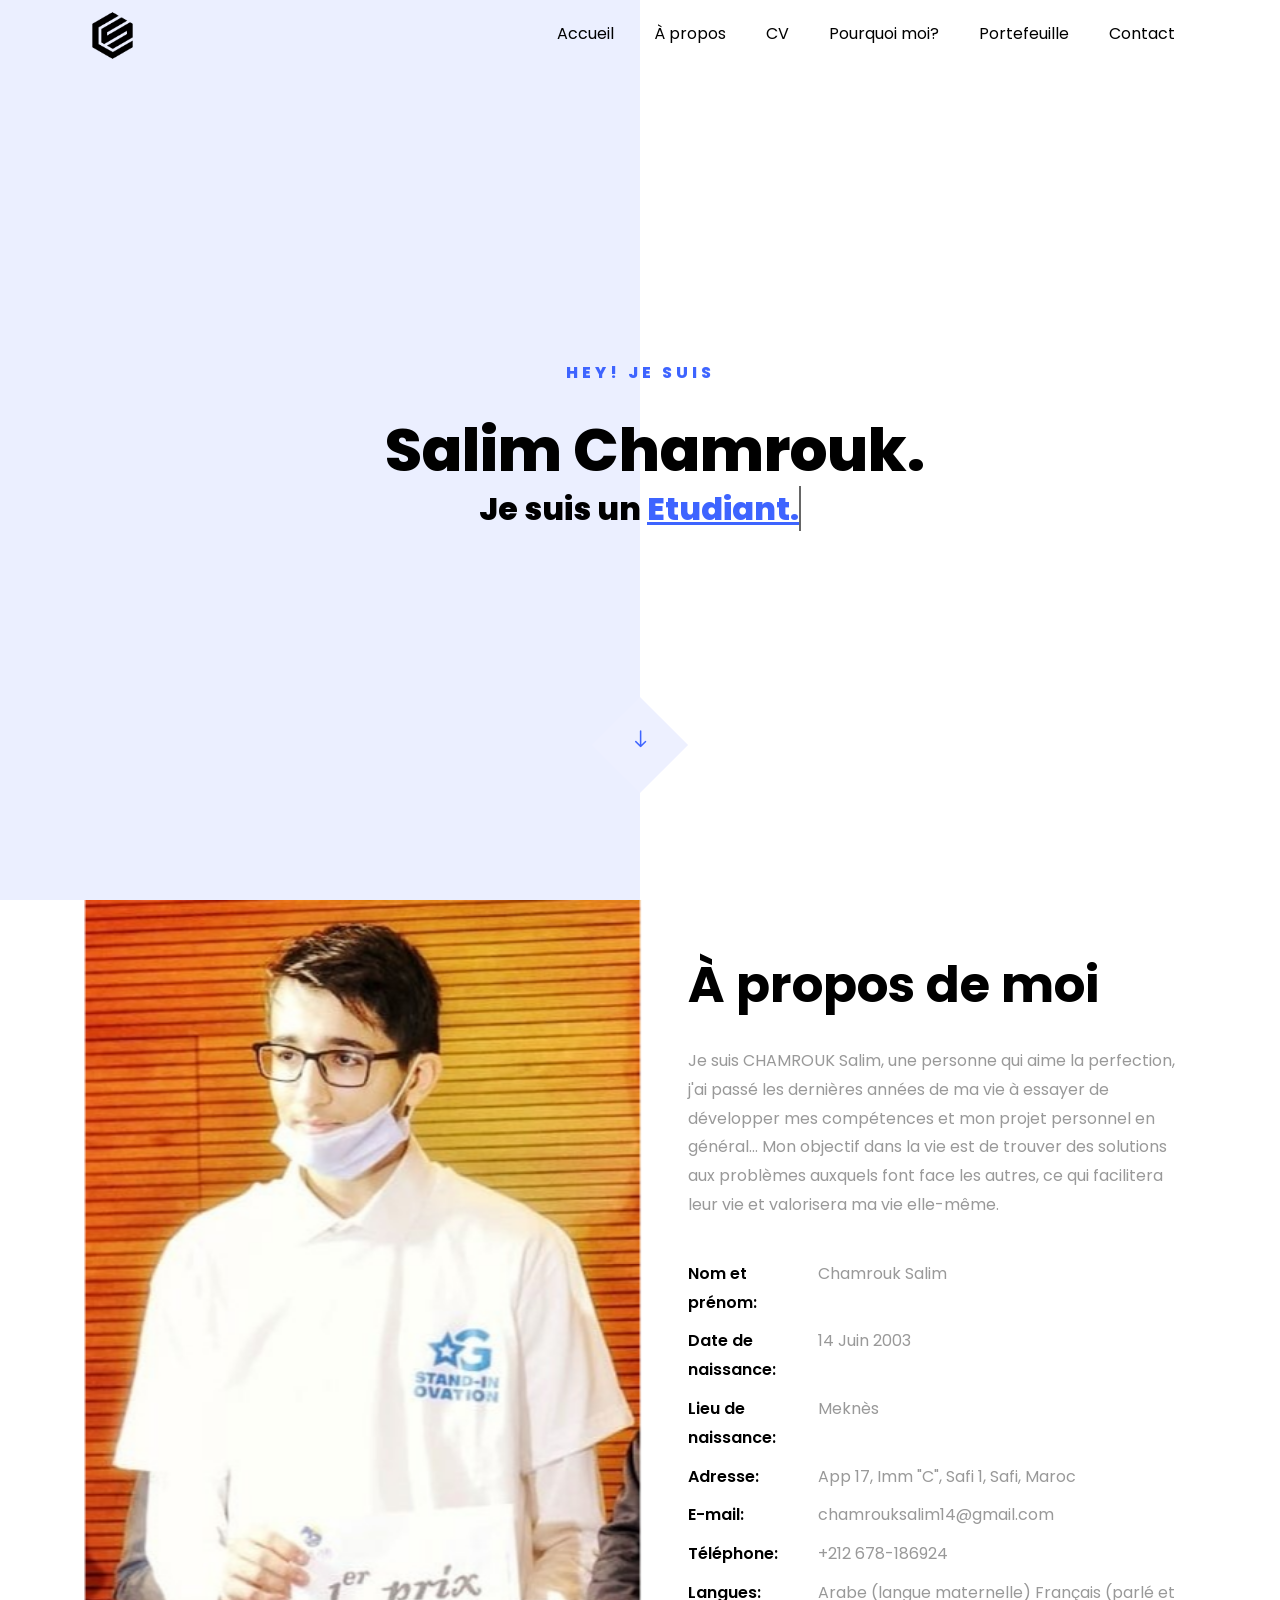
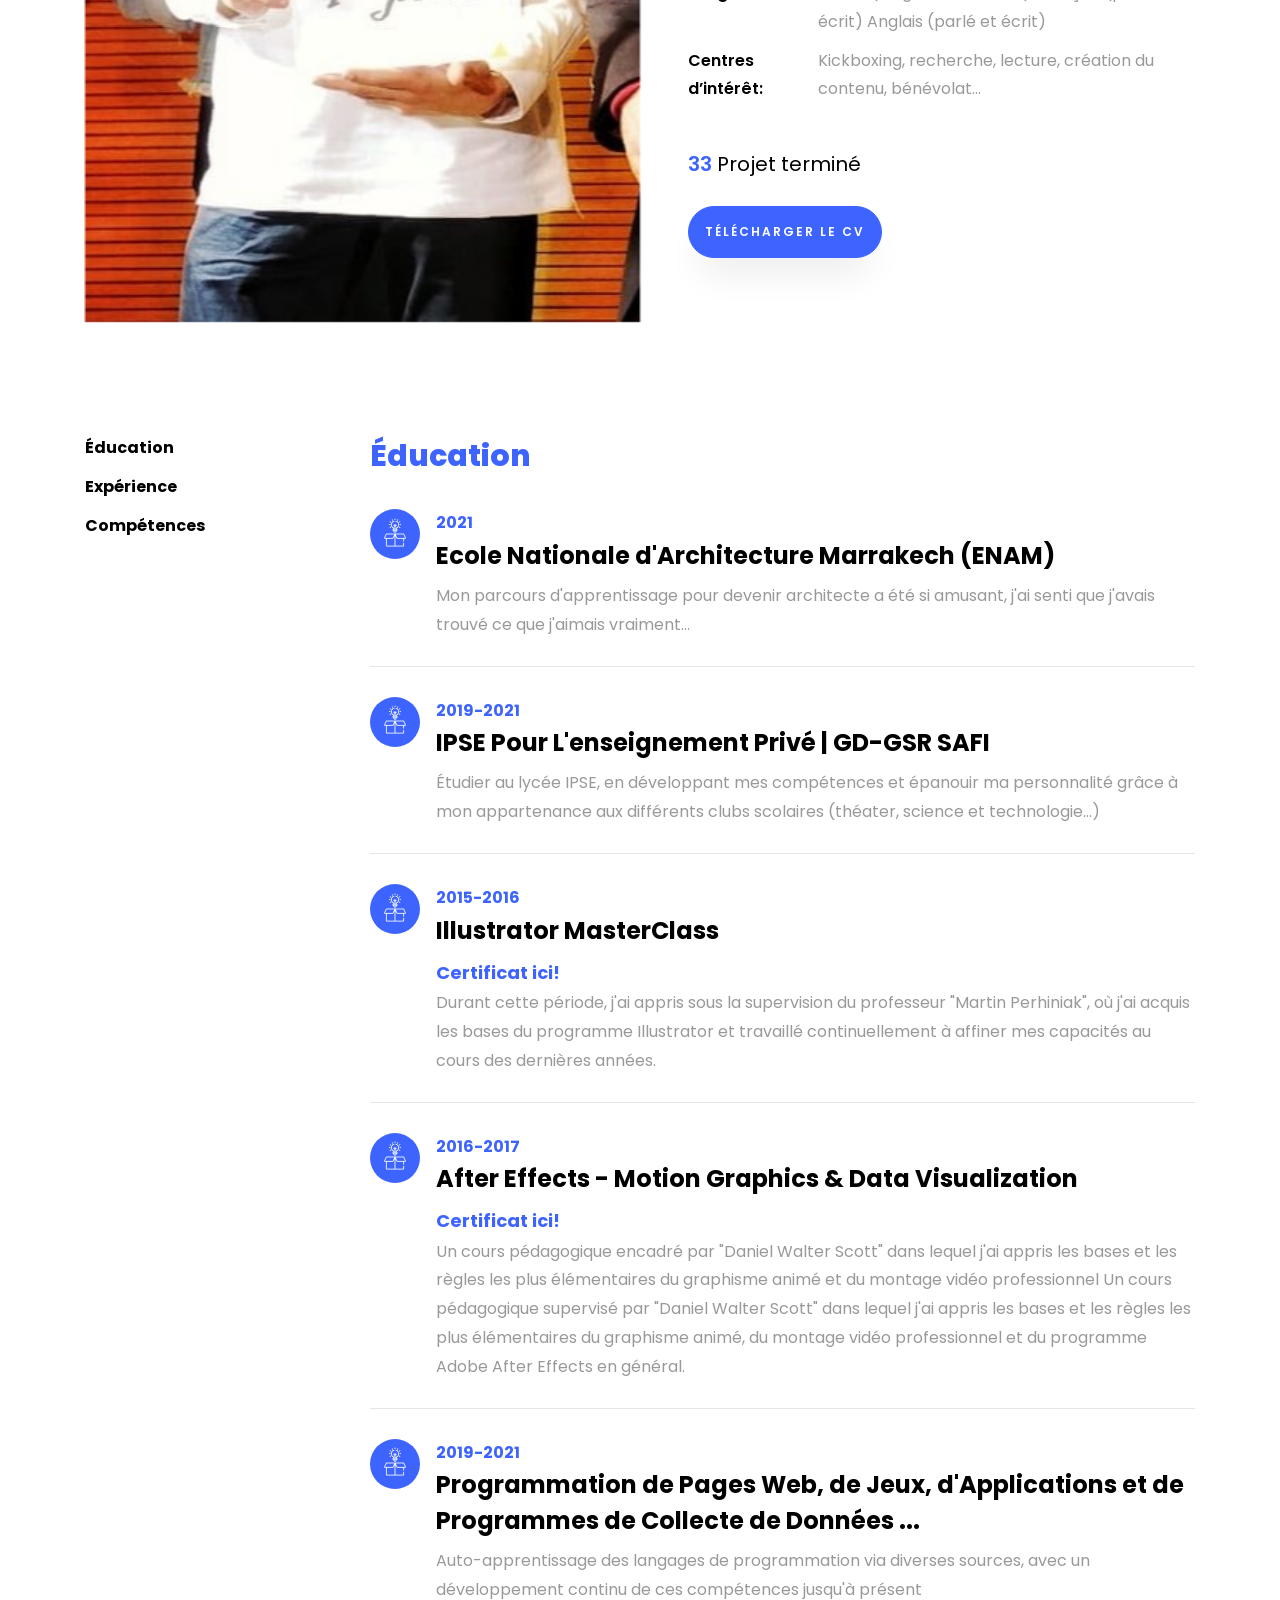
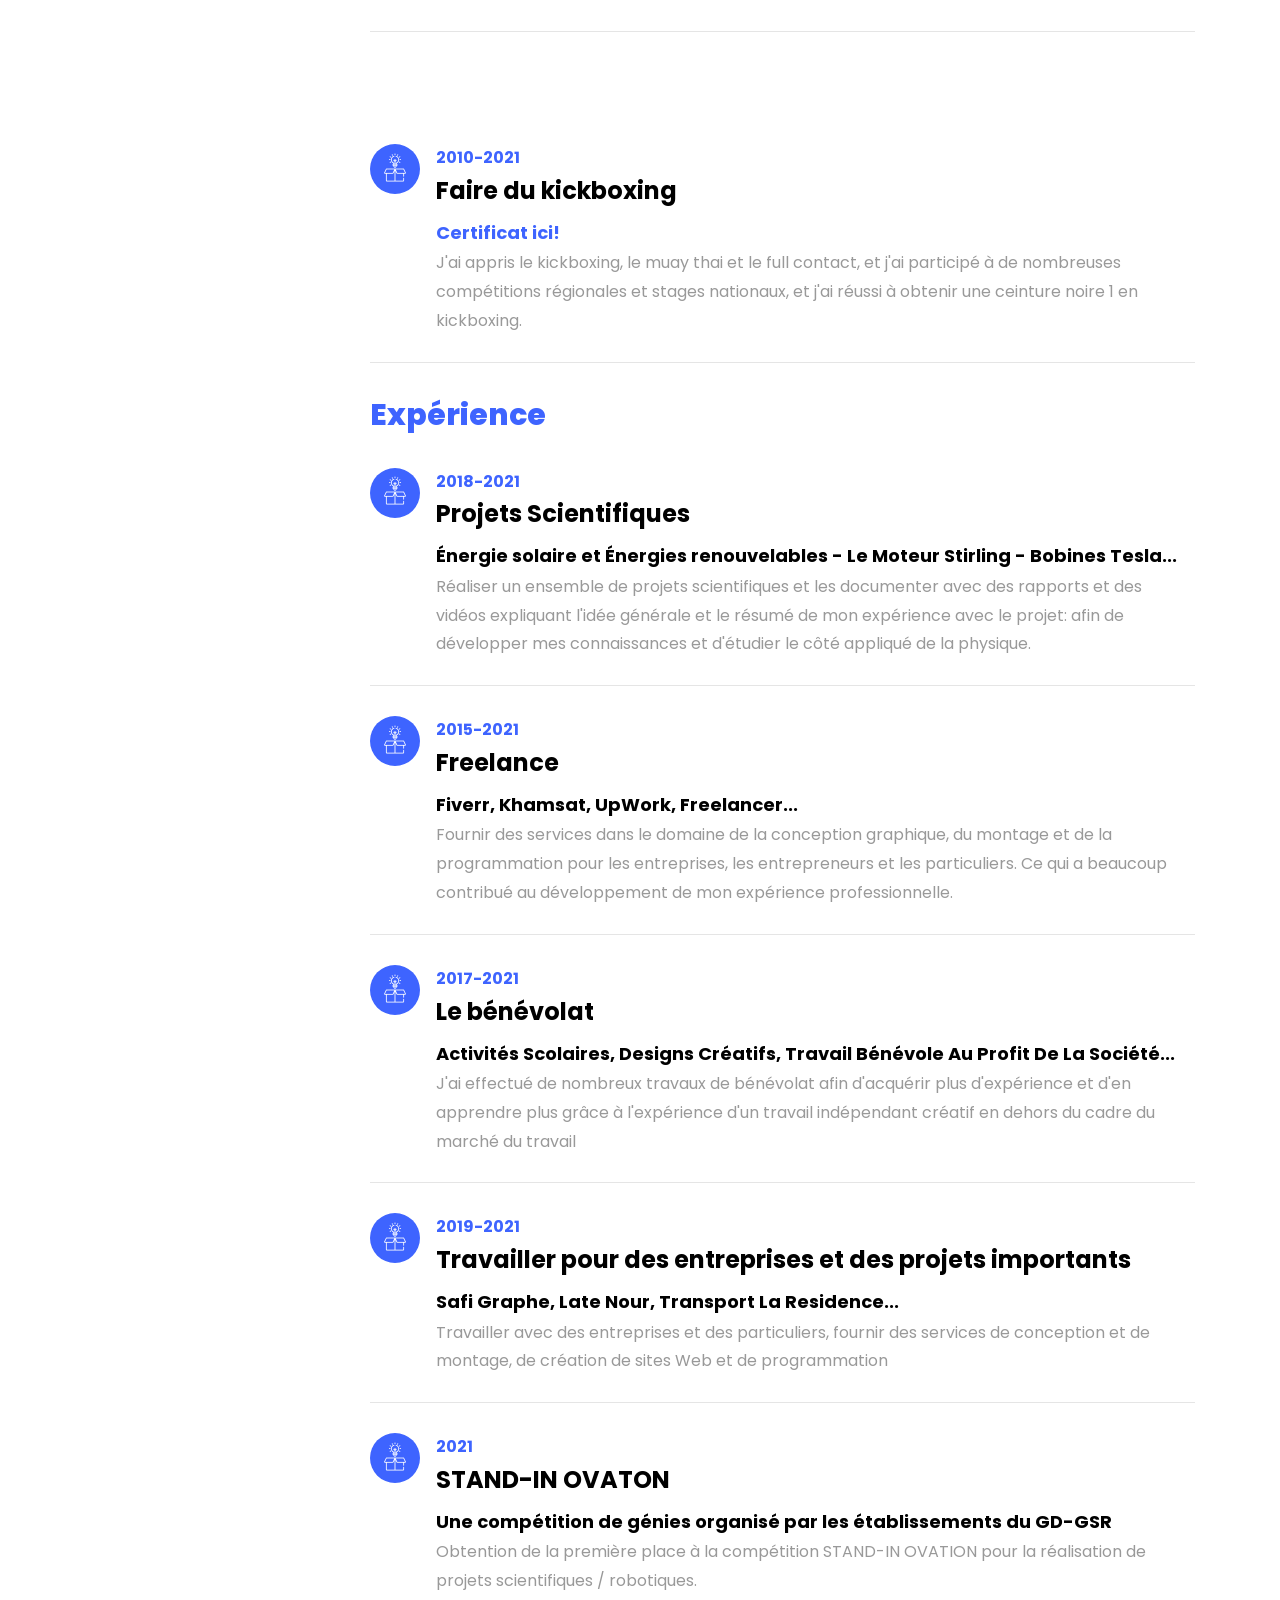
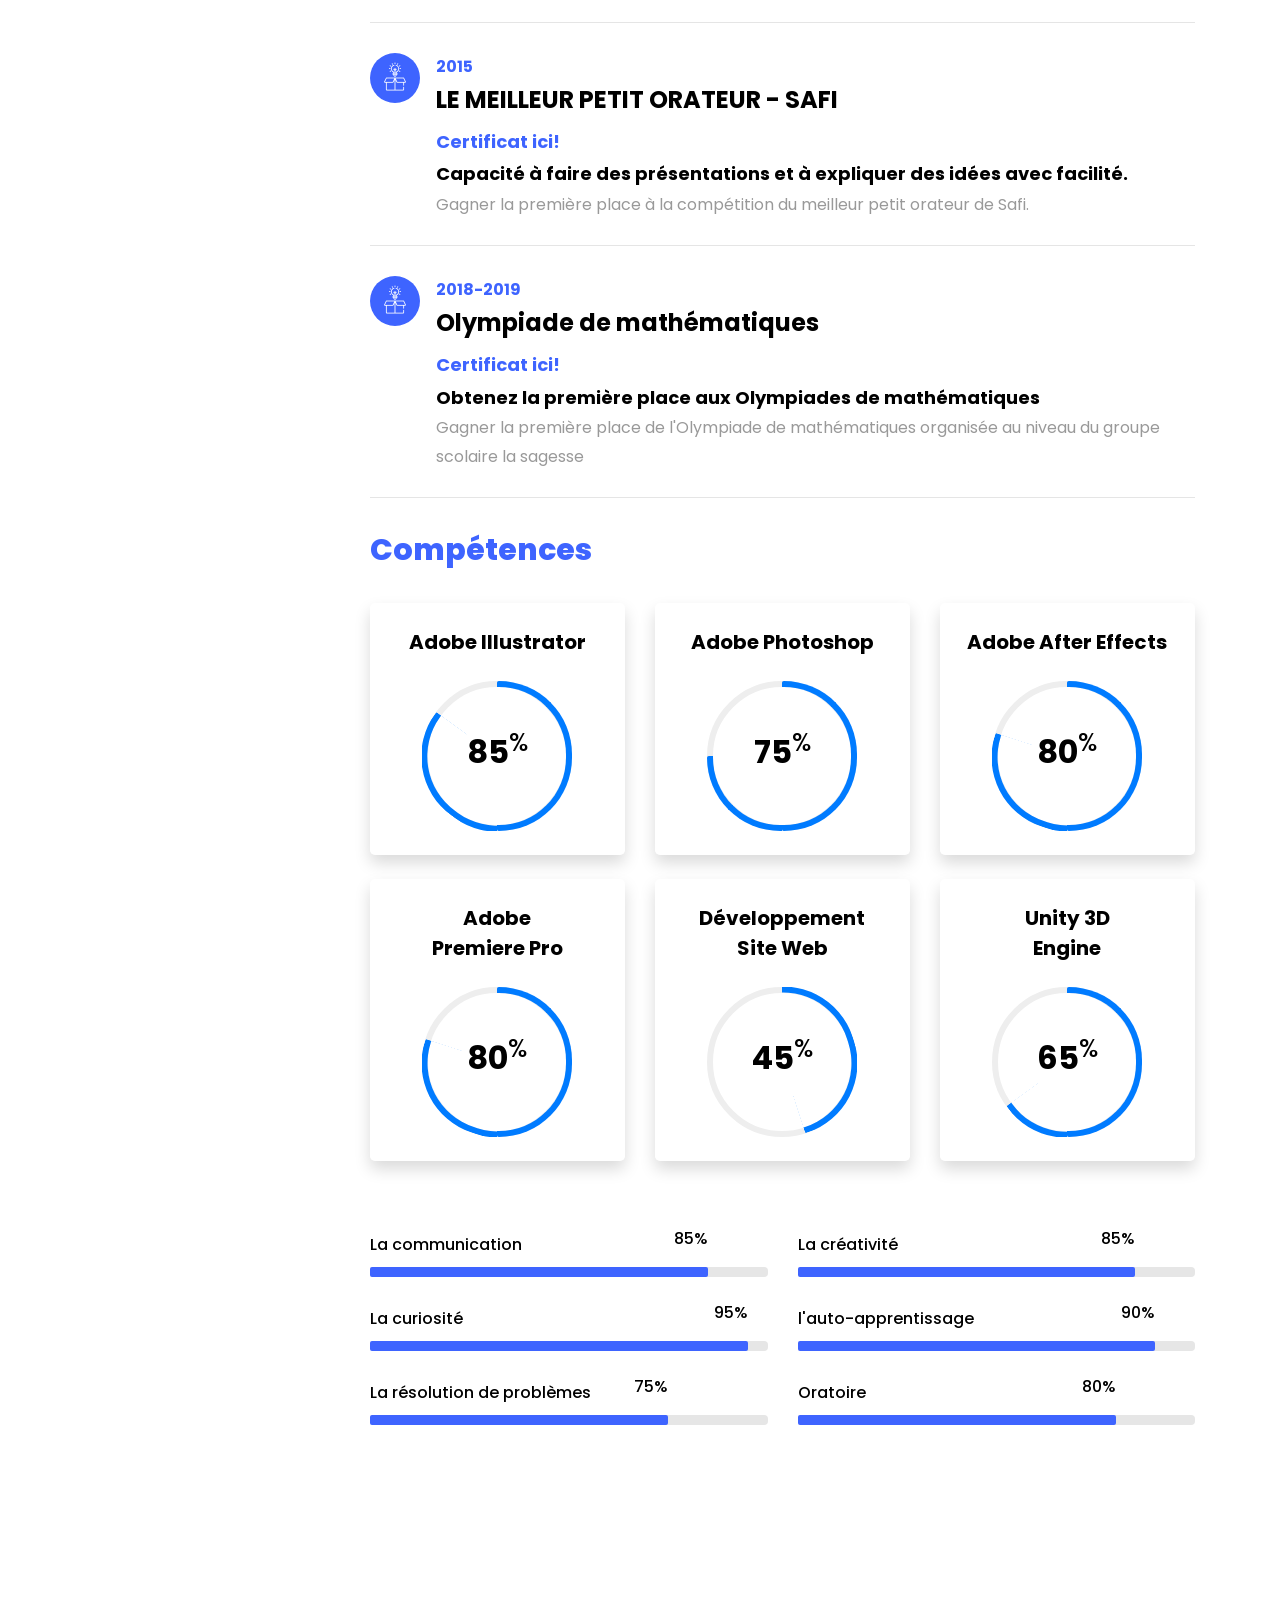
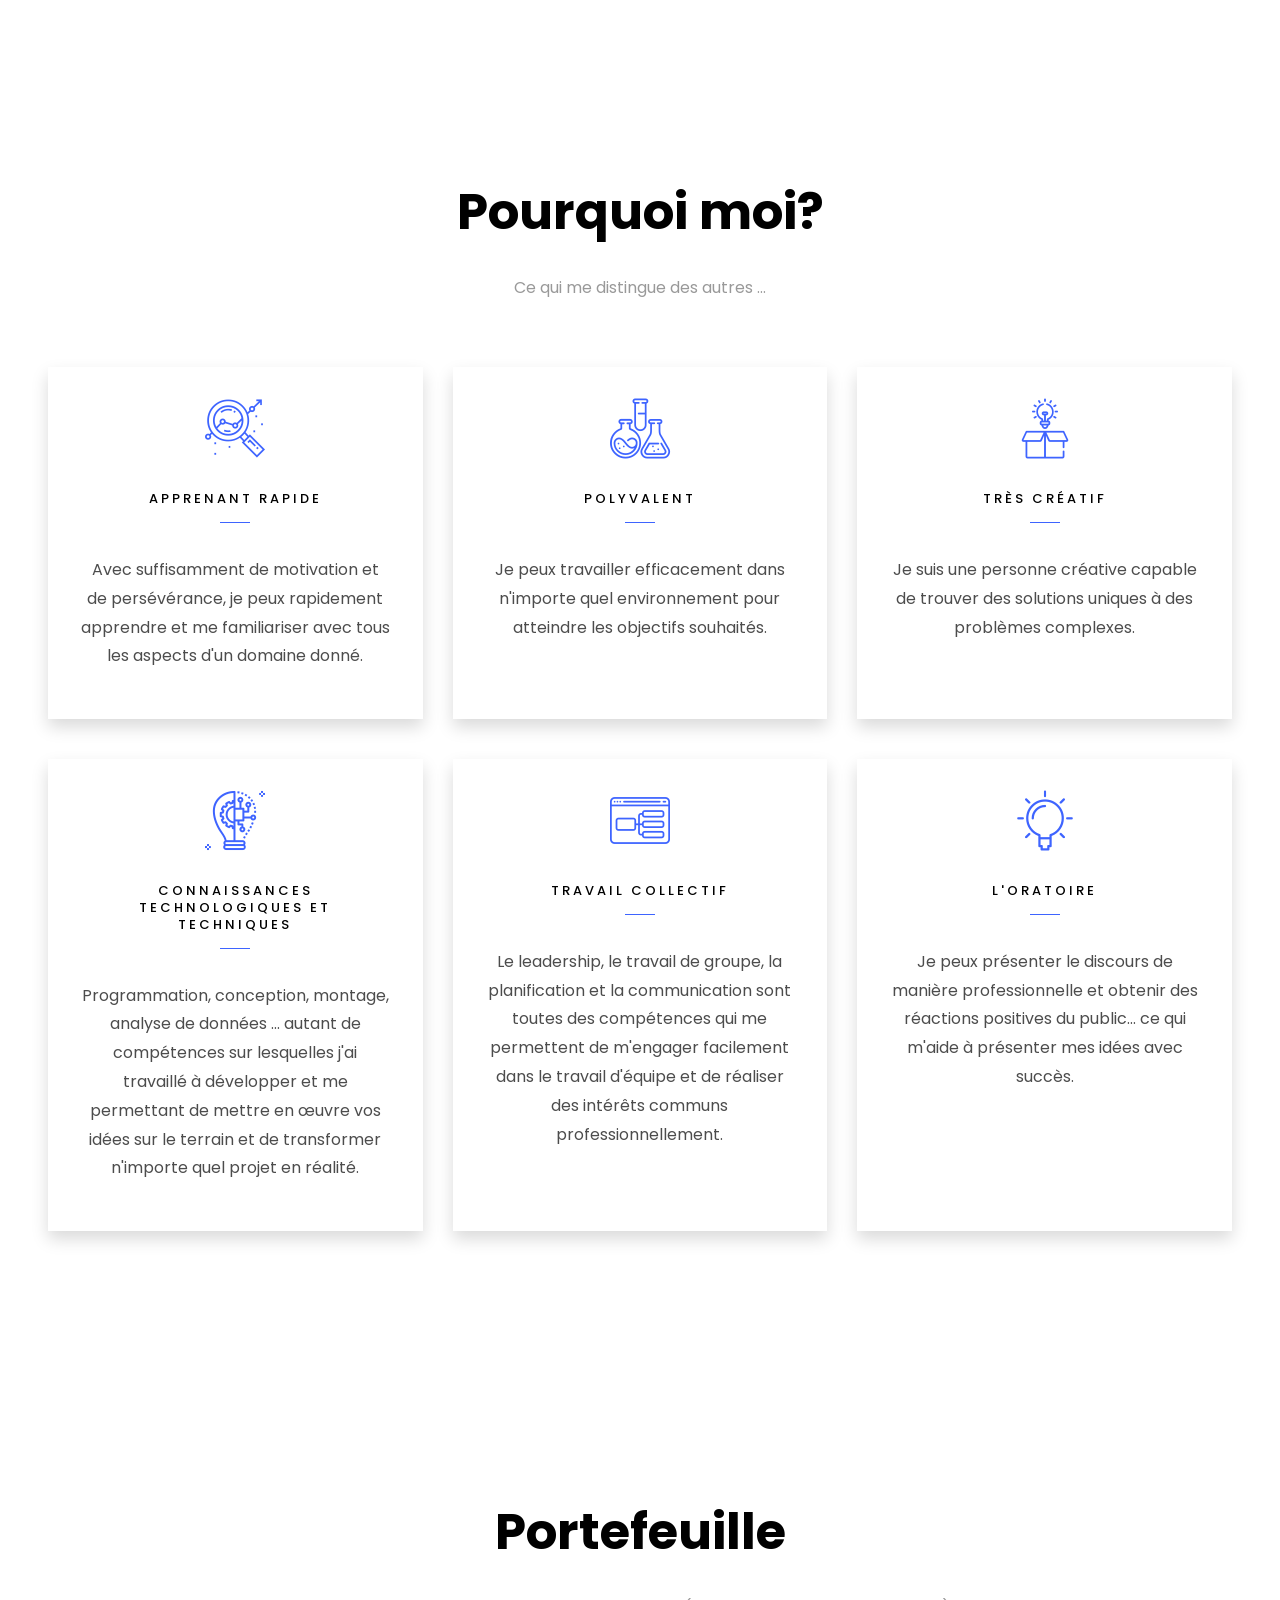
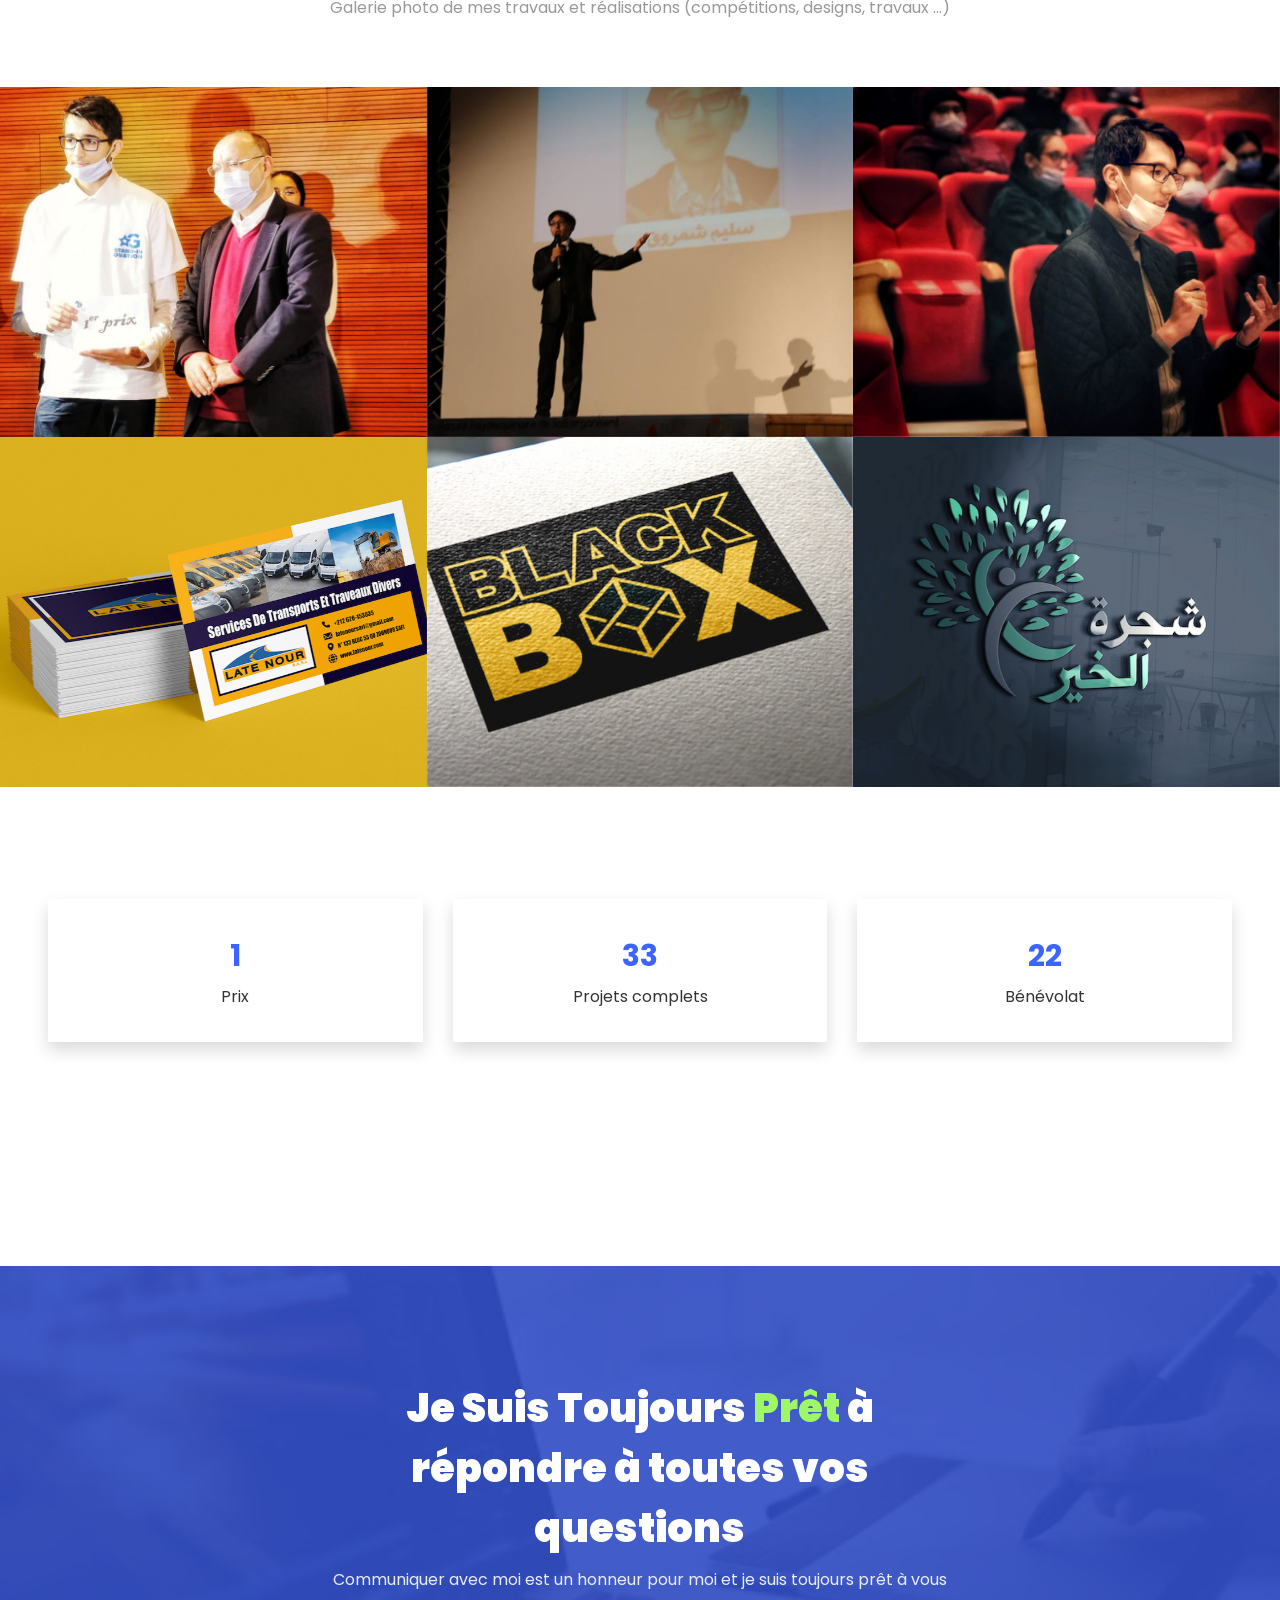
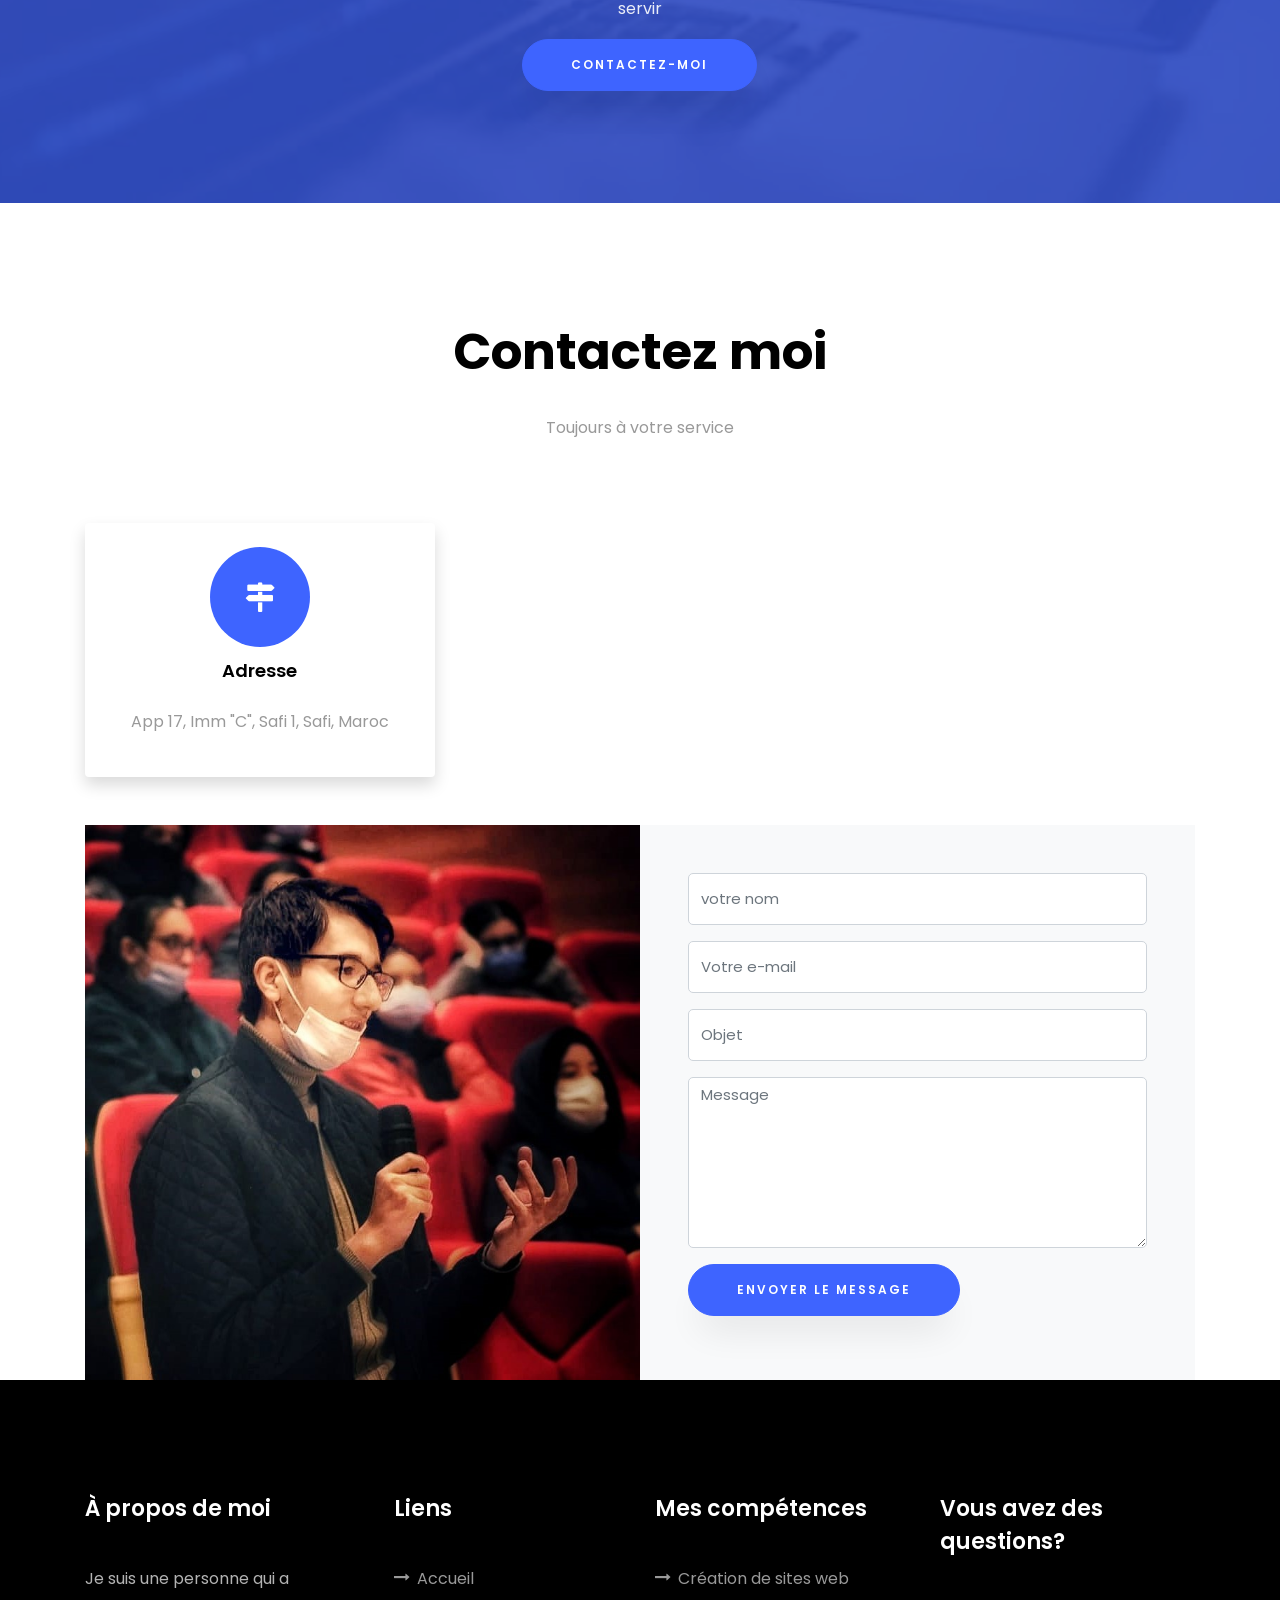
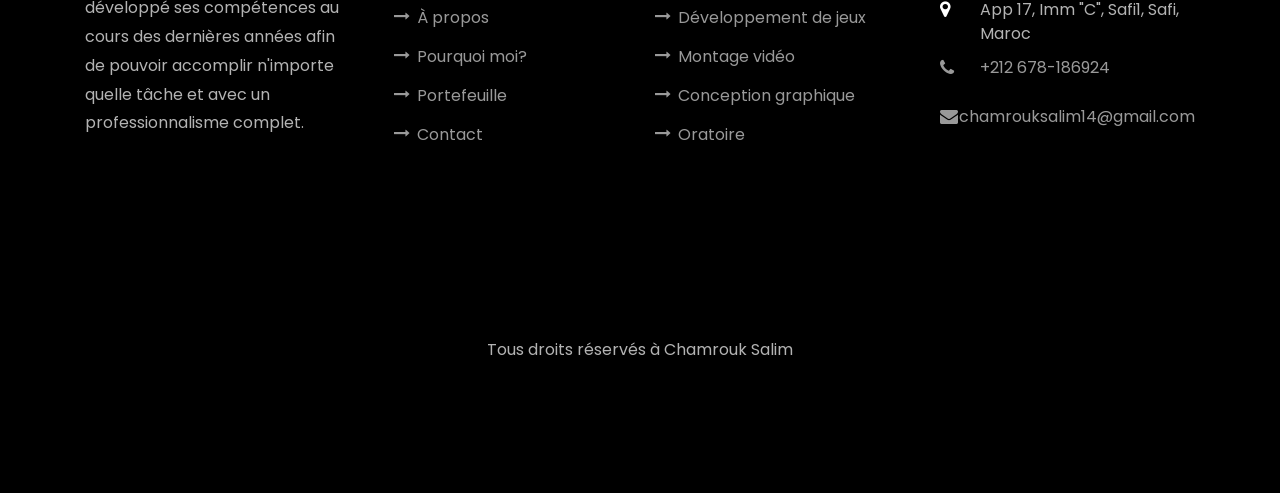
<file: index.html>
<!DOCTYPE html>
<html lang="fr">
  <head>
    <title>Salim Chamrouk</title>
    <meta charset="utf-8">
    <meta name="viewport" content="width=device-width, initial-scale=1, shrink-to-fit=no">
    <meta name="keywords" content="Salim, Chamrouk, Designer, Programmer, Information, SalimChamrouk">
    
    <link href="https://fonts.googleapis.com/css?family=Poppins:100,200,300,400,500,600,700,800,900" rel="stylesheet">

    <link rel="stylesheet" href="css/open-iconic-bootstrap.min.css">
    <link rel="stylesheet" href="css/animate.css">
    
    <link rel="stylesheet" href="css/owl.carousel.min.css">
    <link rel="stylesheet" href="css/owl.theme.default.min.css">
    <link rel="stylesheet" href="css/magnific-popup.css">

    <link rel="stylesheet" href="css/aos.css">

    <link rel="stylesheet" href="css/ionicons.min.css">
    
    <link rel="stylesheet" href="css/flaticon.css">
    <link rel="stylesheet" href="css/icomoon.css">
    <link rel="stylesheet" href="css/style.css">
  </head>
  <body data-spy="scroll" data-target=".site-navbar-target" data-offset="300">
	  
	  
    <nav class="navbar navbar-expand-lg navbar-dark ftco_navbar ftco-navbar-light site-navbar-target" id="ftco-navbar">
	    <div class="container">
	      <img src="images/logo.png" alt="logo" />
	      <button class="navbar-toggler js-fh5co-nav-toggle fh5co-nav-toggle" type="button" data-toggle="collapse" data-target="#ftco-nav" aria-controls="ftco-nav" aria-expanded="false" aria-label="Toggle navigation">
	        <span class="oi oi-menu"></span> Menu
	      </button>

	      <div class="collapse navbar-collapse" id="ftco-nav">
	        <ul class="navbar-nav nav ml-auto">
	          <li class="nav-item"><a href="#home-section" class="nav-link"><span>Accueil</span></a></li>
	          <li class="nav-item"><a href="#about-section" class="nav-link"><span>À propos</span></a></li>
	          <li class="nav-item"><a href="#resume-section" class="nav-link"><span>CV</span></a></li>
	          <li class="nav-item"><a href="#services-section" class="nav-link"><span>Pourquoi moi?</span></a></li>
	          <li class="nav-item"><a href="#projects-section" class="nav-link"><span>Portefeuille
	

</span></a></li>
	          <li class="nav-item"><a href="#contact-section" class="nav-link"><span>Contact</span></a></li>
	        </ul>
	      </div>
	    </div>
	  </nav>
	  <section class="hero-wrap js-fullheight">
      <div class="overlay"></div>
      <div class="container">
        <div class="row no-gutters slider-text js-fullheight justify-content-center align-items-center">
          <div class="col-lg-8 col-md-6 ftco-animate d-flex align-items-center">
          	<div class="text text-center">
          		<span class="subheading">Hey! je suis</span>
		  				<h1>Salim Chamrouk.</h1>
			  				<h2>Je suis un 
								  <span
								     class="txt-rotate"
								     data-period="2000"
								     data-rotate='[ "Etudiant.", "Perfectionniste.", "Ambitieux.", "Graphic Designer.",  "Développeur." ]'></span>
								</h2>
							</div>
            </div>
          </div>
        </div>
      </div>
      <div class="mouse">
				<a href="#" class="mouse-icon">
					<div class="mouse-wheel"><span class="ion-ios-arrow-round-down"></span></div>
				</a>
			</div>
    </section>

    <section class="ftco-about img ftco-section ftco-no-pt ftco-no-pb" id="about-section">
    	<div class="container">
    		<div class="row d-flex no-gutters">
    			<div class="col-md-6 col-lg-6 d-flex">
    				<div class="img-about img d-flex align-items-stretch">
    					<div class="overlay"></div>
	    				<div class="img d-flex align-self-stretch align-items-center" style="background-image:url(images/about1.jpg);">
	    				</div>
    				</div>
    			</div>
    			<div class="col-md-6 col-lg-6 pl-md-5 py-5">
    				<div class="row justify-content-start pb-3">
		          <div class="col-md-12 heading-section ftco-animate">
		          	<h1 class="big">About</h1>
		            <h2 class="mb-4">À propos de moi</h2>
		            <p>Je suis CHAMROUK Salim, une personne qui aime la perfection, j'ai passé les dernières années de ma vie à essayer de développer mes compétences et mon projet personnel en général...
				    	Mon objectif dans la vie est de trouver des solutions aux problèmes auxquels font face les autres, ce qui facilitera leur vie et valorisera ma vie elle-même.</p>
		            <ul class="about-info mt-4 px-md-0 px-2">
		            	<li class="d-flex"><span>Nom et prénom:</span> <span>Chamrouk Salim</span></li>
		            	<li class="d-flex"><span>Date de naissance:</span> <span>14 Juin 2003</span></li>
                        <li class="d-flex"><span>Lieu de naissance:</span> <span>Meknès</span></li>
		            	<li class="d-flex"><span>Adresse:</span> <span>App 17, Imm "C", Safi 1, Safi, Maroc</span></li>
		            	<li class="d-flex"><span>E-mail:</span> <span>chamrouksalim14@gmail.com</span></li>
		            	<li class="d-flex"><span>Téléphone: </span> <span>+212 678-186924</span></li>
                        <li class="d-flex"><span>Langues: </span> <span>Arabe (langue maternelle) Français (parlé et écrit) Anglais (parlé et écrit)</span></li>
                        <li class="d-flex"><span>Centres d’intérêt: </span> <span>Kickboxing, recherche, lecture, création du contenu, bénévolat...</span></li>
		            </ul>
		          </div>
		        </div>
	          <div class="counter-wrap ftco-animate d-flex mt-md-3">
              <div class="text">
              	<p class="mb-4">
	                <span class="number" data-number="83">50</span>
	                <span>Projet terminé</span>
                </p>
                <p><a href="https://drive.google.com/file/d/1nn_iAk914L1xpVjlXfTyk5BE1S3_1Ofq/view?usp=sharing" class="btn btn-primary py-3 px-3">Télécharger le CV</a></p>
              </div>
	          </div>
	        </div>
        </div>
    	</div>
    </section>

    <section class="ftco-section ftco-no-pb goto-here" id="resume-section">
    	<div class="container">
    		<div class="row">
    			<div class="col-md-3">
				    <nav id="navi">
					    <ul>
					      <li><a href="#page-1">Éducation</a></li>
					      <li><a href="#page-2">Expérience</a></li>
					      <li><a href="#page-3">Compétences</a></li>
					    </ul>
					  </nav>
					</div>
					<div class="col-md-9">
					  <div id="page-1" class= "page one">
					  	<h2 class="heading">Éducation</h2>
						  <div class="resume-wrap d-flex ftco-animate">
					    	<div class="icon d-flex align-items-center justify-content-center">
					    		<span class="flaticon-ideas"></span>
					    	</div>
					    	<div class="text pl-3">
		    					<span class="date">2021</span>
		    					<h2>Ecole Nationale d'Architecture Marrakech (ENAM)</h2>
		    					<span class="position">
                                </span>
		    					<p>Mon parcours d'apprentissage pour devenir architecte a été si amusant, j'ai senti que j'avais trouvé ce que j'aimais vraiment...</p>
	    					</div>
	    				</div>
						  <div class="resume-wrap d-flex ftco-animate">
					    	<div class="icon d-flex align-items-center justify-content-center">
					    		<span class="flaticon-ideas"></span>
					    	</div>
					    	<div class="text pl-3">
		    					<span class="date">2019-2021</span>
		    					<h2>IPSE Pour L'enseignement Privé | GD-GSR SAFI</h2>
		    					<p>Étudier au lycée IPSE, en développant mes compétences et épanouir ma personnalité grâce à mon appartenance aux différents clubs scolaires (théater, science et technologie...)</p>
	    					</div>
	    				</div>
					    <div class="resume-wrap d-flex ftco-animate">
					    	<div class="icon d-flex align-items-center justify-content-center">
					    		<span class="flaticon-ideas"></span>
					    	</div>
					    	<div class="text pl-3">
		    					<span class="date">2015-2016</span>
		    					<h2>Illustrator MasterClass</h2>
		    					<span class="position">
                                    <a href="https://udemy-certificate.s3.amazonaws.com/pdf/UC-CAFBBJVL.pdf" target="_blank">Certificat ici!</a> 
                                </span>
		    					<p>Durant cette période, j'ai appris sous la supervision du professeur "Martin Perhiniak", où j'ai acquis les bases du programme Illustrator et travaillé continuellement à affiner mes capacités au cours des dernières années.</p>
	    					</div>
	    				</div>
	    				<div class="resume-wrap d-flex ftco-animate">
	    					<div class="icon d-flex align-items-center justify-content-center">
					    		<span class="flaticon-ideas"></span>
					    	</div>
					    	<div class="text pl-3">
		    					<span class="date">2016-2017</span>
		    					<h2>After Effects - Motion Graphics & Data Visualization</h2>
		    					<span class="position">
                                    <a href="https://udemy-certificate.s3.amazonaws.com/pdf/UC-0NTXWPSL.pdf" target="_blank">Certificat ici!</a> 
                                </span>
		    					<p>Un cours pédagogique encadré par "Daniel Walter Scott" dans lequel j'ai appris les bases et les règles les plus élémentaires du graphisme animé et du montage vidéo professionnel Un cours pédagogique supervisé par "Daniel Walter Scott" dans lequel j'ai appris les bases et les règles les plus élémentaires du graphisme animé, du montage vidéo professionnel et du programme Adobe After Effects en général.</p>
		    				</div>
	    				</div>
	    				<div class="resume-wrap d-flex ftco-animate">
	    					<div class="icon d-flex align-items-center justify-content-center">
					    		<span class="flaticon-ideas"></span>
					    	</div>
					    	<div class="text pl-3">
		    					<span class="date">2019-2021</span>
		    					<h2>Programmation de Pages Web, de Jeux, d'Applications et de Programmes de Collecte de Données ...</h2>
		    					<p>Auto-apprentissage des langages de programmation via diverses sources, avec un développement continu de ces compétences jusqu'à présent</p>
		    				</div>
	    				</div>
					  </div>
					  <div class="resume-wrap d-flex ftco-animate">
						<div class="icon d-flex align-items-center justify-content-center">
							<span class="flaticon-ideas"></span>
						</div>
						<div class="text pl-3">
							<span class="date">2010-2021</span>
							<h2>Faire du kickboxing</h2>
							<span class="position">
								<a href="https://drive.google.com/file/d/1GCzHSBJIDaBYxYM4MzSOftuoQd68fPOz/view?usp=sharing" target="_blank">Certificat ici!</a> 
							</span>
							<p>J'ai appris le kickboxing, le muay thai et le full contact, et j'ai participé à de nombreuses compétitions régionales et stages nationaux, et j'ai réussi à obtenir une ceinture noire 1 en kickboxing.</p>
						</div>
					</div>

					  <div id="page-2" class= "page two">
					  	<h2 class="heading">Expérience</h2>
					    <div class="resume-wrap d-flex ftco-animate">
					    	<div class="icon d-flex align-items-center justify-content-center">
					    		<span class="flaticon-ideas"></span>
					    	</div>
					    	<div class="text pl-3">
		    					<span class="date">2018-2021</span>
		    					<h2>Projets Scientifiques</h2>
		    					<span class="position">Énergie solaire et Énergies renouvelables - Le Moteur Stirling - Bobines Tesla...</span>
		    					<p>Réaliser un ensemble de projets scientifiques et les documenter avec des rapports et des vidéos expliquant l'idée générale et le résumé de mon expérience avec le projet: afin de développer mes connaissances et d'étudier le côté appliqué de la physique.</p>
		    				</div>
	    				</div>
						<div class="resume-wrap d-flex ftco-animate">
	    					<div class="icon d-flex align-items-center justify-content-center">
					    		<span class="flaticon-ideas"></span>
					    	</div>
					    	<div class="text pl-3">
		    					<span class="date">2015-2021</span>
		    					<h2>Freelance</h2>
		    					<span class="position">Fiverr, Khamsat, UpWork, Freelancer...</span>
		    					<p>Fournir des services dans le domaine de la conception graphique, du montage et de la programmation pour les entreprises, les entrepreneurs et les particuliers. Ce qui a beaucoup contribué au développement de mon expérience professionnelle.</p>
		    				</div>
	    				</div>
	    				<div class="resume-wrap d-flex ftco-animate">
	    					<div class="icon d-flex align-items-center justify-content-center">
					    		<span class="flaticon-ideas"></span>
					    	</div>
					    	<div class="text pl-3">
		    					<span class="date">2017-2021</span>
		    					<h2>Le bénévolat</h2>
		    					<span class="position">Activités Scolaires, Designs Créatifs, Travail Bénévole Au Profit De La Société...</span>
		    					<p>J'ai effectué de nombreux travaux de bénévolat afin d'acquérir plus d'expérience et d'en apprendre plus grâce à l'expérience d'un travail indépendant créatif en dehors du cadre du marché du travail</p>
		    				</div>
	    				</div>
	    				<div class="resume-wrap d-flex ftco-animate">
	    					<div class="icon d-flex align-items-center justify-content-center">
					    		<span class="flaticon-ideas"></span>
					    	</div>
					    	<div class="text pl-3">
		    					<span class="date">2019-2021</span>
		    					<h2>Travailler pour des entreprises et des projets importants</h2>
		    					<span class="position">Safi Graphe, Late Nour, Transport La Residence...</span>
		    					<p>Travailler avec des entreprises et des particuliers, fournir des services de conception et de montage, de création de sites Web et de programmation</p>
		    				</div>
	    				</div>
						<div class="resume-wrap d-flex ftco-animate">
	    					<div class="icon d-flex align-items-center justify-content-center">
					    		<span class="flaticon-ideas"></span>
					    	</div>
					    	<div class="text pl-3">
		    					<span class="date">2021</span>
		    					<h2>STAND-IN OVATON</h2>
		    					<span class="position">Une compétition de génies organisé par les établissements du GD-GSR</span>
		    					<p>Obtention de la première place à la compétition STAND-IN OVATION pour la réalisation de projets scientifiques / robotiques.</p>
		    				</div>
	    				</div>
						<div class="resume-wrap d-flex ftco-animate">
	    					<div class="icon d-flex align-items-center justify-content-center">
					    		<span class="flaticon-ideas"></span>
					    	</div>
					    	<div class="text pl-3">
		    					<span class="date">2015</span>
		    					<h2>LE MEILLEUR PETIT ORATEUR - SAFI</h2>
								<span class="position">
								<a href="https://drive.google.com/file/d/1tpsKfyhABfxrdHosR1qjp_jw_ORWR7Bx/view?usp=sharing" target="_blank">Certificat ici!</a> 
								</span>
		    					<span class="position"></br>Capacité à faire des présentations et à expliquer des idées avec facilité.</span>
		    					<p>Gagner la première place à la compétition du meilleur petit orateur de Safi.</p>
		    				</div>
	    				</div>
						<div class="resume-wrap d-flex ftco-animate">
	    					<div class="icon d-flex align-items-center justify-content-center">
					    		<span class="flaticon-ideas"></span>
					    	</div>
					    	<div class="text pl-3">
		    					<span class="date">2018-2019</span>
		    					<h2>Olympiade de mathématiques</h2>
								<span class="position">
								<a href="https://drive.google.com/file/d/1rpQS6fUg748XMAktQS71P8a-W8s6Fvr4/view?usp=sharing" target="_blank">Certificat ici!</a> 
								</span>
		    					<span class="position"></br>Obtenez la première place aux Olympiades de mathématiques</span>
		    					<p>Gagner la première place de l'Olympiade de mathématiques organisée au niveau du groupe scolaire la sagesse</p>
		    				</div>
	    				</div>
					  <div id="page-3" class= "page three">
					  	<h2 class="heading">Compétences</h2>
					  	<div class="row progress-circle mb-5">
					  		<div class="col-lg-4 mb-4">
						      <div class="bg-white rounded-lg shadow p-4">
						        <h2 class="h5 font-weight-bold text-center mb-4">Adobe Illustrator</h2>

						        <!-- Progress bar 1 -->
						        <div class="progress mx-auto" data-value='85'>
						          <span class="progress-left">
                        <span class="progress-bar border-primary"></span>
						          </span>
						          <span class="progress-right">
                        <span class="progress-bar border-primary"></span>
						          </span>
						          <div class="progress-value w-100 h-100 rounded-circle d-flex align-items-center justify-content-center">
						            <div class="h2 font-weight-bold">85<sup class="small">%</sup></div>
						          </div>
						        </div>
						        <!-- END -->

						        <!-- END -->
						      </div>
						    </div>

						    <div class="col-lg-4 mb-4">
						      <div class="bg-white rounded-lg shadow p-4">
						        <h2 class="h5 font-weight-bold text-center mb-4">Adobe Photoshop</h2>

						        <!-- Progress bar 1 -->
						        <div class="progress mx-auto" data-value='75'>
						          <span class="progress-left">
                        <span class="progress-bar border-primary"></span>
						          </span>
						          <span class="progress-right">
                        <span class="progress-bar border-primary"></span>
						          </span>
						          <div class="progress-value w-100 h-100 rounded-circle d-flex align-items-center justify-content-center">
						            <div class="h2 font-weight-bold">75<sup class="small">%</sup></div>
						          </div>
						        </div>
						        <!-- END -->
	
						        <!-- END -->
						      </div>
						    </div>

						    <div class="col-lg-4 mb-4">
						      <div class="bg-white rounded-lg shadow p-4">
						        <h2 class="h5 font-weight-bold text-center mb-4">Adobe After Effects</h2>

						        <!-- Progress bar 1 -->
						        <div class="progress mx-auto" data-value='80'>
						          <span class="progress-left">
                        <span class="progress-bar border-primary"></span>
						          </span>
						          <span class="progress-right">
                        <span class="progress-bar border-primary"></span>
						          </span>
						          <div class="progress-value w-100 h-100 rounded-circle d-flex align-items-center justify-content-center">
						            <div class="h2 font-weight-bold">80<sup class="small">%</sup></div>
						          </div>
						        </div>
						        <!-- END -->

						        <!-- END -->
						      </div>
						    </div>
                            
                            <div class="col-lg-4 mb-4">
						      <div class="bg-white rounded-lg shadow p-4">
						        <h2 class="h5 font-weight-bold text-center mb-4">Adobe <br> Premiere Pro</h2>

						        <!-- Progress bar 1 -->
						        <div class="progress mx-auto" data-value='80'>
						          <span class="progress-left">
                        <span class="progress-bar border-primary"></span>
						          </span>
						          <span class="progress-right">
                        <span class="progress-bar border-primary"></span>
						          </span>
						          <div class="progress-value w-100 h-100 rounded-circle d-flex align-items-center justify-content-center">
						            <div class="h2 font-weight-bold">80<sup class="small">%</sup></div>
						          </div>
						        </div>
						        <!-- END -->

						        <!-- END -->
						      </div>
						    </div>
                            
                            <div class="col-lg-4 mb-4">
						      <div class="bg-white rounded-lg shadow p-4">
						        <h2 class="h5 font-weight-bold text-center mb-4">Développement <br> Site Web</h2>

						        <!-- Progress bar 1 -->
						        <div class="progress mx-auto" data-value='45'>
						          <span class="progress-left">
                        <span class="progress-bar border-primary"></span>
						          </span>
						          <span class="progress-right">
                        <span class="progress-bar border-primary"></span>
						          </span>
						          <div class="progress-value w-100 h-100 rounded-circle d-flex align-items-center justify-content-center">
						            <div class="h2 font-weight-bold">45<sup class="small">%</sup></div>
						          </div>
						        </div>
						        <!-- END -->

						        <!-- END -->
						      </div>
						    </div>
                            
                            <div class="col-lg-4 mb-4">
						      <div class="bg-white rounded-lg shadow p-4">
						        <h2 class="h5 font-weight-bold text-center mb-4">Unity 3D <br> Engine</h2>

						        <!-- Progress bar 1 -->
						        <div class="progress mx-auto" data-value='65'>
						          <span class="progress-left">
                        <span class="progress-bar border-primary"></span>
						          </span>
						          <span class="progress-right">
                        <span class="progress-bar border-primary"></span>
						          </span>
						          <div class="progress-value w-100 h-100 rounded-circle d-flex align-items-center justify-content-center">
						            <div class="h2 font-weight-bold">65<sup class="small">%</sup></div>
						          </div>
						        </div>
						        <!-- END -->

						        <!-- END -->
						      </div>
						    </div>
                            
					  	</div>
					  	<div class="row">
					  		<div class="col-md-6 animate-box">
									<div class="progress-wrap ftco-animate">
										<h3>La communication</h3>
										<div class="progress">
										 	<div class="progress-bar color-1" role="progressbar" aria-valuenow="100"
										  	aria-valuemin="0" aria-valuemax="100" style="width:85%">
										    <span>85%</span>
										  	</div>
										</div>
									</div>
								</div>
								<div class="col-md-6 animate-box">
									<div class="progress-wrap ftco-animate">
										<h3>La créativité</h3>
										<div class="progress">
										 	<div class="progress-bar color-2" role="progressbar" aria-valuenow="100"
										  	aria-valuemin="0" aria-valuemax="100" style="width:85%">
										    <span>85%</span>
										  	</div>
										</div>
									</div>
								</div>
								<div class="col-md-6 animate-box">
									<div class="progress-wrap ftco-animate">
										<h3>La curiosité</h3>
										<div class="progress">
										 	<div class="progress-bar color-3" role="progressbar" aria-valuenow="100"
										  	aria-valuemin="0" aria-valuemax="100" style="width:95%">
										    <span>95%</span>
										  	</div>
										</div>
									</div>
								</div>
								<div class="col-md-6 animate-box">
									<div class="progress-wrap ftco-animate">
										<h3>l'auto-apprentissage</h3>
										<div class="progress">
										 	<div class="progress-bar color-4" role="progressbar" aria-valuenow="100"
										  	aria-valuemin="0" aria-valuemax="100" style="width:90%">
										    <span>90%</span>
										  	</div>
										</div>
									</div>
								</div>
								<div class="col-md-6 animate-box">
									<div class="progress-wrap ftco-animate">
										<h3>La résolution de problèmes</h3>
										<div class="progress">
										 	<div class="progress-bar color-5" role="progressbar" aria-valuenow="100"
										  	aria-valuemin="0" aria-valuemax="100" style="width:75%">
										    <span>75%</span>
										  	</div>
										</div>
									</div>
								</div>
								<div class="col-md-6 animate-box">
									<div class="progress-wrap ftco-animate">
										<h3>Oratoire</h3>
										<div class="progress">
										 	<div class="progress-bar color-6" role="progressbar" aria-valuenow="100"
										  	aria-valuemin="0" aria-valuemax="100" style="width:80%">
										    <span>80%</span>
										  	</div>
										</div>
									</div>
								</div>
					  	</div>
					  </div>
					</div>
			  </div>
    	</div>
    </section>

    <section class="ftco-section" id="services-section">
    	<div class="container-fluid px-md-5">
    		<div class="row justify-content-center py-5 mt-5">
          <div class="col-md-12 heading-section text-center ftco-animate">
          	<h1 class="big big-2">Pourquoi moi?</h1>
            <h2 class="mb-4">Pourquoi moi?</h2>
            <p>Ce qui me distingue des autres ...</p>
          </div>
        </div>
    		<div class="row">
					<div class="col-md-4 text-center d-flex ftco-animate">
						<a href="#" class="services-1 shadow">
							<span class="icon">
								<i class="flaticon-analysis"></i>
							</span>
							<div class="desc">
								<h3 class="mb-5">Apprenant rapide</h3>
								<p>Avec suffisamment de motivation et de persévérance, je peux rapidement apprendre et me familiariser avec tous les aspects d'un domaine donné.</p>
							</div>
						</a>
					</div>
					<div class="col-md-4 text-center d-flex ftco-animate">
						<a href="#" class="services-1 shadow">
							<span class="icon">
								<i class="flaticon-flasks"></i>
							</span>
							<div class="desc">
								<h3 class="mb-5">Polyvalent</h3>
								<p>Je peux travailler efficacement dans n'importe quel environnement pour atteindre les objectifs souhaités.</p>
							</div>
						</a>
					</div>
					<div class="col-md-4 text-center d-flex ftco-animate">
						<a href="#" class="services-1 shadow">
							<span class="icon">
								<i class="flaticon-ideas"></i>
							</span>
							<div class="desc">
								<h3 class="mb-5">Très créatif</h3>
								<p>Je suis une personne créative capable de trouver des solutions uniques à des problèmes complexes.</p>
							</div>
						</a>
					</div>

					<div class="col-md-4 text-center d-flex ftco-animate">
						<a href="#" class="services-1 shadow">
							<span class="icon">
								<i class="flaticon-innovation"></i>
							</span>
							<div class="desc">
								<h3 class="mb-5">Connaissances technologiques et techniques</h3>
								<p>Programmation, conception, montage, analyse de données ... autant de compétences sur lesquelles j'ai travaillé à développer et me permettant de mettre en œuvre vos idées sur le terrain et de transformer n'importe quel projet en réalité. </p>
							</div>
						</a>
					</div>
					<div class="col-md-4 text-center d-flex ftco-animate">
						<a href="#" class="services-1 shadow">
							<span class="icon">
								<i class="flaticon-ux-design"></i>
							</span>
							<div class="desc">
								<h3 class="mb-5">travail collectif</h3>
								<p>Le leadership, le travail de groupe, la planification et la communication sont toutes des compétences qui me permettent de m'engager facilement dans le travail d'équipe et de réaliser des intérêts communs professionnellement.</p>
							</div>
						</a>
					</div>
					<div class="col-md-4 text-center d-flex ftco-animate">
						<a href="#" class="services-1 shadow">
							<span class="icon">
								<i class="flaticon-idea"></i>
							</span>
							<div class="desc">
								<h3 class="mb-5">l'oratoire</h3>
								<p>Je peux présenter le discours de manière professionnelle et obtenir des réactions positives du public... ce qui m'aide à présenter mes idées avec succès.</p>
							</div>
						</a>
					</div>
				</div>
    	</div>
    </section>
 

    <section class="ftco-section ftco-project" id="projects-section">
    	<div class="container-fluid px-md-0">
    		<div class="row no-gutters justify-content-center pb-5">
          <div class="col-md-12 heading-section text-center ftco-animate">
          	<h1 class="big big-2">Projects</h1>
            <h2 class="mb-4">Portefeuille</h2>
            <p>Galerie photo de mes travaux et réalisations (compétitions, designs, travaux ...)</p>
          </div>
        </div>
    		<div class="row no-gutters">
    			<div class="col-md-4">
    				<div class="project img ftco-animate d-flex justify-content-center align-items-center" style="background-image: url(images/work-1.jpg);">
    					<div class="overlay"></div>
	    				<div class="text text-center p-4">
	    					<h3><a href="#">Compétition STAND-IN OVATION</a></h3>
	    					<span>Une compétition de génies</span>
	    				</div>
    				</div>
  				</div>
  				<div class="col-md-4">
    				<div class="project img ftco-animate d-flex justify-content-center align-items-center" style="background-image: url(images/work-2.jpg);">
    					<div class="overlay"></div>
	    				<div class="text text-center p-4">
	    					<h3><a href="#">Compétition LE MEILLEUR PETIT ORATEUR - SAFI</a></h3>
	    					<span>L'art de prise de la parole en public</span>
	    				</div>
    				</div>
  				</div>

    			<div class="col-md-4">
    				<div class="project img ftco-animate d-flex justify-content-center align-items-center" style="background-image: url(images/work-3.jpg);">
    					<div class="overlay"></div>
	    				<div class="text text-center p-4">
	    					<h3><a href="#">Participation à des séminaires éducatifs </a></h3>
	    					<span>Expression d'opinion et participation effective</span>
	    				</div>
    				</div>
    			</div>
    			<div class="col-md-4">
    				<div class="project img ftco-animate d-flex justify-content-center align-items-center" style="background-image: url(images/work-4.jpg);">
    					<div class="overlay"></div>
	    				<div class="text text-center p-4">
	    					<h3><a href="#">Conception de Business Cards</a></h3>
	    					<span>Late Nour</span>
	    				</div>
    				</div>
    			</div>
    			<div class="col-md-4">
    				<div class="project img ftco-animate d-flex justify-content-center align-items-center" style="background-image: url(images/work-5.jpg);">
    					<div class="overlay"></div>
	    				<div class="text text-center p-4">
	    					<h3><a href="#">Création de logo</a></h3>
	    					<span>Black Box</span>
	    				</div>
    				</div>
    			</div>
    			<div class="col-md-4">
    				<div class="project img ftco-animate d-flex justify-content-center align-items-center" style="background-image: url(images/work-6.jpg);">
    					<div class="overlay"></div>
	    				<div class="text text-center p-4">
	    					<h3><a href="#">Création de logo</a></h3>
	    					<span>Chajarat El kayeir</span>
	    				</div>
    				</div>
    			</div>
    		</div>
    	</div>
    </section>

    <section class="ftco-section ftco-no-pt ftco-no-pb ftco-counter img" id="section-counter">
    	<div class="container-fluid px-md-5">
				<div class="row d-md-flex align-items-center">
          <div class="col-md d-flex justify-content-center counter-wrap ftco-animate">
            <div class="block-18 shadow">
              <div class="text">
                <strong class="number" data-number="4">0</strong>
                <span>Prix</span>
              </div>
            </div>
          </div>
          <div class="col-md d-flex justify-content-center counter-wrap ftco-animate">
            <div class="block-18 shadow">
              <div class="text">
                <strong class="number" data-number="83">0</strong>
                <span>Projets complets</span>
              </div>
            </div>
          </div>
          <div class="col-md d-flex justify-content-center counter-wrap ftco-animate">
            <div class="block-18 shadow">
              <div class="text">
                <strong class="number" data-number="56">0</strong>
                <span>Bénévolat</span>
              </div>
            </div>
          </div>
        </div>
      </div>
    </section>


    <section class="ftco-section" id="#">
      <div class="container">

      </div>
    </section>

    <section class="ftco-section ftco-hireme img" style="background-image: url(images/bg_1.jpg)">
    	<div class="overlay"></div>
			<div class="container">
				<div class="row justify-content-center">
					<div class="col-md-7 ftco-animate text-center">
						<h2>Je Suis Toujours <span>Prêt</span> à répondre à toutes vos questions</h2>
						<p>Communiquer avec moi est un honneur pour moi et je suis toujours prêt à vous servir</p>
						<p class="mb-0"><a href="#contact-section" class="btn btn-primary py-3 px-5">Contactez-moi </a></p>
					</div>
				</div>
			</div>
		</section>

    <section class="ftco-section contact-section ftco-no-pb" id="contact-section">
      <div class="container">
      	<div class="row justify-content-center mb-5 pb-3">
          <div class="col-md-7 heading-section text-center ftco-animate">
            <h1 class="big big-2">Contact</h1>
            <h2 class="mb-4">Contactez moi</h2>
            <p>Toujours à votre service</p>
          </div>
        </div>

        <div class="row d-flex contact-info mb-5">
          <div class="col-md-6 col-lg-4 d-flex ftco-animate">
          	<div class="align-self-stretch box text-center p-4 shadow">
          		<div class="icon d-flex align-items-center justify-content-center">
          			<span class="icon-map-signs"></span>
          		</div>
          		<div>
	          		<h3 class="mb-4">Adresse</h3>
		            <p>App 17, Imm "C", Safi 1, Safi, Maroc</p>
		          </div>
	          </div>
          </div>
          <div class="col-md-6 col-lg-4 d-flex ftco-animate">
          	<div class="align-self-stretch box text-center p-4 shadow">
          		<div class="icon d-flex align-items-center justify-content-center">
          			<span class="icon-phone2"></span>
          		</div>
          		<div>
	          		<h3 class="mb-4">Téléphone</h3>
		            <p><a href="tel://+212 678-186924">+212 678-186924</a></p>
	            </div>
	          </div>
          </div>
          <div class="col-md-6 col-lg-4 d-flex ftco-animate">
          	<div class="align-self-stretch box text-center p-4 shadow">
          		<div class="icon d-flex align-items-center justify-content-center">
          			<span class="icon-paper-plane"></span>
          		</div>
          		<div>
	          		<h3 class="mb-4">Address E-mail</h3>
		            <p><a href="mailto:chamrouksalim14@gmail.com">chamrouksalim14@gmail.com</a></p>
		          </div>
	          </div>
          </div>
        </div>

        <div class="row no-gutters block-9">
          <div class="col-md-6 order-md-last d-flex">
            <form action="https://formspree.io/f/mpzobvog" method="POST" class="bg-light p-4 p-md-5 contact-form">
              <div class="form-group">
                <input type="text" name="Nom et Prénom" class="form-control" placeholder="votre nom">
              </div>
              <div class="form-group">
                <input type="text" name="E-mail" class="form-control" placeholder="Votre e-mail">
              </div>
              <div class="form-group">
                <input type="text" name="Objet" class="form-control" placeholder="Objet">
              </div>
              <div class="form-group">
                <textarea id="" type="text" cols="30" rows="7"  name="Message" class="form-control" placeholder="Message"></textarea>
              </div>
              <div class="form-group">
                <input type="submit" value="Envoyer le message" class="btn btn-primary py-3 px-5">
              </div>
            </form>
          
          </div>

          <div class="col-md-6 d-flex">
          	<div class="img" style="background-image: url(images/about.jpg);"></div>
          </div>
        </div>
      </div>
    </section>
		

    <footer class="ftco-footer ftco-section">
      <div class="container">
        <div class="row mb-5">
          <div class="col-md">
            <div class="ftco-footer-widget mb-4">
              <h2 class="ftco-heading-2">À propos de moi</h2>
              <p>Je suis une personne qui a développé ses compétences au cours des dernières années afin de pouvoir accomplir n'importe quelle tâche et avec un professionnalisme complet.</p>
              <ul class="ftco-footer-social list-unstyled float-md-left float-lft mt-5">
                <li class="ftco-animate"><a href="https://www.facebook.com/profile.php?id=100011927085580"><span class="icon-facebook"></span></a></li>
                <li class="ftco-animate"><a href="https://www.instagram.com/chamsalim.design/"><span class="icon-instagram"></span></a></li>
              </ul>
            </div>
          </div>
          <div class="col-md">
            <div class="ftco-footer-widget mb-4 ml-md-4">
              <h2 class="ftco-heading-2">Liens</h2>
              <ul class="list-unstyled">
                <li><a href="#"><span class="icon-long-arrow-right mr-2"></span>Accueil</a></li>
                <li><a href="#about-section"><span class="icon-long-arrow-right mr-2"></span>À propos</a></li>
                <li><a href="#services-section"><span class="icon-long-arrow-right mr-2"></span>Pourquoi moi?</a></li>
                <li><a href="#projects-section"><span class="icon-long-arrow-right mr-2"></span>Portefeuille</a></li>
                <li><a href="#contact-section"><span class="icon-long-arrow-right mr-2"></span>Contact</a></li>
              </ul>
            </div>
          </div>
          <div class="col-md">
             <div class="ftco-footer-widget mb-4">
              <h2 class="ftco-heading-2">Mes compétences</h2>
              <ul class="list-unstyled">
                <li><a href="#services-section"><span class="icon-long-arrow-right mr-2"></span>Création de sites web</a></li>
                <li><a href="#services-section"><span class="icon-long-arrow-right mr-2"></span>Développement de jeux</a></li>
                <li><a href="#services-section"><span class="icon-long-arrow-right mr-2"></span>Montage vidéo</a></li>
                <li><a href="#services-section"><span class="icon-long-arrow-right mr-2"></span>Conception graphique</a></li>
                <li><a href="#services-section"><span class="icon-long-arrow-right mr-2"></span>Oratoire</a></li>
              </ul>
            </div>
          </div>
          <div class="col-md">
            <div class="ftco-footer-widget mb-4">
            	<h2 class="ftco-heading-2">Vous avez des questions?</h2>
            	<div class="block-23 mb-3">
	              <ul>
	                <li><span class="icon icon-map-marker"></span><span class="text">App 17, Imm "C", Safi1, Safi, Maroc</span></li>
	                <li><a href="tel://+212 678-186924"><span class="icon icon-phone"></span><span class="text">+212 678-186924</span></a></li>
	                <li><a href="mailto:chamrouksalim14@gmail.com"><span class="icon icon-envelope"></span><span class="text">chamrouksalim14@gmail.com</span></a></li>
	              </ul>
	            </div>
            </div>
          </div>
        </div>
        <div class="row">
          <div class="col-md-12 text-center">

            <p> Tous droits réservés à Chamrouk Salim</p>
          </div>
        </div>
      </div>
    </footer>
    
  

  <!-- loader -->
  <div id="ftco-loader" class="show fullscreen"><svg class="circular" width="48px" height="48px"><circle class="path-bg" cx="24" cy="24" r="22" fill="none" stroke-width="4" stroke="#eeeeee"/><circle class="path" cx="24" cy="24" r="22" fill="none" stroke-width="4" stroke-miterlimit="10" stroke="#F96D00"/></svg></div>


  <script src="js/jquery.min.js"></script>
  <script src="js/jquery-migrate-3.0.1.min.js"></script>
  <script src="js/popper.min.js"></script>
  <script src="js/bootstrap.min.js"></script>
  <script src="js/jquery.easing.1.3.js"></script>
  <script src="js/jquery.waypoints.min.js"></script>
  <script src="js/jquery.stellar.min.js"></script>
  <script src="js/owl.carousel.min.js"></script>
  <script src="js/jquery.magnific-popup.min.js"></script>
  <script src="js/aos.js"></script>
  <script src="js/jquery.animateNumber.min.js"></script>
  <script src="js/scrollax.min.js"></script>
  
  <script src="js/main.js"></script>
    
  </body>
</html>
</file>
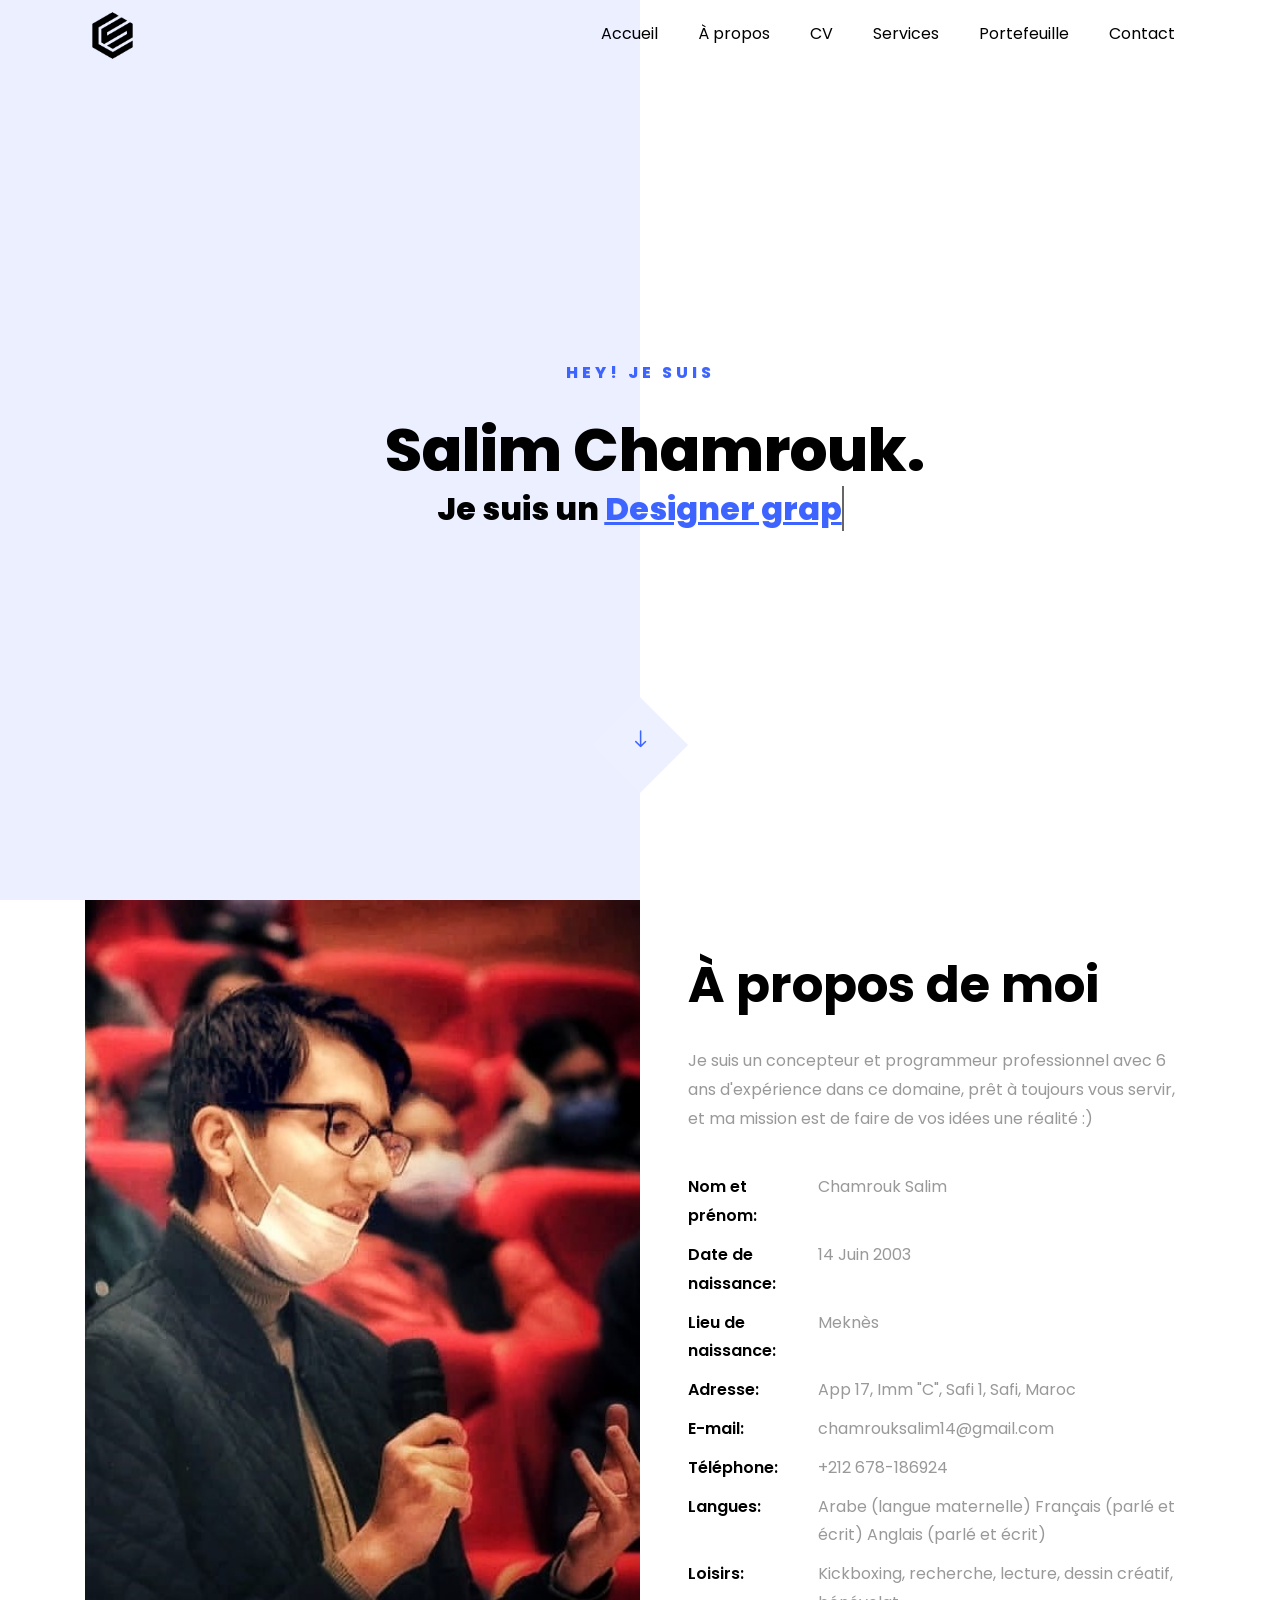
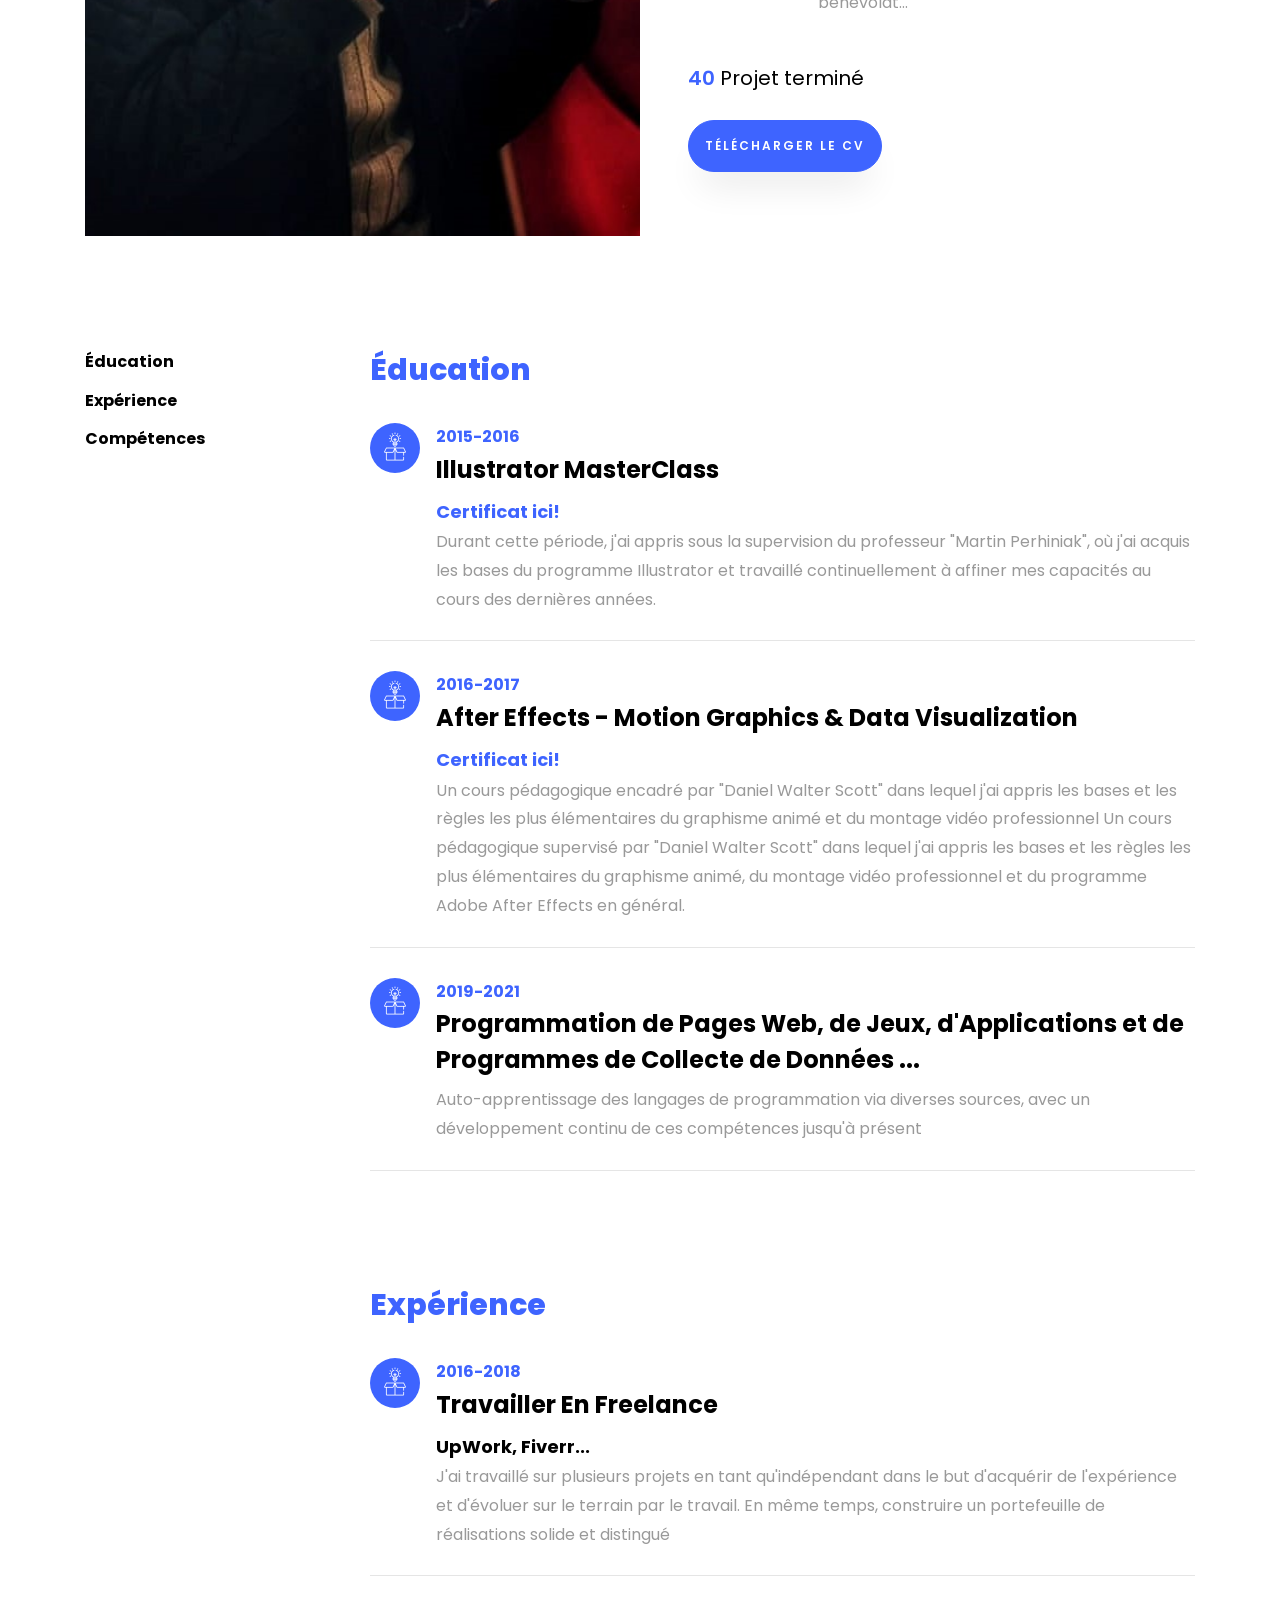
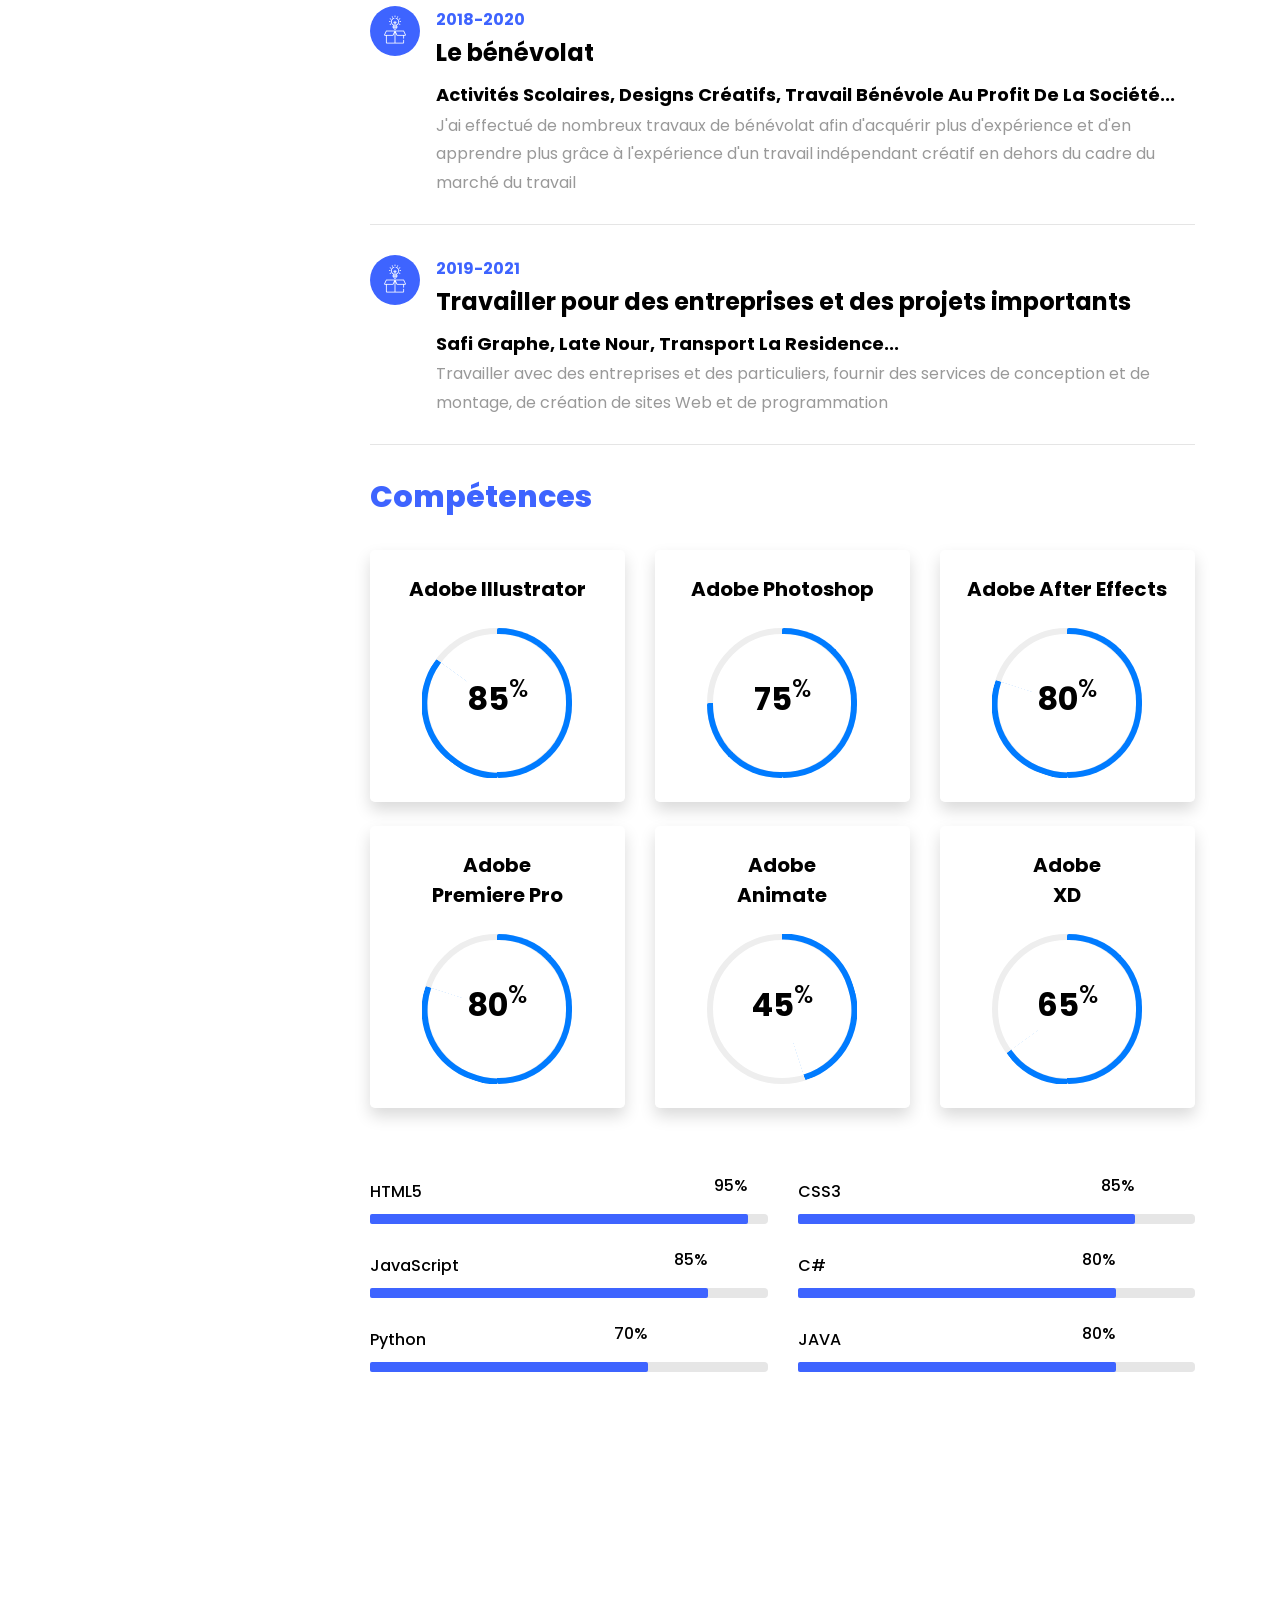
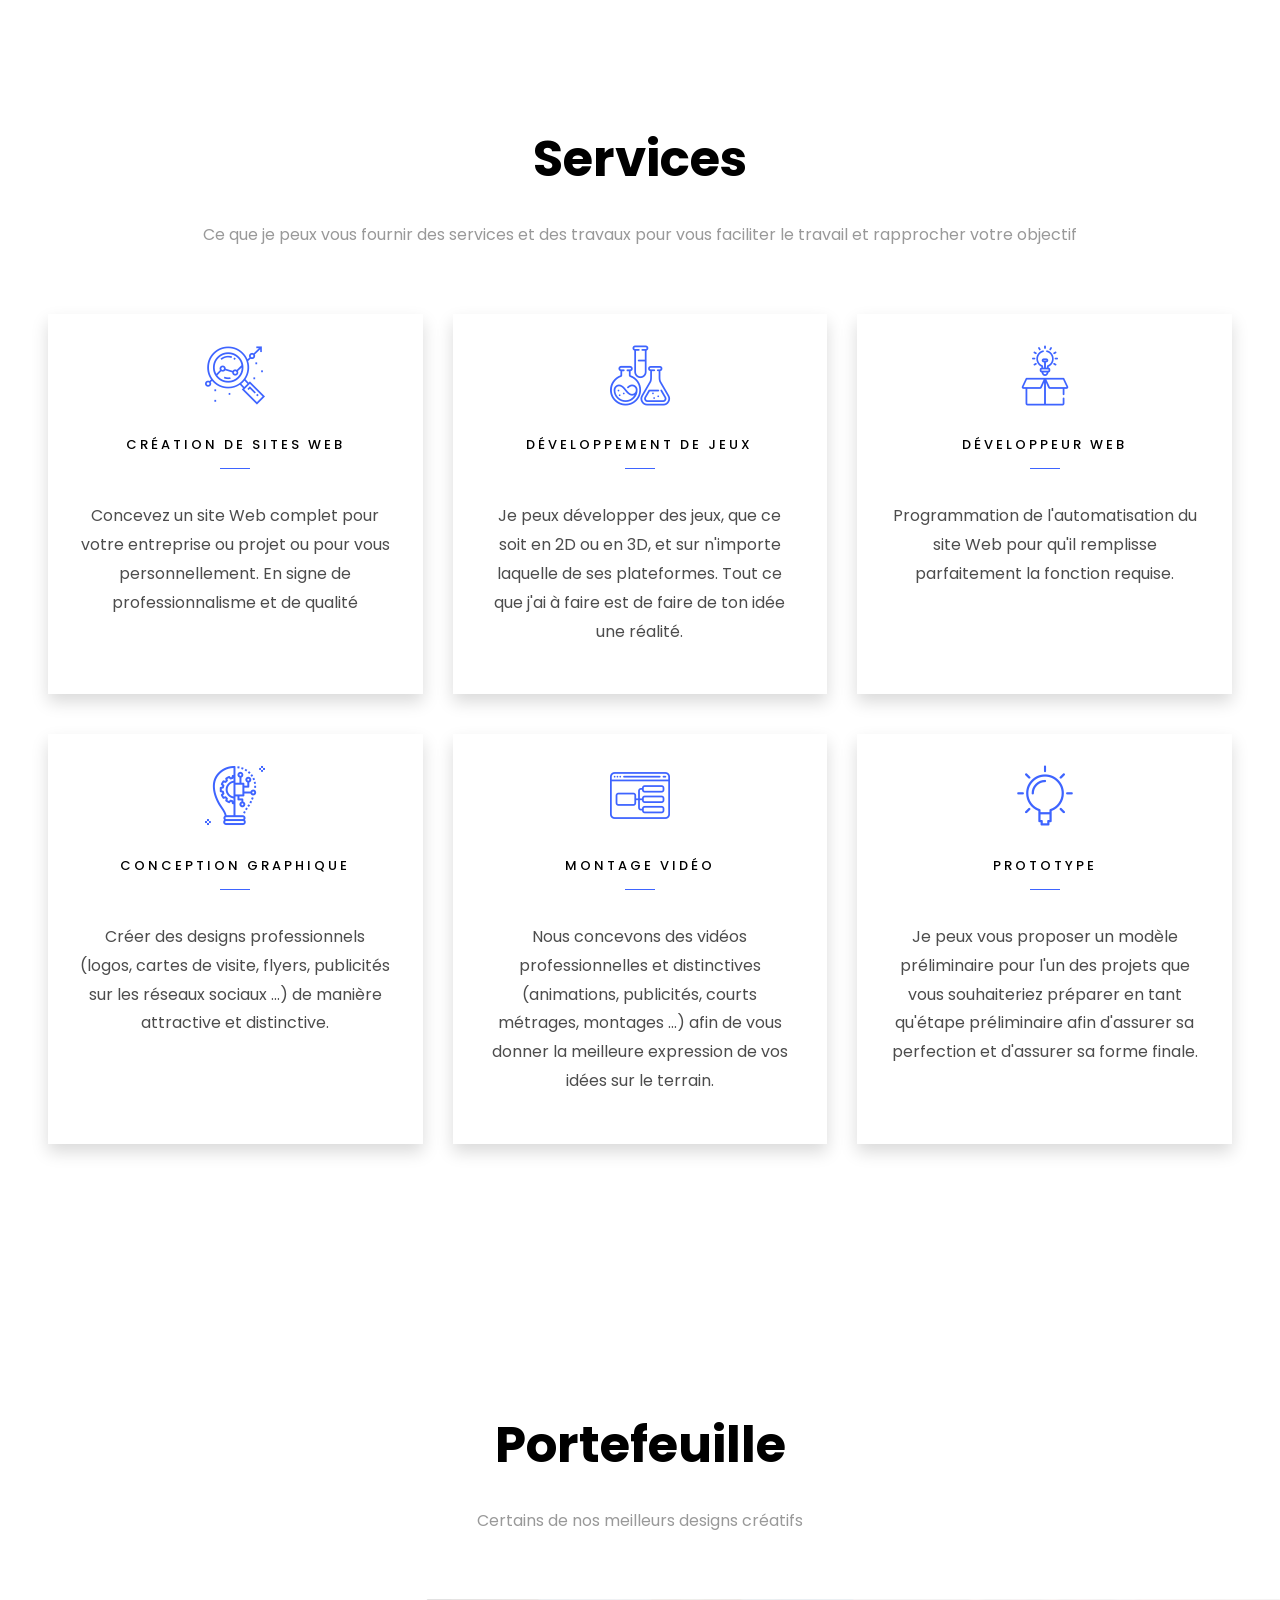
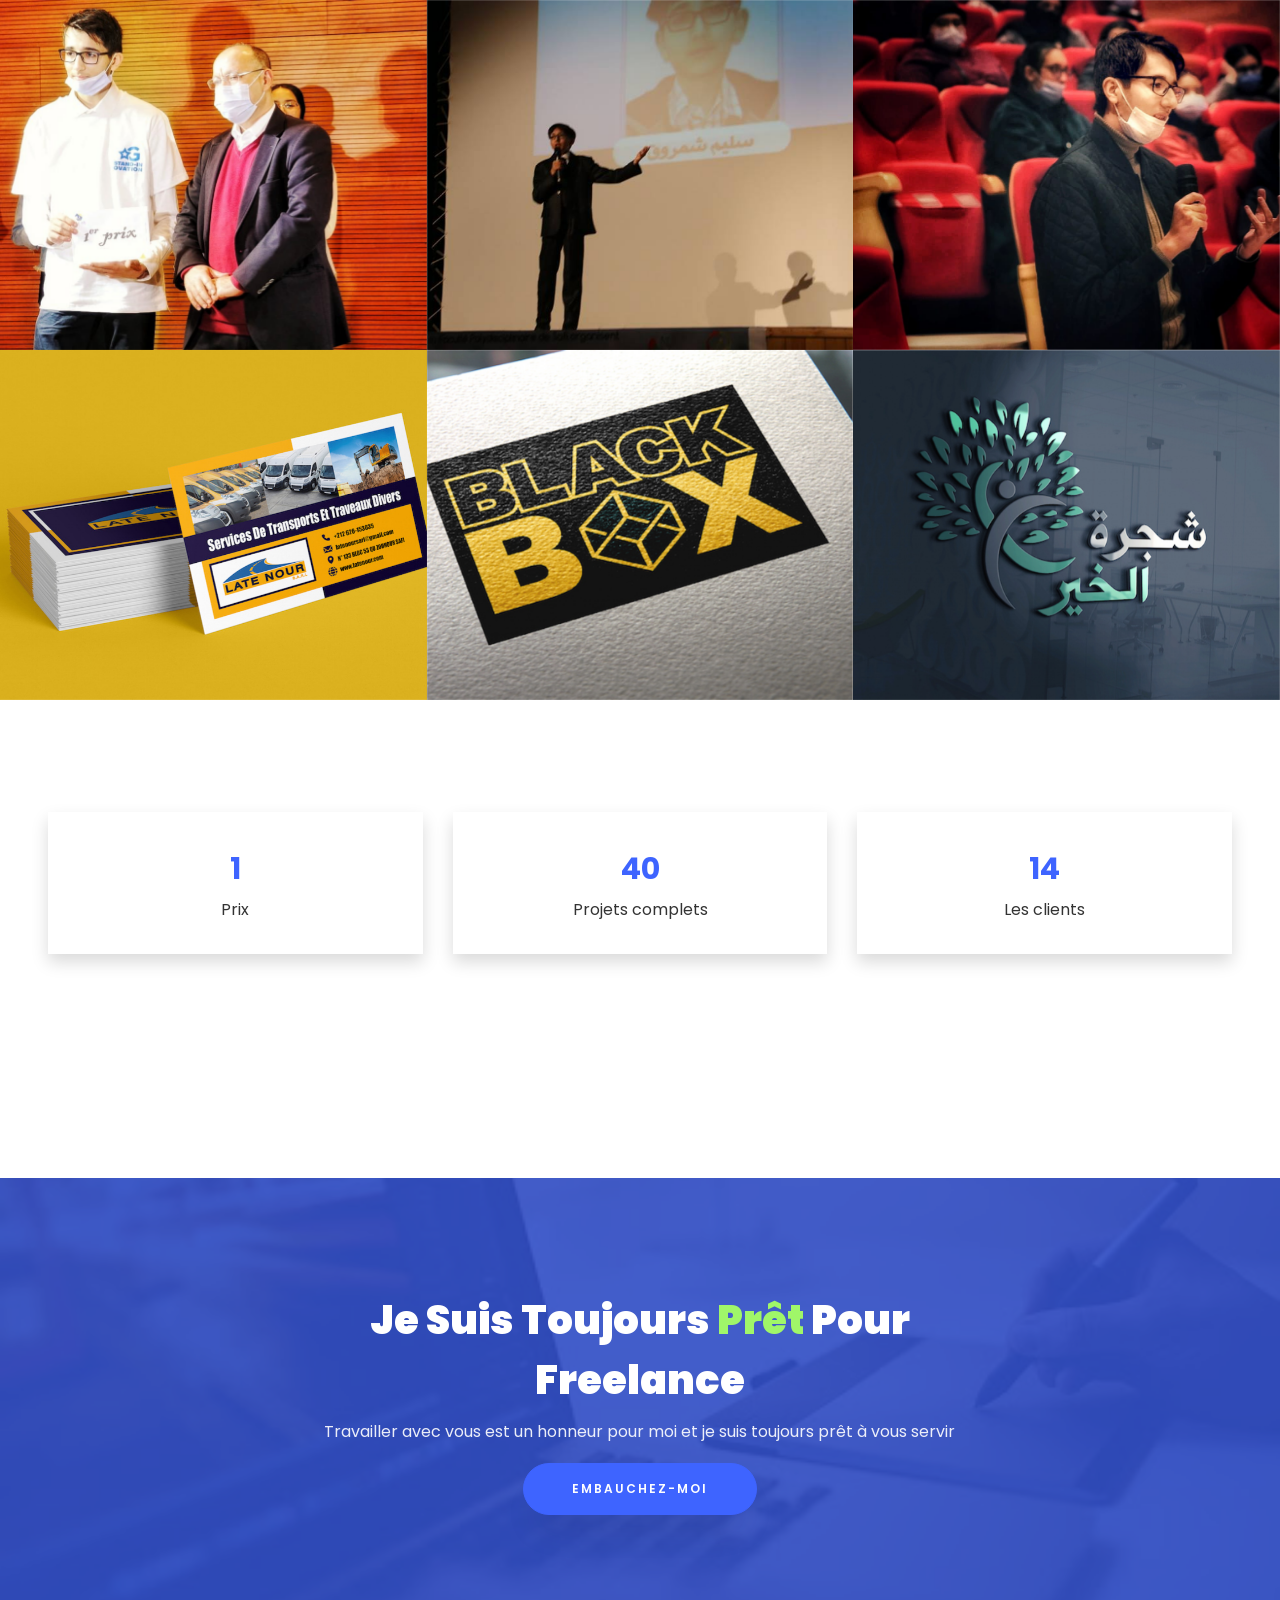
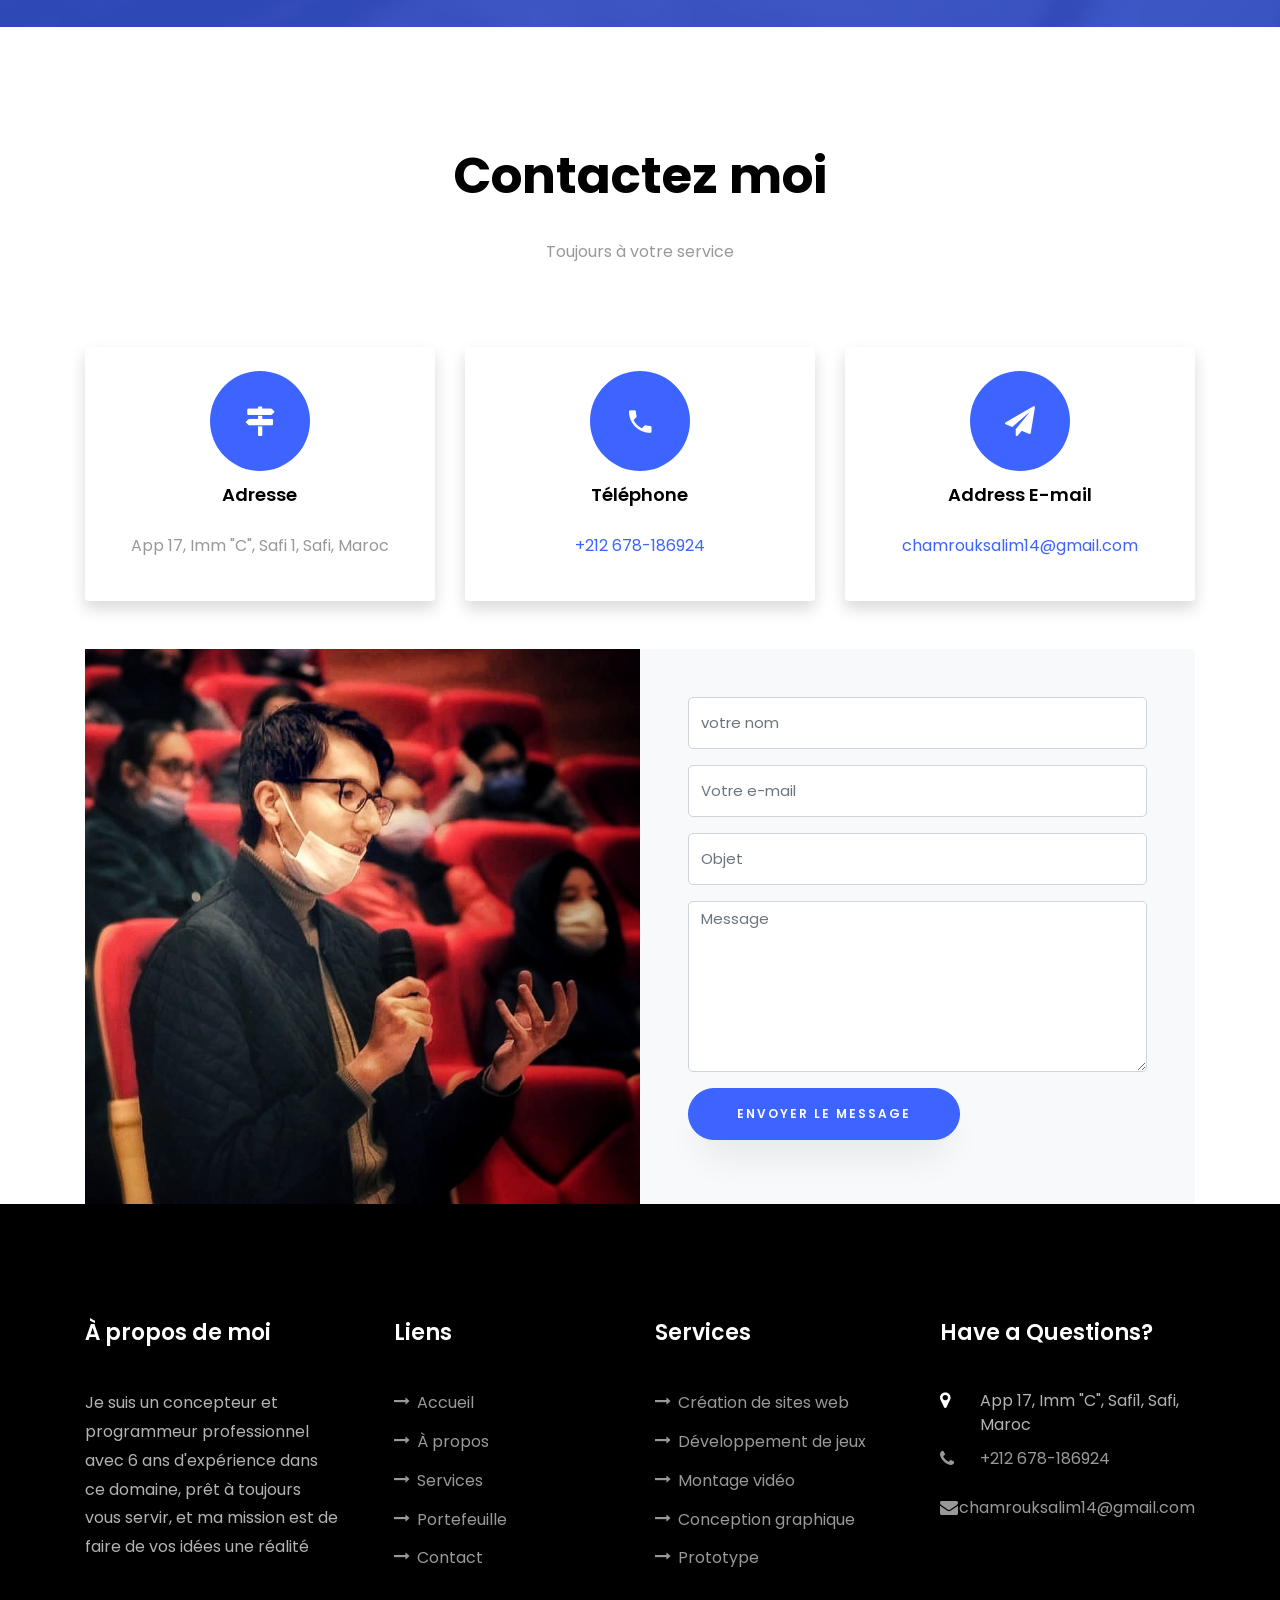
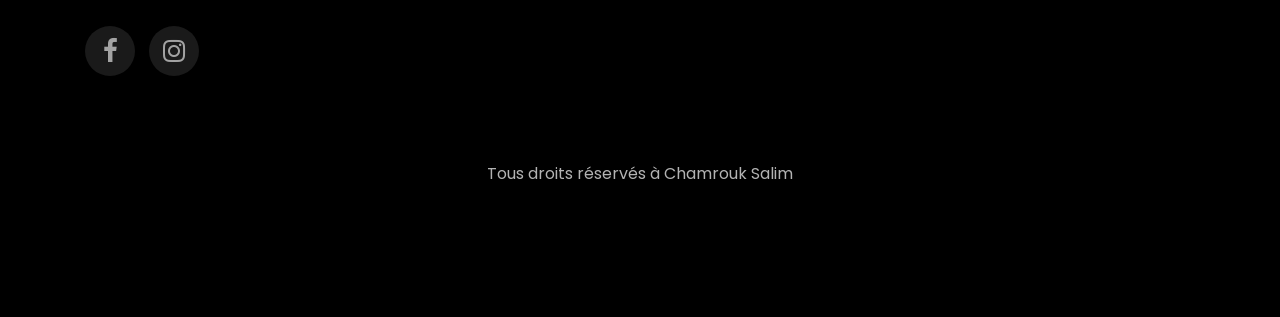
<file: index 00.59.03.html>
<!DOCTYPE html>
<html lang="fr">
  <head>
    <title>Salim Chamrouk</title>
    <meta charset="utf-8">
    <meta name="viewport" content="width=device-width, initial-scale=1, shrink-to-fit=no">
    <meta name="keywords" content="Salim, Chamrouk, Designer, Programmer, Information, SalimChamrouk">
    
    <link href="https://fonts.googleapis.com/css?family=Poppins:100,200,300,400,500,600,700,800,900" rel="stylesheet">

    <link rel="stylesheet" href="css/open-iconic-bootstrap.min.css">
    <link rel="stylesheet" href="css/animate.css">
    
    <link rel="stylesheet" href="css/owl.carousel.min.css">
    <link rel="stylesheet" href="css/owl.theme.default.min.css">
    <link rel="stylesheet" href="css/magnific-popup.css">

    <link rel="stylesheet" href="css/aos.css">

    <link rel="stylesheet" href="css/ionicons.min.css">
    
    <link rel="stylesheet" href="css/flaticon.css">
    <link rel="stylesheet" href="css/icomoon.css">
    <link rel="stylesheet" href="css/style.css">
  </head>
  <body data-spy="scroll" data-target=".site-navbar-target" data-offset="300">
	  
	  
    <nav class="navbar navbar-expand-lg navbar-dark ftco_navbar ftco-navbar-light site-navbar-target" id="ftco-navbar">
	    <div class="container">
	      <img src="images/logo.png" alt="logo" />
	      <button class="navbar-toggler js-fh5co-nav-toggle fh5co-nav-toggle" type="button" data-toggle="collapse" data-target="#ftco-nav" aria-controls="ftco-nav" aria-expanded="false" aria-label="Toggle navigation">
	        <span class="oi oi-menu"></span> Menu
	      </button>

	      <div class="collapse navbar-collapse" id="ftco-nav">
	        <ul class="navbar-nav nav ml-auto">
	          <li class="nav-item"><a href="#home-section" class="nav-link"><span>Accueil</span></a></li>
	          <li class="nav-item"><a href="#about-section" class="nav-link"><span>À propos</span></a></li>
	          <li class="nav-item"><a href="#resume-section" class="nav-link"><span>CV</span></a></li>
	          <li class="nav-item"><a href="#services-section" class="nav-link"><span>Services</span></a></li>
	          <li class="nav-item"><a href="#projects-section" class="nav-link"><span>Portefeuille
	

</span></a></li>
	          <li class="nav-item"><a href="#contact-section" class="nav-link"><span>Contact</span></a></li>
	        </ul>
	      </div>
	    </div>
	  </nav>
	  <section class="hero-wrap js-fullheight">
      <div class="overlay"></div>
      <div class="container">
        <div class="row no-gutters slider-text js-fullheight justify-content-center align-items-center">
          <div class="col-lg-8 col-md-6 ftco-animate d-flex align-items-center">
          	<div class="text text-center">
          		<span class="subheading">Hey! je suis</span>
		  				<h1>Salim Chamrouk.</h1>
			  				<h2>Je suis un 
								  <span
								     class="txt-rotate"
								     data-period="2000"
								     data-rotate='[ "Designer graphique.", "Concepteur vidéo.",  "Développeur." ]'></span>
								</h2>
							</div>
            </div>
          </div>
        </div>
      </div>
      <div class="mouse">
				<a href="#" class="mouse-icon">
					<div class="mouse-wheel"><span class="ion-ios-arrow-round-down"></span></div>
				</a>
			</div>
    </section>

    <section class="ftco-about img ftco-section ftco-no-pt ftco-no-pb" id="about-section">
    	<div class="container">
    		<div class="row d-flex no-gutters">
    			<div class="col-md-6 col-lg-6 d-flex">
    				<div class="img-about img d-flex align-items-stretch">
    					<div class="overlay"></div>
	    				<div class="img d-flex align-self-stretch align-items-center" style="background-image:url(images/about.jpg);">
	    				</div>
    				</div>
    			</div>
    			<div class="col-md-6 col-lg-6 pl-md-5 py-5">
    				<div class="row justify-content-start pb-3">
		          <div class="col-md-12 heading-section ftco-animate">
		          	<h1 class="big">About</h1>
		            <h2 class="mb-4">À propos de moi</h2>
		            <p>Je suis un concepteur et programmeur professionnel avec 6 ans d'expérience dans ce domaine, prêt à toujours vous servir, et ma mission est de faire de vos idées une réalité :)</p>
		            <ul class="about-info mt-4 px-md-0 px-2">
		            	<li class="d-flex"><span>Nom et prénom:</span> <span>Chamrouk Salim</span></li>
		            	<li class="d-flex"><span>Date de naissance:</span> <span>14 Juin 2003</span></li>
                        <li class="d-flex"><span>Lieu de naissance:</span> <span>Meknès</span></li>
		            	<li class="d-flex"><span>Adresse:</span> <span>App 17, Imm "C", Safi 1, Safi, Maroc</span></li>
		            	<li class="d-flex"><span>E-mail:</span> <span>chamrouksalim14@gmail.com</span></li>
		            	<li class="d-flex"><span>Téléphone: </span> <span>+212 678-186924</span></li>
                        <li class="d-flex"><span>Langues: </span> <span>Arabe (langue maternelle) Français (parlé et écrit) Anglais (parlé et écrit)</span></li>
                        <li class="d-flex"><span>Loisirs: </span> <span>Kickboxing, recherche, lecture, dessin créatif, bénévolat...</span></li>
		            </ul>
		          </div>
		        </div>
	          <div class="counter-wrap ftco-animate d-flex mt-md-3">
              <div class="text">
              	<p class="mb-4">
	                <span class="number" data-number="83">50</span>
	                <span>Projet terminé</span>
                </p>
                <p><a href="#" class="btn btn-primary py-3 px-3">Télécharger le CV</a></p>
              </div>
	          </div>
	        </div>
        </div>
    	</div>
    </section>

    <section class="ftco-section ftco-no-pb goto-here" id="resume-section">
    	<div class="container">
    		<div class="row">
    			<div class="col-md-3">
				    <nav id="navi">
					    <ul>
					      <li><a href="#page-1">Éducation</a></li>
					      <li><a href="#page-2">Expérience</a></li>
					      <li><a href="#page-3">Compétences</a></li>
					    </ul>
					  </nav>
					</div>
					<div class="col-md-9">
					  <div id="page-1" class= "page one">
					  	<h2 class="heading">Éducation</h2>
					    <div class="resume-wrap d-flex ftco-animate">
					    	<div class="icon d-flex align-items-center justify-content-center">
					    		<span class="flaticon-ideas"></span>
					    	</div>
					    	<div class="text pl-3">
		    					<span class="date">2015-2016</span>
		    					<h2>Illustrator MasterClass</h2>
		    					<span class="position">
                                    <a href="https://udemy-certificate.s3.amazonaws.com/pdf/UC-CAFBBJVL.pdf" target="_blank">Certificat ici!</a> 
                                </span>
		    					<p>Durant cette période, j'ai appris sous la supervision du professeur "Martin Perhiniak", où j'ai acquis les bases du programme Illustrator et travaillé continuellement à affiner mes capacités au cours des dernières années.</p>
	    					</div>
	    				</div>
	    				<div class="resume-wrap d-flex ftco-animate">
	    					<div class="icon d-flex align-items-center justify-content-center">
					    		<span class="flaticon-ideas"></span>
					    	</div>
					    	<div class="text pl-3">
		    					<span class="date">2016-2017</span>
		    					<h2>After Effects - Motion Graphics & Data Visualization</h2>
		    					<span class="position">
                                    <a href="https://udemy-certificate.s3.amazonaws.com/pdf/UC-0NTXWPSL.pdf" target="_blank">Certificat ici!</a> 
                                </span>
		    					<p>Un cours pédagogique encadré par "Daniel Walter Scott" dans lequel j'ai appris les bases et les règles les plus élémentaires du graphisme animé et du montage vidéo professionnel Un cours pédagogique supervisé par "Daniel Walter Scott" dans lequel j'ai appris les bases et les règles les plus élémentaires du graphisme animé, du montage vidéo professionnel et du programme Adobe After Effects en général.</p>
		    				</div>
	    				</div>
	    				<div class="resume-wrap d-flex ftco-animate">
	    					<div class="icon d-flex align-items-center justify-content-center">
					    		<span class="flaticon-ideas"></span>
					    	</div>
					    	<div class="text pl-3">
		    					<span class="date">2019-2021</span>
		    					<h2>Programmation de Pages Web, de Jeux, d'Applications et de Programmes de Collecte de Données ...</h2>
		    					<p>Auto-apprentissage des langages de programmation via diverses sources, avec un développement continu de ces compétences jusqu'à présent</p>
		    				</div>
	    				</div>
					  </div>

					  <div id="page-2" class= "page two">
					  	<h2 class="heading">Expérience</h2>
					    <div class="resume-wrap d-flex ftco-animate">
					    	<div class="icon d-flex align-items-center justify-content-center">
					    		<span class="flaticon-ideas"></span>
					    	</div>
					    	<div class="text pl-3">
		    					<span class="date">2016-2018</span>
		    					<h2>Travailler En Freelance</h2>
		    					<span class="position">UpWork, Fiverr...</span>
		    					<p>J'ai travaillé sur plusieurs projets en tant qu'indépendant dans le but d'acquérir de l'expérience et d'évoluer sur le terrain par le travail. En même temps, construire un portefeuille de réalisations solide et distingué</p>
		    				</div>
	    				</div>
	    				<div class="resume-wrap d-flex ftco-animate">
	    					<div class="icon d-flex align-items-center justify-content-center">
					    		<span class="flaticon-ideas"></span>
					    	</div>
					    	<div class="text pl-3">
		    					<span class="date">2018-2020</span>
		    					<h2>Le bénévolat</h2>
		    					<span class="position">Activités Scolaires, Designs Créatifs, Travail Bénévole Au Profit De La Société...</span>
		    					<p>J'ai effectué de nombreux travaux de bénévolat afin d'acquérir plus d'expérience et d'en apprendre plus grâce à l'expérience d'un travail indépendant créatif en dehors du cadre du marché du travail</p>
		    				</div>
	    				</div>
	    				<div class="resume-wrap d-flex ftco-animate">
	    					<div class="icon d-flex align-items-center justify-content-center">
					    		<span class="flaticon-ideas"></span>
					    	</div>
					    	<div class="text pl-3">
		    					<span class="date">2019-2021</span>
		    					<h2>Travailler pour des entreprises et des projets importants</h2>
		    					<span class="position">Safi Graphe, Late Nour, Transport La Residence...</span>
		    					<p>Travailler avec des entreprises et des particuliers, fournir des services de conception et de montage, de création de sites Web et de programmation</p>
		    				</div>
	    				</div>
					  <div id="page-3" class= "page three">
					  	<h2 class="heading">Compétences</h2>
					  	<div class="row progress-circle mb-5">
					  		<div class="col-lg-4 mb-4">
						      <div class="bg-white rounded-lg shadow p-4">
						        <h2 class="h5 font-weight-bold text-center mb-4">Adobe Illustrator</h2>

						        <!-- Progress bar 1 -->
						        <div class="progress mx-auto" data-value='85'>
						          <span class="progress-left">
                        <span class="progress-bar border-primary"></span>
						          </span>
						          <span class="progress-right">
                        <span class="progress-bar border-primary"></span>
						          </span>
						          <div class="progress-value w-100 h-100 rounded-circle d-flex align-items-center justify-content-center">
						            <div class="h2 font-weight-bold">85<sup class="small">%</sup></div>
						          </div>
						        </div>
						        <!-- END -->

						        <!-- END -->
						      </div>
						    </div>

						    <div class="col-lg-4 mb-4">
						      <div class="bg-white rounded-lg shadow p-4">
						        <h2 class="h5 font-weight-bold text-center mb-4">Adobe Photoshop</h2>

						        <!-- Progress bar 1 -->
						        <div class="progress mx-auto" data-value='75'>
						          <span class="progress-left">
                        <span class="progress-bar border-primary"></span>
						          </span>
						          <span class="progress-right">
                        <span class="progress-bar border-primary"></span>
						          </span>
						          <div class="progress-value w-100 h-100 rounded-circle d-flex align-items-center justify-content-center">
						            <div class="h2 font-weight-bold">75<sup class="small">%</sup></div>
						          </div>
						        </div>
						        <!-- END -->
	
						        <!-- END -->
						      </div>
						    </div>

						    <div class="col-lg-4 mb-4">
						      <div class="bg-white rounded-lg shadow p-4">
						        <h2 class="h5 font-weight-bold text-center mb-4">Adobe After Effects</h2>

						        <!-- Progress bar 1 -->
						        <div class="progress mx-auto" data-value='80'>
						          <span class="progress-left">
                        <span class="progress-bar border-primary"></span>
						          </span>
						          <span class="progress-right">
                        <span class="progress-bar border-primary"></span>
						          </span>
						          <div class="progress-value w-100 h-100 rounded-circle d-flex align-items-center justify-content-center">
						            <div class="h2 font-weight-bold">80<sup class="small">%</sup></div>
						          </div>
						        </div>
						        <!-- END -->

						        <!-- END -->
						      </div>
						    </div>
                            
                            <div class="col-lg-4 mb-4">
						      <div class="bg-white rounded-lg shadow p-4">
						        <h2 class="h5 font-weight-bold text-center mb-4">Adobe <br> Premiere Pro</h2>

						        <!-- Progress bar 1 -->
						        <div class="progress mx-auto" data-value='80'>
						          <span class="progress-left">
                        <span class="progress-bar border-primary"></span>
						          </span>
						          <span class="progress-right">
                        <span class="progress-bar border-primary"></span>
						          </span>
						          <div class="progress-value w-100 h-100 rounded-circle d-flex align-items-center justify-content-center">
						            <div class="h2 font-weight-bold">80<sup class="small">%</sup></div>
						          </div>
						        </div>
						        <!-- END -->

						        <!-- END -->
						      </div>
						    </div>
                            
                            <div class="col-lg-4 mb-4">
						      <div class="bg-white rounded-lg shadow p-4">
						        <h2 class="h5 font-weight-bold text-center mb-4">Adobe <br> Animate</h2>

						        <!-- Progress bar 1 -->
						        <div class="progress mx-auto" data-value='45'>
						          <span class="progress-left">
                        <span class="progress-bar border-primary"></span>
						          </span>
						          <span class="progress-right">
                        <span class="progress-bar border-primary"></span>
						          </span>
						          <div class="progress-value w-100 h-100 rounded-circle d-flex align-items-center justify-content-center">
						            <div class="h2 font-weight-bold">45<sup class="small">%</sup></div>
						          </div>
						        </div>
						        <!-- END -->

						        <!-- END -->
						      </div>
						    </div>
                            
                            <div class="col-lg-4 mb-4">
						      <div class="bg-white rounded-lg shadow p-4">
						        <h2 class="h5 font-weight-bold text-center mb-4">Adobe <br> XD </h2>

						        <!-- Progress bar 1 -->
						        <div class="progress mx-auto" data-value='65'>
						          <span class="progress-left">
                        <span class="progress-bar border-primary"></span>
						          </span>
						          <span class="progress-right">
                        <span class="progress-bar border-primary"></span>
						          </span>
						          <div class="progress-value w-100 h-100 rounded-circle d-flex align-items-center justify-content-center">
						            <div class="h2 font-weight-bold">65<sup class="small">%</sup></div>
						          </div>
						        </div>
						        <!-- END -->

						        <!-- END -->
						      </div>
						    </div>
                            
					  	</div>
					  	<div class="row">
					  		<div class="col-md-6 animate-box">
									<div class="progress-wrap ftco-animate">
										<h3>HTML5</h3>
										<div class="progress">
										 	<div class="progress-bar color-1" role="progressbar" aria-valuenow="90"
										  	aria-valuemin="0" aria-valuemax="100" style="width:95%">
										    <span>95%</span>
										  	</div>
										</div>
									</div>
								</div>
								<div class="col-md-6 animate-box">
									<div class="progress-wrap ftco-animate">
										<h3>CSS3</h3>
										<div class="progress">
										 	<div class="progress-bar color-2" role="progressbar" aria-valuenow="85"
										  	aria-valuemin="0" aria-valuemax="100" style="width:85%">
										    <span>85%</span>
										  	</div>
										</div>
									</div>
								</div>
								<div class="col-md-6 animate-box">
									<div class="progress-wrap ftco-animate">
										<h3>JavaScript</h3>
										<div class="progress">
										 	<div class="progress-bar color-3" role="progressbar" aria-valuenow="95"
										  	aria-valuemin="0" aria-valuemax="100" style="width:85%">
										    <span>85%</span>
										  	</div>
										</div>
									</div>
								</div>
								<div class="col-md-6 animate-box">
									<div class="progress-wrap ftco-animate">
										<h3>C#</h3>
										<div class="progress">
										 	<div class="progress-bar color-4" role="progressbar" aria-valuenow="90"
										  	aria-valuemin="0" aria-valuemax="100" style="width:80%">
										    <span>80%</span>
										  	</div>
										</div>
									</div>
								</div>
								<div class="col-md-6 animate-box">
									<div class="progress-wrap ftco-animate">
										<h3>Python</h3>
										<div class="progress">
										 	<div class="progress-bar color-5" role="progressbar" aria-valuenow="70"
										  	aria-valuemin="0" aria-valuemax="100" style="width:70%">
										    <span>70%</span>
										  	</div>
										</div>
									</div>
								</div>
								<div class="col-md-6 animate-box">
									<div class="progress-wrap ftco-animate">
										<h3>JAVA</h3>
										<div class="progress">
										 	<div class="progress-bar color-6" role="progressbar" aria-valuenow="80"
										  	aria-valuemin="0" aria-valuemax="100" style="width:80%">
										    <span>80%</span>
										  	</div>
										</div>
									</div>
								</div>
					  	</div>
					  </div>
					</div>
			  </div>
    	</div>
    </section>

    <section class="ftco-section" id="services-section">
    	<div class="container-fluid px-md-5">
    		<div class="row justify-content-center py-5 mt-5">
          <div class="col-md-12 heading-section text-center ftco-animate">
          	<h1 class="big big-2">Services</h1>
            <h2 class="mb-4">Services</h2>
            <p>Ce que je peux vous fournir des services et des travaux pour vous faciliter le travail et rapprocher votre objectif</p>
          </div>
        </div>
    		<div class="row">
					<div class="col-md-4 text-center d-flex ftco-animate">
						<a href="#" class="services-1 shadow">
							<span class="icon">
								<i class="flaticon-analysis"></i>
							</span>
							<div class="desc">
								<h3 class="mb-5">Création de sites web</h3>
								<p>Concevez un site Web complet pour votre entreprise ou projet ou pour vous personnellement. En signe de professionnalisme et de qualité</p>
							</div>
						</a>
					</div>
					<div class="col-md-4 text-center d-flex ftco-animate">
						<a href="#" class="services-1 shadow">
							<span class="icon">
								<i class="flaticon-flasks"></i>
							</span>
							<div class="desc">
								<h3 class="mb-5">Développement de jeux</h3>
								<p>Je peux développer des jeux, que ce soit en 2D ou en 3D, et sur n'importe laquelle de ses plateformes. Tout ce que j'ai à faire est de faire de ton idée une réalité.</p>
							</div>
						</a>
					</div>
					<div class="col-md-4 text-center d-flex ftco-animate">
						<a href="#" class="services-1 shadow">
							<span class="icon">
								<i class="flaticon-ideas"></i>
							</span>
							<div class="desc">
								<h3 class="mb-5">Développeur web</h3>
								<p>Programmation de l'automatisation du site Web pour qu'il remplisse parfaitement la fonction requise.</p>
							</div>
						</a>
					</div>

					<div class="col-md-4 text-center d-flex ftco-animate">
						<a href="#" class="services-1 shadow">
							<span class="icon">
								<i class="flaticon-innovation"></i>
							</span>
							<div class="desc">
								<h3 class="mb-5">Conception graphique</h3>
								<p>Créer des designs professionnels (logos, cartes de visite, flyers, publicités sur les réseaux sociaux ...) de manière attractive et distinctive. </p>
							</div>
						</a>
					</div>
					<div class="col-md-4 text-center d-flex ftco-animate">
						<a href="#" class="services-1 shadow">
							<span class="icon">
								<i class="flaticon-ux-design"></i>
							</span>
							<div class="desc">
								<h3 class="mb-5">Montage vidéo</h3>
								<p>Nous concevons des vidéos professionnelles et distinctives (animations, publicités, courts métrages, montages ...) afin de vous donner la meilleure expression de vos idées sur le terrain.</p>
							</div>
						</a>
					</div>
					<div class="col-md-4 text-center d-flex ftco-animate">
						<a href="#" class="services-1 shadow">
							<span class="icon">
								<i class="flaticon-idea"></i>
							</span>
							<div class="desc">
								<h3 class="mb-5">Prototype</h3>
								<p>Je peux vous proposer un modèle préliminaire pour l'un des projets que vous souhaiteriez préparer en tant qu'étape préliminaire afin d'assurer sa perfection et d'assurer sa forme finale.</p>
							</div>
						</a>
					</div>
				</div>
    	</div>
    </section>
 

    <section class="ftco-section ftco-project" id="projects-section">
    	<div class="container-fluid px-md-0">
    		<div class="row no-gutters justify-content-center pb-5">
          <div class="col-md-12 heading-section text-center ftco-animate">
          	<h1 class="big big-2">Projects</h1>
            <h2 class="mb-4">Portefeuille</h2>
            <p>Certains de nos meilleurs designs créatifs</p>
          </div>
        </div>
    		<div class="row no-gutters">
    			<div class="col-md-4">
    				<div class="project img ftco-animate d-flex justify-content-center align-items-center" style="background-image: url(images/work-1.jpg);">
    					<div class="overlay"></div>
	    				<div class="text text-center p-4">
	    					<h3><a href="#">Création de logo</a></h3>
	    					<span>Logo Design</span>
	    				</div>
    				</div>
  				</div>
  				<div class="col-md-4">
    				<div class="project img ftco-animate d-flex justify-content-center align-items-center" style="background-image: url(images/work-2.jpg);">
    					<div class="overlay"></div>
	    				<div class="text text-center p-4">
	    					<h3><a href="#">Conception &amp; Programmation d'application</a></h3>
	    					<span>Développement d'Applications</span>
	    				</div>
    				</div>
  				</div>

    			<div class="col-md-4">
    				<div class="project img ftco-animate d-flex justify-content-center align-items-center" style="background-image: url(images/work-3.jpg);">
    					<div class="overlay"></div>
	    				<div class="text text-center p-4">
	    					<h3><a href="#">Poster &amp; Conception d'illustration</a></h3>
	    					<span>Poster Design</span>
	    				</div>
    				</div>
    			</div>
    			<div class="col-md-4">
    				<div class="project img ftco-animate d-flex justify-content-center align-items-center" style="background-image: url(images/work-4.jpg);">
    					<div class="overlay"></div>
	    				<div class="text text-center p-4">
	    					<h3><a href="#">Conception de cartes de visite</a></h3>
	    					<span>Business Card Design</span>
	    				</div>
    				</div>
    			</div>
    			<div class="col-md-4">
    				<div class="project img ftco-animate d-flex justify-content-center align-items-center" style="background-image: url(images/work-5.jpg);">
    					<div class="overlay"></div>
	    				<div class="text text-center p-4">
	    					<h3><a href="#">Création de logo</a></h3>
	    					<span>Logo Design</span>
	    				</div>
    				</div>
    			</div>
    			<div class="col-md-4">
    				<div class="project img ftco-animate d-flex justify-content-center align-items-center" style="background-image: url(images/work-6.jpg);">
    					<div class="overlay"></div>
	    				<div class="text text-center p-4">
	    					<h3><a href="#">Création de logo</a></h3>
	    					<span>Logo Design</span>
	    				</div>
    				</div>
    			</div>
    		</div>
    	</div>
    </section>

    <section class="ftco-section ftco-no-pt ftco-no-pb ftco-counter img" id="section-counter">
    	<div class="container-fluid px-md-5">
				<div class="row d-md-flex align-items-center">
          <div class="col-md d-flex justify-content-center counter-wrap ftco-animate">
            <div class="block-18 shadow">
              <div class="text">
                <strong class="number" data-number="4">0</strong>
                <span>Prix</span>
              </div>
            </div>
          </div>
          <div class="col-md d-flex justify-content-center counter-wrap ftco-animate">
            <div class="block-18 shadow">
              <div class="text">
                <strong class="number" data-number="83">0</strong>
                <span>Projets complets</span>
              </div>
            </div>
          </div>
          <div class="col-md d-flex justify-content-center counter-wrap ftco-animate">
            <div class="block-18 shadow">
              <div class="text">
                <strong class="number" data-number="31">0</strong>
                <span>Les clients</span>
              </div>
            </div>
          </div>
        </div>
      </div>
    </section>


    <section class="ftco-section" id="#">
      <div class="container">

      </div>
    </section>

    <section class="ftco-section ftco-hireme img" style="background-image: url(images/bg_1.jpg)">
    	<div class="overlay"></div>
			<div class="container">
				<div class="row justify-content-center">
					<div class="col-md-7 ftco-animate text-center">
						<h2>Je Suis Toujours <span>Prêt</span> Pour Freelance</h2>
						<p>Travailler avec vous est un honneur pour moi et je suis toujours prêt à vous servir</p>
						<p class="mb-0"><a href="#contact-section" class="btn btn-primary py-3 px-5">Embauchez-moi</a></p>
					</div>
				</div>
			</div>
		</section>

    <section class="ftco-section contact-section ftco-no-pb" id="contact-section">
      <div class="container">
      	<div class="row justify-content-center mb-5 pb-3">
          <div class="col-md-7 heading-section text-center ftco-animate">
            <h1 class="big big-2">Contact</h1>
            <h2 class="mb-4">Contactez moi</h2>
            <p>Toujours à votre service</p>
          </div>
        </div>

        <div class="row d-flex contact-info mb-5">
          <div class="col-md-6 col-lg-4 d-flex ftco-animate">
          	<div class="align-self-stretch box text-center p-4 shadow">
          		<div class="icon d-flex align-items-center justify-content-center">
          			<span class="icon-map-signs"></span>
          		</div>
          		<div>
	          		<h3 class="mb-4">Adresse</h3>
		            <p>App 17, Imm "C", Safi 1, Safi, Maroc</p>
		          </div>
	          </div>
          </div>
          <div class="col-md-6 col-lg-4 d-flex ftco-animate">
          	<div class="align-self-stretch box text-center p-4 shadow">
          		<div class="icon d-flex align-items-center justify-content-center">
          			<span class="icon-phone2"></span>
          		</div>
          		<div>
	          		<h3 class="mb-4">Téléphone</h3>
		            <p><a href="tel://+212 678-186924">+212 678-186924</a></p>
	            </div>
	          </div>
          </div>
          <div class="col-md-6 col-lg-4 d-flex ftco-animate">
          	<div class="align-self-stretch box text-center p-4 shadow">
          		<div class="icon d-flex align-items-center justify-content-center">
          			<span class="icon-paper-plane"></span>
          		</div>
          		<div>
	          		<h3 class="mb-4">Address E-mail</h3>
		            <p><a href="mailto:chamrouksalim14@gmail.com">chamrouksalim14@gmail.com</a></p>
		          </div>
	          </div>
          </div>
        </div>

        <div class="row no-gutters block-9">
          <div class="col-md-6 order-md-last d-flex">
            <form action="https://formspree.io/f/mpzobvog" method="POST" class="bg-light p-4 p-md-5 contact-form">
              <div class="form-group">
                <input type="text" name="Nom et Prénom" class="form-control" placeholder="votre nom">
              </div>
              <div class="form-group">
                <input type="text" name="E-mail" class="form-control" placeholder="Votre e-mail">
              </div>
              <div class="form-group">
                <input type="text" name="Objet" class="form-control" placeholder="Objet">
              </div>
              <div class="form-group">
                <textarea id="" type="text" cols="30" rows="7"  name="Message" class="form-control" placeholder="Message"></textarea>
              </div>
              <div class="form-group">
                <input type="submit" value="Envoyer le message" class="btn btn-primary py-3 px-5">
              </div>
            </form>
          
          </div>

          <div class="col-md-6 d-flex">
          	<div class="img" style="background-image: url(images/about.jpg);"></div>
          </div>
        </div>
      </div>
    </section>
		

    <footer class="ftco-footer ftco-section">
      <div class="container">
        <div class="row mb-5">
          <div class="col-md">
            <div class="ftco-footer-widget mb-4">
              <h2 class="ftco-heading-2">À propos de moi</h2>
              <p>Je suis un concepteur et programmeur professionnel avec 6 ans d'expérience dans ce domaine, prêt à toujours vous servir, et ma mission est de faire de vos idées une réalité</p>
              <ul class="ftco-footer-social list-unstyled float-md-left float-lft mt-5">
                <li class="ftco-animate"><a href="https://www.facebook.com/pages/creation/?ref_type=comet_home"><span class="icon-facebook"></span></a></li>
                <li class="ftco-animate"><a href="https://www.instagram.com/chamsalim.design/"><span class="icon-instagram"></span></a></li>
              </ul>
            </div>
          </div>
          <div class="col-md">
            <div class="ftco-footer-widget mb-4 ml-md-4">
              <h2 class="ftco-heading-2">Liens</h2>
              <ul class="list-unstyled">
                <li><a href="#"><span class="icon-long-arrow-right mr-2"></span>Accueil</a></li>
                <li><a href="#about-section"><span class="icon-long-arrow-right mr-2"></span>À propos</a></li>
                <li><a href="#services-section"><span class="icon-long-arrow-right mr-2"></span>Services</a></li>
                <li><a href="#projects-section"><span class="icon-long-arrow-right mr-2"></span>Portefeuille</a></li>
                <li><a href="#contact-section"><span class="icon-long-arrow-right mr-2"></span>Contact</a></li>
              </ul>
            </div>
          </div>
          <div class="col-md">
             <div class="ftco-footer-widget mb-4">
              <h2 class="ftco-heading-2">Services</h2>
              <ul class="list-unstyled">
                <li><a href="#services-section"><span class="icon-long-arrow-right mr-2"></span>Création de sites web</a></li>
                <li><a href="#services-section"><span class="icon-long-arrow-right mr-2"></span>Développement de jeux</a></li>
                <li><a href="#services-section"><span class="icon-long-arrow-right mr-2"></span>Montage vidéo</a></li>
                <li><a href="#services-section"><span class="icon-long-arrow-right mr-2"></span>Conception graphique</a></li>
                <li><a href="#services-section"><span class="icon-long-arrow-right mr-2"></span>Prototype</a></li>
              </ul>
            </div>
          </div>
          <div class="col-md">
            <div class="ftco-footer-widget mb-4">
            	<h2 class="ftco-heading-2">Have a Questions?</h2>
            	<div class="block-23 mb-3">
	              <ul>
	                <li><span class="icon icon-map-marker"></span><span class="text">App 17, Imm "C", Safi1, Safi, Maroc</span></li>
	                <li><a href="#"><span class="icon icon-phone"></span><span class="text">+212 678-186924</span></a></li>
	                <li><a href="#"><span class="icon icon-envelope"></span><span class="text">chamrouksalim14@gmail.com</span></a></li>
	              </ul>
	            </div>
            </div>
          </div>
        </div>
        <div class="row">
          <div class="col-md-12 text-center">

            <p> Tous droits réservés à Chamrouk Salim</p>
          </div>
        </div>
      </div>
    </footer>
    
  

  <!-- loader -->
  <div id="ftco-loader" class="show fullscreen"><svg class="circular" width="48px" height="48px"><circle class="path-bg" cx="24" cy="24" r="22" fill="none" stroke-width="4" stroke="#eeeeee"/><circle class="path" cx="24" cy="24" r="22" fill="none" stroke-width="4" stroke-miterlimit="10" stroke="#F96D00"/></svg></div>


  <script src="js/jquery.min.js"></script>
  <script src="js/jquery-migrate-3.0.1.min.js"></script>
  <script src="js/popper.min.js"></script>
  <script src="js/bootstrap.min.js"></script>
  <script src="js/jquery.easing.1.3.js"></script>
  <script src="js/jquery.waypoints.min.js"></script>
  <script src="js/jquery.stellar.min.js"></script>
  <script src="js/owl.carousel.min.js"></script>
  <script src="js/jquery.magnific-popup.min.js"></script>
  <script src="js/aos.js"></script>
  <script src="js/jquery.animateNumber.min.js"></script>
  <script src="js/scrollax.min.js"></script>
  
  <script src="js/main.js"></script>
    
  </body>
</html>
</file>
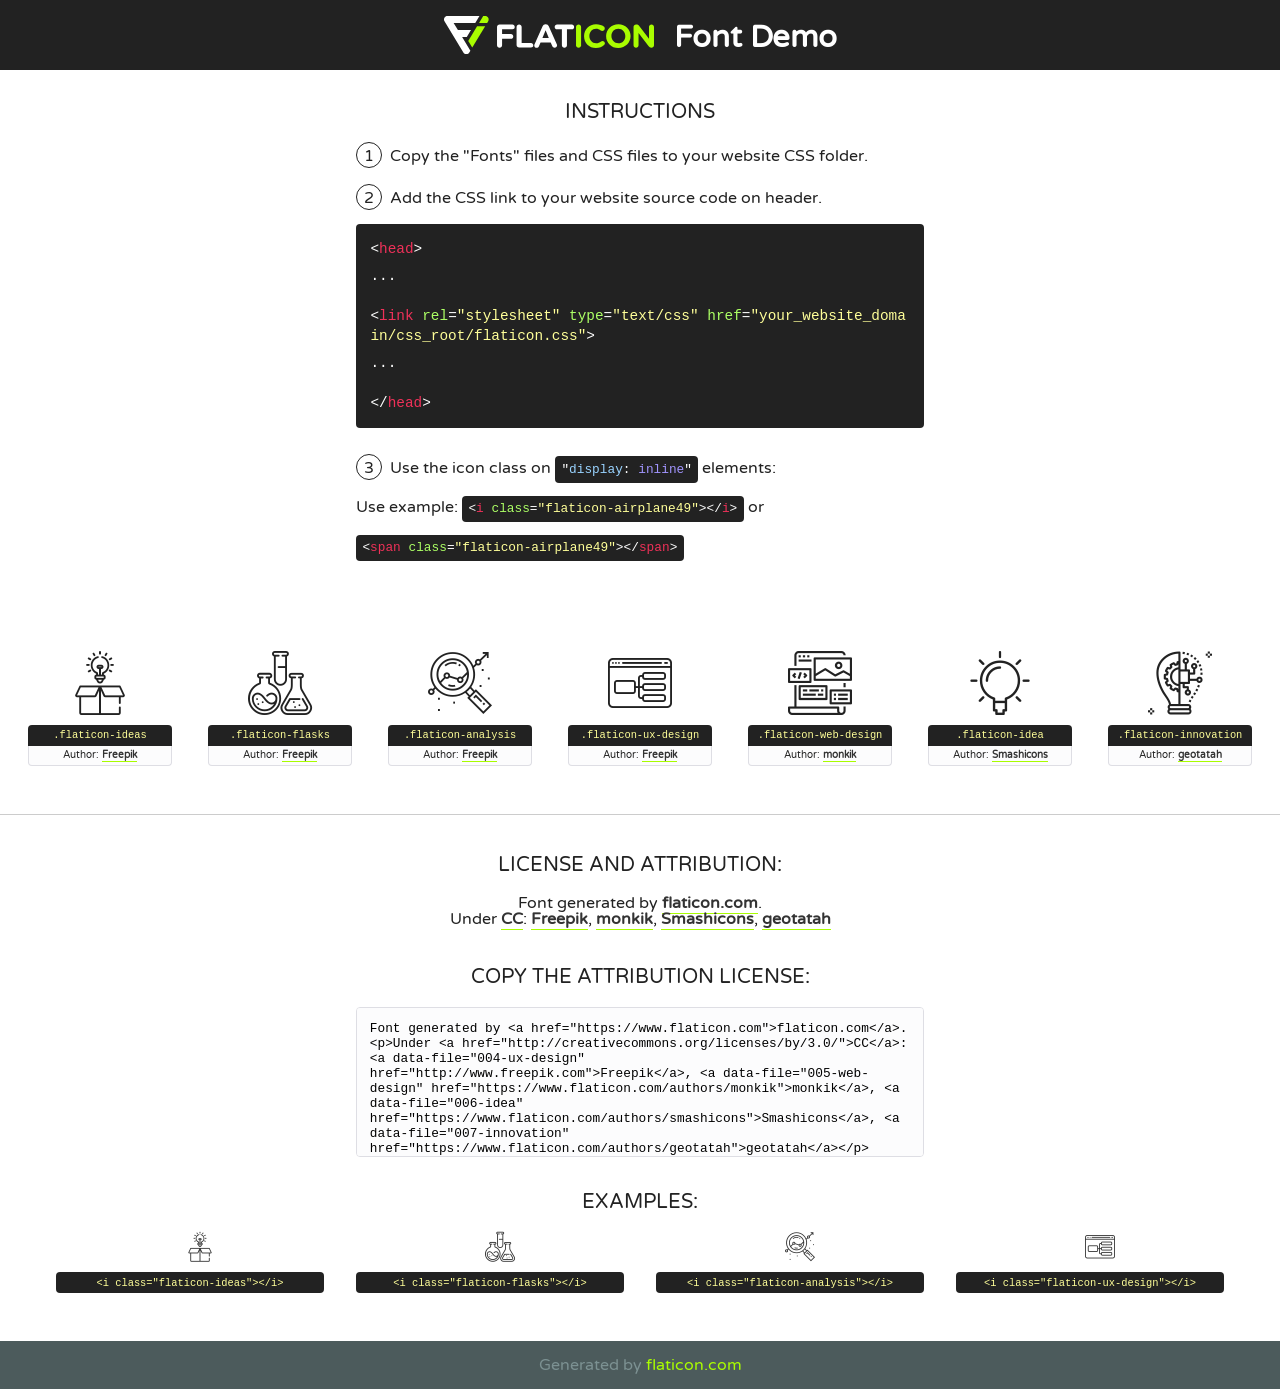
<file: fonts/flaticon/font/flaticon.html>
<!DOCTYPE html>
<!--
  Flaticon icon font: Flaticon
  Creation date: 20/03/2019 02:18
-->
<html>
<!DOCTYPE html>
<html>

<head>
    <title>Flaticon WebFont</title>
    <link href="http://fonts.googleapis.com/css?family=Varela+Round" rel="stylesheet" type="text/css" />
    <link rel="stylesheet" type="text/css" href="flaticon.css">
    <meta charset="UTF-8">
    <style>
    html, body, div, span, applet, object, iframe,
    h1, h2, h3, h4, h5, h6, p, blockquote, pre,
    a, abbr, acronym, address, big, cite, code,
    del, dfn, em, img, ins, kbd, q, s, samp,
    small, strike, strong, sub, sup, tt, var,
    b, u, i, center,
    dl, dt, dd, ol, ul, li,
    fieldset, form, label, legend,
    table, caption, tbody, tfoot, thead, tr, th, td,
    article, aside, canvas, details, embed, 
    figure, figcaption, footer, header, hgroup, 
    menu, nav, output, ruby, section, summary,
    time, mark, audio, video {
        margin: 0;
        padding: 0;
        border: 0;
        font-size: 100%;
        font: inherit;
        vertical-align: baseline;
    }
    /* HTML5 display-role reset for older browsers */
    article, aside, details, figcaption, figure, 
    footer, header, hgroup, menu, nav, section {
        display: block;
    }
    body {
        line-height: 1;
    }
    ol, ul {
        list-style: none;
    }
    blockquote, q {
        quotes: none;
    }
    blockquote:before, blockquote:after,
    q:before, q:after {
        content: '';
        content: none;
    }
    table {
        border-collapse: collapse;
        border-spacing: 0;
    }
    body {
        font-family: 'Varela Round', Helvetica, Arial, sans-serif;
        font-size: 16px;
        color: #222;
    }
    a {
        color: #333;
        border-bottom: 1px solid #a9fd00;
        font-weight: bold;
        text-decoration: none;
    }
    * {
        -moz-box-sizing: border-box;
        -webkit-box-sizing: border-box;
        box-sizing: border-box;
        margin: 0;
        padding: 0;
    }
    [class^="flaticon-"]:before, [class*=" flaticon-"]:before, [class^="flaticon-"]:after, [class*=" flaticon-"]:after {
        font-family: Flaticon;
        font-size: 30px;
        font-style: normal;
        margin-left: 20px;
        color: #333;
    }
    .wrapper {
        max-width: 600px;
        margin: auto;
        padding: 0 1em;
    }
    .title {
        font-size: 1.25em;
        text-align: center;
        margin-bottom: 1em;
        text-transform: uppercase;
    }
    header {
        text-align: center;
        background-color: #222;
        color: #fff;
        padding: 1em;
    }
    header .logo {
        width: 210px;
        height: 38px;
        display: inline-block;
        vertical-align: middle;
        margin-right: 1em;
        border: none;
    }
    header strong {
        font-size: 1.95em;
        font-weight: bold;
        vertical-align: middle;
        margin-top: 5px;
        display: inline-block;
    }
    .demo {
        margin: 2em auto;
        line-height: 1.25em;
    }
    .demo ul li {
        margin-bottom: 1em;
    }
    .demo ul li .num {
        color: #222;
        border-radius: 20px;
        display: inline-block;
        width: 26px;
        padding: 3px;
        height: 26px;
        text-align: center;
        margin-right: 0.5em;
        border: 1px solid #222;
    }
    .demo ul li code {
        background-color: #222;
        border-radius: 4px;
        padding: 0.25em 0.5em;
        display: inline-block;
        color: #fff;
        font-family: Consolas,Monaco,Lucida Console,Liberation Mono,DejaVu Sans Mono,Bitstream Vera Sans Mono,Courier New, monospace;
        font-weight: lighter;
        margin-top: 1em;
        font-size: 0.8em;
        word-break: break-all;
    }
    .demo ul li code.big {
        padding: 1em;
        font-size: 0.9em;
    }
    .demo ul li code .red {
        color: #EF3159;
    }
    .demo ul li code .green {
        color: #ACFF65;
    }
    .demo ul li code .yellow {
        color: #FFFF99;
    }
    .demo ul li code .blue {
        color: #99D3FF;
    }
    .demo ul li code .purple {
        color: #A295FF;
    }
    .demo ul li code .dots {
        margin-top: 0.5em;
        display: block;
    }
    #glyphs {
        border-bottom: 1px solid #ccc;
        padding: 2em 0;
        text-align: center;
    }
    .glyph {
        display: inline-block;
        width: 9em;
        margin: 1em;
        text-align: center;
        vertical-align: top;
        background: #FFF;
    }
    .glyph .glyph-icon {
        padding: 10px;
        display: block;
        font-family:"Flaticon";
        font-size: 64px;
        line-height: 1;
    }
    .glyph .glyph-icon:before {
        font-size: 64px;
        color: #222;
        margin-left: 0;
    }
    .class-name {
        font-size: 0.65em;
        background-color: #222;
        color: #fff;
        border-radius: 4px 4px 0 0;
        padding: 0.5em;
        color: #FFFF99;
        font-family: Consolas,Monaco,Lucida Console,Liberation Mono,DejaVu Sans Mono,Bitstream Vera Sans Mono,Courier New, monospace;
    }
    .author-name {
        font-size: 0.6em;
        background-color: #fcfcfd;
        border: 1px solid #DEDEE4;
        border-top: 0;
        border-radius: 0 0 4px 4px;
        padding: 0.5em;
    }
    .class-name:last-child {
        font-size: 10px;
        color:#888;
    }
    .class-name:last-child a {
        font-size: 10px;
        color:#555;
    }
    .class-name:last-child a:hover {
        color:#a9fd00;
    }
    .glyph > input {
        display: block;
        width: 100px;
        margin: 5px auto;
        text-align: center;
        font-size: 12px;
        cursor: text;
    }
    .glyph > input.icon-input {
        font-family:"Flaticon";
        font-size: 16px;
        margin-bottom: 10px;
    }
    .attribution .title {
        margin-top: 2em;
    }
    .attribution textarea {
        background-color: #fcfcfd;
        padding: 1em;
        border: none;
        box-shadow: none;
        border: 1px solid #DEDEE4;
        border-radius: 4px;
        resize: none;
        width: 100%;
        height: 150px;
        font-size: 0.8em;
        font-family: Consolas,Monaco,Lucida Console,Liberation Mono,DejaVu Sans Mono,Bitstream Vera Sans Mono,Courier New, monospace;
        -webkit-appearance: none;
    }
    .iconsuse {
        margin: 2em auto;
        text-align: center;
        max-width: 1200px;
    }
    .iconsuse:after {
        content: '';
        display: table;
        clear: both;
    }
    .iconsuse .image {
        float: left;
        width: 25%;
        padding: 0 1em;
    }
    .iconsuse .image p {
        margin-bottom: 1em;
    }
    .iconsuse .image span {
        display: block;
        font-size: 0.65em;
        background-color: #222;
        color: #fff;
        border-radius: 4px;
        padding: 0.5em;
        color: #FFFF99;
        margin-top: 1em;
        font-family: Consolas,Monaco,Lucida Console,Liberation Mono,DejaVu Sans Mono,Bitstream Vera Sans Mono,Courier New, monospace;
    }
    #footer {
        text-align: center;
        background-color: #4C5B5C;
        color: #7c9192;
        padding: 1em;
    }
    #footer a {
        border: none;
        color: #a9fd00;
        font-weight: normal;
    }
    @media (max-width: 960px) {
        .iconsuse .image {
            width: 50%;
        }
    }
    @media (max-width: 560px) {
        .iconsuse .image {
            width: 100%;
        }
    }
    </style>
</head>

<body class="characters-off">

    <header>
        <a href="https://www.flaticon.com" target="_blank" class="logo">
            <svg version="1.1" xmlns="http://www.w3.org/2000/svg" xmlns:xlink="http://www.w3.org/1999/xlink" xmlns:a="http://ns.adobe.com/AdobeSVGViewerExtensions/3.0/" viewBox="0 0 560.875 102.036" enable-background="new 0 0 560.875 102.036" xml:space="preserve">
                <defs>
                </defs>
                <g>
                    <g class="letters">
                        <path fill="#ffffff" d="M141.596,29.675c0-3.777,2.985-6.767,6.764-6.767h34.438c3.426,0,6.15,2.728,6.15,6.15
                        c0,3.43-2.724,6.149-6.15,6.149h-27.674v13.091h23.719c3.429,0,6.151,2.724,6.151,6.15c0,3.43-2.723,6.149-6.151,6.149h-23.719
                        v17.574c0,3.773-2.986,6.761-6.764,6.761c-3.779,0-6.764-2.989-6.764-6.761V29.675z"></path>
                        <path fill="#ffffff" d="M193.844,29.149c0-3.781,2.985-6.767,6.764-6.767c3.776,0,6.763,2.985,6.763,6.767v42.957h25.039
                        c3.426,0,6.149,2.726,6.149,6.153c0,3.425-2.723,6.15-6.149,6.15h-31.802c-3.779,0-6.764-2.986-6.764-6.768V29.149z"></path>
                        <path fill="#ffffff" d="M241.891,75.71l21.438-48.407c1.492-3.341,4.215-5.357,7.906-5.357h0.792
                        c3.686,0,6.323,2.017,7.815,5.357l21.439,48.407c0.436,0.967,0.701,1.845,0.701,2.723c0,3.602-2.809,6.501-6.414,6.501
                        c-3.161,0-5.269-1.845-6.499-4.655l-4.132-9.661h-27.059l-4.301,10.102c-1.144,2.631-3.426,4.214-6.237,4.214
                        c-3.517,0-6.24-2.81-6.24-6.325C241.1,77.64,241.451,76.677,241.891,75.71z M279.932,58.666l-8.521-20.297l-8.526,20.297H279.932
                        z"></path>
                        <path fill="#ffffff" d="M314.864,35.387H301.86c-3.429,0-6.239-2.813-6.239-6.238c0-3.429,2.811-6.24,6.239-6.24h39.533
                        c3.426,0,6.237,2.811,6.237,6.24c0,3.425-2.811,6.238-6.237,6.238h-13.001v42.785c0,3.773-2.99,6.761-6.764,6.761
                        c-3.779,0-6.764-2.989-6.764-6.761V35.387z"></path>
                        <path fill="#A9FD00" d="M352.615,29.149c0-3.781,2.985-6.767,6.767-6.767c3.774,0,6.761,2.985,6.761,6.767v49.024
                        c0,3.773-2.987,6.761-6.761,6.761c-3.781,0-6.767-2.989-6.767-6.761V29.149z"></path>
                        <path fill="#A9FD00" d="M374.132,53.836v-0.179c0-17.481,13.178-31.801,32.065-31.801c9.22,0,15.459,2.458,20.557,6.238
                        c1.402,1.054,2.637,2.985,2.637,5.357c0,3.692-2.985,6.59-6.681,6.59c-1.845,0-3.071-0.702-4.044-1.319
                        c-3.776-2.813-7.729-4.393-12.562-4.393c-10.364,0-17.831,8.611-17.831,19.154v0.173c0,10.542,7.291,19.329,17.831,19.329
                        c5.715,0,9.492-1.756,13.359-4.834c1.049-0.874,2.458-1.491,4.039-1.491c3.429,0,6.325,2.813,6.325,6.236
                        c0,2.106-1.056,3.78-2.282,4.834c-5.539,4.834-12.036,7.733-21.878,7.733C387.572,85.464,374.132,71.493,374.132,53.836z"></path>
                        <path fill="#A9FD00" d="M433.009,53.836v-0.179c0-17.481,13.79-31.801,32.766-31.801c18.981,0,32.592,14.143,32.592,31.628v0.173
                        c0,17.483-13.785,31.807-32.769,31.807C446.625,85.464,433.009,71.32,433.009,53.836z M484.224,53.836v-0.179
                        c0-10.539-7.725-19.326-18.626-19.326c-10.893,0-18.449,8.611-18.449,19.154v0.173c0,10.542,7.73,19.329,18.626,19.329
                        C476.676,72.986,484.224,64.378,484.224,53.836z"></path>
                        <path fill="#A9FD00" d="M506.233,29.321c0-3.774,2.99-6.763,6.767-6.763h1.401c3.252,0,5.183,1.583,7.029,3.953l26.093,34.265
                        V29.059c0-3.692,2.99-6.677,6.681-6.677c3.683,0,6.671,2.985,6.671,6.677v48.934c0,3.78-2.987,6.765-6.764,6.765h-0.436
                        c-3.257,0-5.188-1.581-7.034-3.953l-27.056-35.492v32.944c0,3.687-2.985,6.676-6.678,6.676c-3.683,0-6.673-2.989-6.673-6.676
                        V29.321z"></path>
                    </g>
                    <g class="insignia">
                        <path fill="#ffffff" d="M48.372,56.137h12.517l11.156-18.537H37.186L25.688,18.539h57.825L94.668,0H9.271
                        C5.925,0,2.842,1.801,1.198,4.716c-1.644,2.907-1.593,6.482,0.134,9.343l50.38,83.501c1.678,2.781,4.689,4.476,7.938,4.476
                        c3.246,0,6.257-1.695,7.935-4.476l2.898-4.804L48.372,56.137z"></path>
                        <g class="i">
                            <path fill="#A9FD00" d="M93.575,18.539h0.031v0.004l21.652,0.004l2.705-4.488c1.727-2.861,1.778-6.436,0.133-9.343
                            C116.454,1.801,113.371,0,110.026,0h-5.294L93.575,18.539z"></path>
                            <polygon fill="#A9FD00" points="88.291,27.356 64.725,66.486 75.519,84.404 109.942,27.356"></polygon>
                        </g>
                    </g>
                </g>
            </svg>
        </a>
        <strong>Font Demo</strong>
    </header>


    <section class="demo wrapper">

        <p class="title">Instructions</p>

        <ul>
            <li>
                <span class="num">1</span>Copy the "Fonts" files and CSS files to your website CSS folder.
            </li>
            <li>
                <span class="num">2</span>Add the CSS link to your website source code on header.
                <code class="big">
                    &lt;<span class="red">head</span>&gt;
                    <br/><span class="dots">...</span>
                    <br/>&lt;<span class="red">link</span> <span class="green">rel</span>=<span class="yellow">"stylesheet"</span> <span class="green">type</span>=<span class="yellow">"text/css"</span> <span class="green">href</span>=<span class="yellow">"your_website_domain/css_root/flaticon.css"</span>&gt;
                    <br/><span class="dots">...</span>
                    <br/>&lt;/<span class="red">head</span>&gt;
                </code>
            </li>

            <li>
                <p>
                    <span class="num">3</span>Use the icon class on <code>"<span class="blue">display</span>:<span class="purple"> inline</span>"</code> elements:
                    <br />
                    Use example: <code>&lt;<span class="red">i</span> <span class="green">class</span>=<span class="yellow">&quot;flaticon-airplane49&quot;</span>&gt;&lt;/<span class="red">i</span>&gt;</code> or <code>&lt;<span class="red">span</span> <span class="green">class</span>=<span class="yellow">&quot;flaticon-airplane49&quot;</span>&gt;&lt;/<span class="red">span</span>&gt;</code>
            </li>
        </ul>

    </section>




   <section id="glyphs">          
    
      
        <div class="glyph"><div class="glyph-icon flaticon-ideas"></div>
            <div class="class-name">.flaticon-ideas</div>
            <div class="author-name">Author: <a data-file="001-ideas" href="http://www.freepik.com">Freepik</a> </div> 
        </div>        
        
        <div class="glyph"><div class="glyph-icon flaticon-flasks"></div>
            <div class="class-name">.flaticon-flasks</div>
            <div class="author-name">Author: <a data-file="002-flasks" href="http://www.freepik.com">Freepik</a> </div> 
        </div>        
        
        <div class="glyph"><div class="glyph-icon flaticon-analysis"></div>
            <div class="class-name">.flaticon-analysis</div>
            <div class="author-name">Author: <a data-file="003-analysis" href="http://www.freepik.com">Freepik</a> </div> 
        </div>        
        
        <div class="glyph"><div class="glyph-icon flaticon-ux-design"></div>
            <div class="class-name">.flaticon-ux-design</div>
            <div class="author-name">Author: <a data-file="004-ux-design" href="http://www.freepik.com">Freepik</a> </div> 
        </div>        
        
        <div class="glyph"><div class="glyph-icon flaticon-web-design"></div>
            <div class="class-name">.flaticon-web-design</div>
            <div class="author-name">Author: <a data-file="005-web-design" href="https://www.flaticon.com/authors/monkik">monkik</a> </div> 
        </div>        
        
        <div class="glyph"><div class="glyph-icon flaticon-idea"></div>
            <div class="class-name">.flaticon-idea</div>
            <div class="author-name">Author: <a data-file="006-idea" href="https://www.flaticon.com/authors/smashicons">Smashicons</a> </div> 
        </div>        
        
        <div class="glyph"><div class="glyph-icon flaticon-innovation"></div>
            <div class="class-name">.flaticon-innovation</div>
            <div class="author-name">Author: <a data-file="007-innovation" href="https://www.flaticon.com/authors/geotatah">geotatah</a> </div> 
        </div>        
        

    </section>



    <section class="attribution wrapper"   style="text-align:center;">

      <div class="title">License and attribution:</div><div class="attrDiv">Font generated by <a href="https://www.flaticon.com">flaticon.com</a>. <div><p>Under <a href="http://creativecommons.org/licenses/by/3.0/">CC</a>: <a data-file="004-ux-design" href="http://www.freepik.com">Freepik</a>, <a data-file="005-web-design" href="https://www.flaticon.com/authors/monkik">monkik</a>, <a data-file="006-idea" href="https://www.flaticon.com/authors/smashicons">Smashicons</a>, <a data-file="007-innovation" href="https://www.flaticon.com/authors/geotatah">geotatah</a></p>  </div>
      </div>
      <div class="title">Copy the Attribution License:</div>

    <textarea onclick="this.focus();this.select();">Font generated by &lt;a href=&quot;https://www.flaticon.com&quot;&gt;flaticon.com&lt;/a&gt;. <p>Under <a href="http://creativecommons.org/licenses/by/3.0/">CC</a>: <a data-file="004-ux-design" href="http://www.freepik.com">Freepik</a>, <a data-file="005-web-design" href="https://www.flaticon.com/authors/monkik">monkik</a>, <a data-file="006-idea" href="https://www.flaticon.com/authors/smashicons">Smashicons</a>, <a data-file="007-innovation" href="https://www.flaticon.com/authors/geotatah">geotatah</a></p>  
     </textarea>

    </section>

    <section class="iconsuse">

          <div class="title">Examples:</div>            
             
            <div class="image">
                <p>
                    <i class="glyph-icon flaticon-ideas"></i> 
                    <span>&lt;i class=&quot;flaticon-ideas&quot;&gt;&lt;/i&gt;</span>
                </p>
            </div>
            
            <div class="image">
                <p>
                    <i class="glyph-icon flaticon-flasks"></i> 
                    <span>&lt;i class=&quot;flaticon-flasks&quot;&gt;&lt;/i&gt;</span>
                </p>
            </div>
            
            <div class="image">
                <p>
                    <i class="glyph-icon flaticon-analysis"></i> 
                    <span>&lt;i class=&quot;flaticon-analysis&quot;&gt;&lt;/i&gt;</span>
                </p>
            </div>
            
            <div class="image">
                <p>
                    <i class="glyph-icon flaticon-ux-design"></i> 
                    <span>&lt;i class=&quot;flaticon-ux-design&quot;&gt;&lt;/i&gt;</span>
                </p>
            </div>
                       
        </div>
                            
    </section>

<div id="footer">
    <div>Generated by <a href="https://www.flaticon.com">flaticon.com</a>
    </div>
</div>



</body>
</html>
</file>
<file: css/flaticon.css>
/*
  	Flaticon icon font: Flaticon
  	Creation date: 04/01/2019 13:45
  	*/


@font-face {
  font-family: "Flaticon";
  src: url("../fonts/flaticon/font/Flaticon.eot");
  src: url("../fonts/flaticon/font/Flaticon.eot?#iefix") format("embedded-opentype"),
       url("../fonts/flaticon/font/Flaticon.woff") format("woff"),
       url("../fonts/flaticon/font/Flaticon.ttf") format("truetype"),
       url("../fonts/flaticon/font/Flaticon.svg#Flaticon") format("svg");
  font-weight: normal;
  font-style: normal;
}

@media screen and (-webkit-min-device-pixel-ratio:0) {
  @font-face {
    font-family: "Flaticon";
    src: url("../fonts/flaticon/font/Flaticon.svg#Flaticon") format("svg");
  }
}

[class^="flaticon-"]:before, [class*=" flaticon-"]:before,
[class^="flaticon-"]:after, [class*=" flaticon-"]:after {   
  font-family: Flaticon;
  font-style: normal;
  font-weight: normal;
  font-variant: normal;
  text-transform: none;
  line-height: 1;

  /* Better Font Rendering =========== */
  -webkit-font-smoothing: antialiased;
  -moz-osx-font-smoothing: grayscale;
}

.flaticon-ideas:before { content: "\f100"; }
.flaticon-flasks:before { content: "\f101"; }
.flaticon-analysis:before { content: "\f102"; }
.flaticon-ux-design:before { content: "\f103"; }
.flaticon-web-design:before { content: "\f104"; }
.flaticon-idea:before { content: "\f105"; }
.flaticon-innovation:before { content: "\f106"; }
</file>
<file: css/icomoon.css>
@font-face {
  font-family: 'icomoon';
  src:  url('../fonts/icomoon/icomoon.eot?6tt51o');
  src:  url('../fonts/icomoon/icomoon.eot?6tt51o#iefix') format('embedded-opentype'),
    url('../fonts/icomoon/icomoon.ttf?6tt51o') format('truetype'),
    url('../fonts/icomoon/icomoon.woff?6tt51o') format('woff'),
    url('../fonts/icomoon/icomoon.svg?6tt51o#icomoon') format('svg');
  font-weight: normal;
  font-style: normal;
}

[class^="icon-"], [class*=" icon-"] {
  /* use !important to prevent issues with browser extensions that change fonts */
  font-family: 'icomoon' !important;
  speak: none;
  font-style: normal;
  font-weight: normal;
  font-variant: normal;
  text-transform: none;
  line-height: 1;

  /* Better Font Rendering =========== */
  -webkit-font-smoothing: antialiased;
  -moz-osx-font-smoothing: grayscale;
}

.icon-asterisk:before {
  content: "\f069";
}
.icon-plus:before {
  content: "\f067";
}
.icon-question:before {
  content: "\f128";
}
.icon-minus:before {
  content: "\f068";
}
.icon-glass:before {
  content: "\f000";
}
.icon-music:before {
  content: "\f001";
}
.icon-search:before {
  content: "\f002";
}
.icon-envelope-o:before {
  content: "\f003";
}
.icon-heart:before {
  content: "\f004";
}
.icon-star:before {
  content: "\f005";
}
.icon-star-o:before {
  content: "\f006";
}
.icon-user:before {
  content: "\f007";
}
.icon-film:before {
  content: "\f008";
}
.icon-th-large:before {
  content: "\f009";
}
.icon-th:before {
  content: "\f00a";
}
.icon-th-list:before {
  content: "\f00b";
}
.icon-check:before {
  content: "\f00c";
}
.icon-close:before {
  content: "\f00d";
}
.icon-remove:before {
  content: "\f00d";
}
.icon-times:before {
  content: "\f00d";
}
.icon-search-plus:before {
  content: "\f00e";
}
.icon-search-minus:before {
  content: "\f010";
}
.icon-power-off:before {
  content: "\f011";
}
.icon-signal:before {
  content: "\f012";
}
.icon-cog:before {
  content: "\f013";
}
.icon-gear:before {
  content: "\f013";
}
.icon-trash-o:before {
  content: "\f014";
}
.icon-home:before {
  content: "\f015";
}
.icon-file-o:before {
  content: "\f016";
}
.icon-clock-o:before {
  content: "\f017";
}
.icon-road:before {
  content: "\f018";
}
.icon-download:before {
  content: "\f019";
}
.icon-arrow-circle-o-down:before {
  content: "\f01a";
}
.icon-arrow-circle-o-up:before {
  content: "\f01b";
}
.icon-inbox:before {
  content: "\f01c";
}
.icon-play-circle-o:before {
  content: "\f01d";
}
.icon-repeat:before {
  content: "\f01e";
}
.icon-rotate-right:before {
  content: "\f01e";
}
.icon-refresh:before {
  content: "\f021";
}
.icon-list-alt:before {
  content: "\f022";
}
.icon-lock:before {
  content: "\f023";
}
.icon-flag:before {
  content: "\f024";
}
.icon-headphones:before {
  content: "\f025";
}
.icon-volume-off:before {
  content: "\f026";
}
.icon-volume-down:before {
  content: "\f027";
}
.icon-volume-up:before {
  content: "\f028";
}
.icon-qrcode:before {
  content: "\f029";
}
.icon-barcode:before {
  content: "\f02a";
}
.icon-tag:before {
  content: "\f02b";
}
.icon-tags:before {
  content: "\f02c";
}
.icon-book:before {
  content: "\f02d";
}
.icon-bookmark:before {
  content: "\f02e";
}
.icon-print:before {
  content: "\f02f";
}
.icon-camera:before {
  content: "\f030";
}
.icon-font:before {
  content: "\f031";
}
.icon-bold:before {
  content: "\f032";
}
.icon-italic:before {
  content: "\f033";
}
.icon-text-height:before {
  content: "\f034";
}
.icon-text-width:before {
  content: "\f035";
}
.icon-align-left:before {
  content: "\f036";
}
.icon-align-center:before {
  content: "\f037";
}
.icon-align-right:before {
  content: "\f038";
}
.icon-align-justify:before {
  content: "\f039";
}
.icon-list:before {
  content: "\f03a";
}
.icon-dedent:before {
  content: "\f03b";
}
.icon-outdent:before {
  content: "\f03b";
}
.icon-indent:before {
  content: "\f03c";
}
.icon-video-camera:before {
  content: "\f03d";
}
.icon-image:before {
  content: "\f03e";
}
.icon-photo:before {
  content: "\f03e";
}
.icon-picture-o:before {
  content: "\f03e";
}
.icon-pencil:before {
  content: "\f040";
}
.icon-map-marker:before {
  content: "\f041";
}
.icon-adjust:before {
  content: "\f042";
}
.icon-tint:before {
  content: "\f043";
}
.icon-edit:before {
  content: "\f044";
}
.icon-pencil-square-o:before {
  content: "\f044";
}
.icon-share-square-o:before {
  content: "\f045";
}
.icon-check-square-o:before {
  content: "\f046";
}
.icon-arrows:before {
  content: "\f047";
}
.icon-step-backward:before {
  content: "\f048";
}
.icon-fast-backward:before {
  content: "\f049";
}
.icon-backward:before {
  content: "\f04a";
}
.icon-play:before {
  content: "\f04b";
}
.icon-pause:before {
  content: "\f04c";
}
.icon-stop:before {
  content: "\f04d";
}
.icon-forward:before {
  content: "\f04e";
}
.icon-fast-forward:before {
  content: "\f050";
}
.icon-step-forward:before {
  content: "\f051";
}
.icon-eject:before {
  content: "\f052";
}
.icon-chevron-left:before {
  content: "\f053";
}
.icon-chevron-right:before {
  content: "\f054";
}
.icon-plus-circle:before {
  content: "\f055";
}
.icon-minus-circle:before {
  content: "\f056";
}
.icon-times-circle:before {
  content: "\f057";
}
.icon-check-circle:before {
  content: "\f058";
}
.icon-question-circle:before {
  content: "\f059";
}
.icon-info-circle:before {
  content: "\f05a";
}
.icon-crosshairs:before {
  content: "\f05b";
}
.icon-times-circle-o:before {
  content: "\f05c";
}
.icon-check-circle-o:before {
  content: "\f05d";
}
.icon-ban:before {
  content: "\f05e";
}
.icon-arrow-left:before {
  content: "\f060";
}
.icon-arrow-right:before {
  content: "\f061";
}
.icon-arrow-up:before {
  content: "\f062";
}
.icon-arrow-down:before {
  content: "\f063";
}
.icon-mail-forward:before {
  content: "\f064";
}
.icon-share:before {
  content: "\f064";
}
.icon-expand:before {
  content: "\f065";
}
.icon-compress:before {
  content: "\f066";
}
.icon-exclamation-circle:before {
  content: "\f06a";
}
.icon-gift:before {
  content: "\f06b";
}
.icon-leaf:before {
  content: "\f06c";
}
.icon-fire:before {
  content: "\f06d";
}
.icon-eye:before {
  content: "\f06e";
}
.icon-eye-slash:before {
  content: "\f070";
}
.icon-exclamation-triangle:before {
  content: "\f071";
}
.icon-warning:before {
  content: "\f071";
}
.icon-plane:before {
  content: "\f072";
}
.icon-calendar:before {
  content: "\f073";
}
.icon-random:before {
  content: "\f074";
}
.icon-comment:before {
  content: "\f075";
}
.icon-magnet:before {
  content: "\f076";
}
.icon-chevron-up:before {
  content: "\f077";
}
.icon-chevron-down:before {
  content: "\f078";
}
.icon-retweet:before {
  content: "\f079";
}
.icon-shopping-cart:before {
  content: "\f07a";
}
.icon-folder:before {
  content: "\f07b";
}
.icon-folder-open:before {
  content: "\f07c";
}
.icon-arrows-v:before {
  content: "\f07d";
}
.icon-arrows-h:before {
  content: "\f07e";
}
.icon-bar-chart:before {
  content: "\f080";
}
.icon-bar-chart-o:before {
  content: "\f080";
}
.icon-twitter-square:before {
  content: "\f081";
}
.icon-facebook-square:before {
  content: "\f082";
}
.icon-camera-retro:before {
  content: "\f083";
}
.icon-key:before {
  content: "\f084";
}
.icon-cogs:before {
  content: "\f085";
}
.icon-gears:before {
  content: "\f085";
}
.icon-comments:before {
  content: "\f086";
}
.icon-thumbs-o-up:before {
  content: "\f087";
}
.icon-thumbs-o-down:before {
  content: "\f088";
}
.icon-star-half:before {
  content: "\f089";
}
.icon-heart-o:before {
  content: "\f08a";
}
.icon-sign-out:before {
  content: "\f08b";
}
.icon-linkedin-square:before {
  content: "\f08c";
}
.icon-thumb-tack:before {
  content: "\f08d";
}
.icon-external-link:before {
  content: "\f08e";
}
.icon-sign-in:before {
  content: "\f090";
}
.icon-trophy:before {
  content: "\f091";
}
.icon-github-square:before {
  content: "\f092";
}
.icon-upload:before {
  content: "\f093";
}
.icon-lemon-o:before {
  content: "\f094";
}
.icon-phone:before {
  content: "\f095";
}
.icon-square-o:before {
  content: "\f096";
}
.icon-bookmark-o:before {
  content: "\f097";
}
.icon-phone-square:before {
  content: "\f098";
}
.icon-twitter:before {
  content: "\f099";
}
.icon-facebook:before {
  content: "\f09a";
}
.icon-facebook-f:before {
  content: "\f09a";
}
.icon-github:before {
  content: "\f09b";
}
.icon-unlock:before {
  content: "\f09c";
}
.icon-credit-card:before {
  content: "\f09d";
}
.icon-feed:before {
  content: "\f09e";
}
.icon-rss:before {
  content: "\f09e";
}
.icon-hdd-o:before {
  content: "\f0a0";
}
.icon-bullhorn:before {
  content: "\f0a1";
}
.icon-bell-o:before {
  content: "\f0a2";
}
.icon-certificate:before {
  content: "\f0a3";
}
.icon-hand-o-right:before {
  content: "\f0a4";
}
.icon-hand-o-left:before {
  content: "\f0a5";
}
.icon-hand-o-up:before {
  content: "\f0a6";
}
.icon-hand-o-down:before {
  content: "\f0a7";
}
.icon-arrow-circle-left:before {
  content: "\f0a8";
}
.icon-arrow-circle-right:before {
  content: "\f0a9";
}
.icon-arrow-circle-up:before {
  content: "\f0aa";
}
.icon-arrow-circle-down:before {
  content: "\f0ab";
}
.icon-globe:before {
  content: "\f0ac";
}
.icon-wrench:before {
  content: "\f0ad";
}
.icon-tasks:before {
  content: "\f0ae";
}
.icon-filter:before {
  content: "\f0b0";
}
.icon-briefcase:before {
  content: "\f0b1";
}
.icon-arrows-alt:before {
  content: "\f0b2";
}
.icon-group:before {
  content: "\f0c0";
}
.icon-users:before {
  content: "\f0c0";
}
.icon-chain:before {
  content: "\f0c1";
}
.icon-link:before {
  content: "\f0c1";
}
.icon-cloud:before {
  content: "\f0c2";
}
.icon-flask:before {
  content: "\f0c3";
}
.icon-cut:before {
  content: "\f0c4";
}
.icon-scissors:before {
  content: "\f0c4";
}
.icon-copy:before {
  content: "\f0c5";
}
.icon-files-o:before {
  content: "\f0c5";
}
.icon-paperclip:before {
  content: "\f0c6";
}
.icon-floppy-o:before {
  content: "\f0c7";
}
.icon-save:before {
  content: "\f0c7";
}
.icon-square:before {
  content: "\f0c8";
}
.icon-bars:before {
  content: "\f0c9";
}
.icon-navicon:before {
  content: "\f0c9";
}
.icon-reorder:before {
  content: "\f0c9";
}
.icon-list-ul:before {
  content: "\f0ca";
}
.icon-list-ol:before {
  content: "\f0cb";
}
.icon-strikethrough:before {
  content: "\f0cc";
}
.icon-underline:before {
  content: "\f0cd";
}
.icon-table:before {
  content: "\f0ce";
}
.icon-magic:before {
  content: "\f0d0";
}
.icon-truck:before {
  content: "\f0d1";
}
.icon-pinterest:before {
  content: "\f0d2";
}
.icon-pinterest-square:before {
  content: "\f0d3";
}
.icon-google-plus-square:before {
  content: "\f0d4";
}
.icon-google-plus:before {
  content: "\f0d5";
}
.icon-money:before {
  content: "\f0d6";
}
.icon-caret-down:before {
  content: "\f0d7";
}
.icon-caret-up:before {
  content: "\f0d8";
}
.icon-caret-left:before {
  content: "\f0d9";
}
.icon-caret-right:before {
  content: "\f0da";
}
.icon-columns:before {
  content: "\f0db";
}
.icon-sort:before {
  content: "\f0dc";
}
.icon-unsorted:before {
  content: "\f0dc";
}
.icon-sort-desc:before {
  content: "\f0dd";
}
.icon-sort-down:before {
  content: "\f0dd";
}
.icon-sort-asc:before {
  content: "\f0de";
}
.icon-sort-up:before {
  content: "\f0de";
}
.icon-envelope:before {
  content: "\f0e0";
}
.icon-linkedin:before {
  content: "\f0e1";
}
.icon-rotate-left:before {
  content: "\f0e2";
}
.icon-undo:before {
  content: "\f0e2";
}
.icon-gavel:before {
  content: "\f0e3";
}
.icon-legal:before {
  content: "\f0e3";
}
.icon-dashboard:before {
  content: "\f0e4";
}
.icon-tachometer:before {
  content: "\f0e4";
}
.icon-comment-o:before {
  content: "\f0e5";
}
.icon-comments-o:before {
  content: "\f0e6";
}
.icon-bolt:before {
  content: "\f0e7";
}
.icon-flash:before {
  content: "\f0e7";
}
.icon-sitemap:before {
  content: "\f0e8";
}
.icon-umbrella:before {
  content: "\f0e9";
}
.icon-clipboard:before {
  content: "\f0ea";
}
.icon-paste:before {
  content: "\f0ea";
}
.icon-lightbulb-o:before {
  content: "\f0eb";
}
.icon-exchange:before {
  content: "\f0ec";
}
.icon-cloud-download:before {
  content: "\f0ed";
}
.icon-cloud-upload:before {
  content: "\f0ee";
}
.icon-user-md:before {
  content: "\f0f0";
}
.icon-stethoscope:before {
  content: "\f0f1";
}
.icon-suitcase:before {
  content: "\f0f2";
}
.icon-bell:before {
  content: "\f0f3";
}
.icon-coffee:before {
  content: "\f0f4";
}
.icon-cutlery:before {
  content: "\f0f5";
}
.icon-file-text-o:before {
  content: "\f0f6";
}
.icon-building-o:before {
  content: "\f0f7";
}
.icon-hospital-o:before {
  content: "\f0f8";
}
.icon-ambulance:before {
  content: "\f0f9";
}
.icon-medkit:before {
  content: "\f0fa";
}
.icon-fighter-jet:before {
  content: "\f0fb";
}
.icon-beer:before {
  content: "\f0fc";
}
.icon-h-square:before {
  content: "\f0fd";
}
.icon-plus-square:before {
  content: "\f0fe";
}
.icon-angle-double-left:before {
  content: "\f100";
}
.icon-angle-double-right:before {
  content: "\f101";
}
.icon-angle-double-up:before {
  content: "\f102";
}
.icon-angle-double-down:before {
  content: "\f103";
}
.icon-angle-left:before {
  content: "\f104";
}
.icon-angle-right:before {
  content: "\f105";
}
.icon-angle-up:before {
  content: "\f106";
}
.icon-angle-down:before {
  content: "\f107";
}
.icon-desktop:before {
  content: "\f108";
}
.icon-laptop:before {
  content: "\f109";
}
.icon-tablet:before {
  content: "\f10a";
}
.icon-mobile:before {
  content: "\f10b";
}
.icon-mobile-phone:before {
  content: "\f10b";
}
.icon-circle-o:before {
  content: "\f10c";
}
.icon-quote-left:before {
  content: "\f10d";
}
.icon-quote-right:before {
  content: "\f10e";
}
.icon-spinner:before {
  content: "\f110";
}
.icon-circle:before {
  content: "\f111";
}
.icon-mail-reply:before {
  content: "\f112";
}
.icon-reply:before {
  content: "\f112";
}
.icon-github-alt:before {
  content: "\f113";
}
.icon-folder-o:before {
  content: "\f114";
}
.icon-folder-open-o:before {
  content: "\f115";
}
.icon-smile-o:before {
  content: "\f118";
}
.icon-frown-o:before {
  content: "\f119";
}
.icon-meh-o:before {
  content: "\f11a";
}
.icon-gamepad:before {
  content: "\f11b";
}
.icon-keyboard-o:before {
  content: "\f11c";
}
.icon-flag-o:before {
  content: "\f11d";
}
.icon-flag-checkered:before {
  content: "\f11e";
}
.icon-terminal:before {
  content: "\f120";
}
.icon-code:before {
  content: "\f121";
}
.icon-mail-reply-all:before {
  content: "\f122";
}
.icon-reply-all:before {
  content: "\f122";
}
.icon-star-half-empty:before {
  content: "\f123";
}
.icon-star-half-full:before {
  content: "\f123";
}
.icon-star-half-o:before {
  content: "\f123";
}
.icon-location-arrow:before {
  content: "\f124";
}
.icon-crop:before {
  content: "\f125";
}
.icon-code-fork:before {
  content: "\f126";
}
.icon-chain-broken:before {
  content: "\f127";
}
.icon-unlink:before {
  content: "\f127";
}
.icon-info:before {
  content: "\f129";
}
.icon-exclamation:before {
  content: "\f12a";
}
.icon-superscript:before {
  content: "\f12b";
}
.icon-subscript:before {
  content: "\f12c";
}
.icon-eraser:before {
  content: "\f12d";
}
.icon-puzzle-piece:before {
  content: "\f12e";
}
.icon-microphone:before {
  content: "\f130";
}
.icon-microphone-slash:before {
  content: "\f131";
}
.icon-shield:before {
  content: "\f132";
}
.icon-calendar-o:before {
  content: "\f133";
}
.icon-fire-extinguisher:before {
  content: "\f134";
}
.icon-rocket:before {
  content: "\f135";
}
.icon-maxcdn:before {
  content: "\f136";
}
.icon-chevron-circle-left:before {
  content: "\f137";
}
.icon-chevron-circle-right:before {
  content: "\f138";
}
.icon-chevron-circle-up:before {
  content: "\f139";
}
.icon-chevron-circle-down:before {
  content: "\f13a";
}
.icon-html5:before {
  content: "\f13b";
}
.icon-css3:before {
  content: "\f13c";
}
.icon-anchor:before {
  content: "\f13d";
}
.icon-unlock-alt:before {
  content: "\f13e";
}
.icon-bullseye:before {
  content: "\f140";
}
.icon-ellipsis-h:before {
  content: "\f141";
}
.icon-ellipsis-v:before {
  content: "\f142";
}
.icon-rss-square:before {
  content: "\f143";
}
.icon-play-circle:before {
  content: "\f144";
}
.icon-ticket:before {
  content: "\f145";
}
.icon-minus-square:before {
  content: "\f146";
}
.icon-minus-square-o:before {
  content: "\f147";
}
.icon-level-up:before {
  content: "\f148";
}
.icon-level-down:before {
  content: "\f149";
}
.icon-check-square:before {
  content: "\f14a";
}
.icon-pencil-square:before {
  content: "\f14b";
}
.icon-external-link-square:before {
  content: "\f14c";
}
.icon-share-square:before {
  content: "\f14d";
}
.icon-compass:before {
  content: "\f14e";
}
.icon-caret-square-o-down:before {
  content: "\f150";
}
.icon-toggle-down:before {
  content: "\f150";
}
.icon-caret-square-o-up:before {
  content: "\f151";
}
.icon-toggle-up:before {
  content: "\f151";
}
.icon-caret-square-o-right:before {
  content: "\f152";
}
.icon-toggle-right:before {
  content: "\f152";
}
.icon-eur:before {
  content: "\f153";
}
.icon-euro:before {
  content: "\f153";
}
.icon-gbp:before {
  content: "\f154";
}
.icon-dollar:before {
  content: "\f155";
}
.icon-usd:before {
  content: "\f155";
}
.icon-inr:before {
  content: "\f156";
}
.icon-rupee:before {
  content: "\f156";
}
.icon-cny:before {
  content: "\f157";
}
.icon-jpy:before {
  content: "\f157";
}
.icon-rmb:before {
  content: "\f157";
}
.icon-yen:before {
  content: "\f157";
}
.icon-rouble:before {
  content: "\f158";
}
.icon-rub:before {
  content: "\f158";
}
.icon-ruble:before {
  content: "\f158";
}
.icon-krw:before {
  content: "\f159";
}
.icon-won:before {
  content: "\f159";
}
.icon-bitcoin:before {
  content: "\f15a";
}
.icon-btc:before {
  content: "\f15a";
}
.icon-file:before {
  content: "\f15b";
}
.icon-file-text:before {
  content: "\f15c";
}
.icon-sort-alpha-asc:before {
  content: "\f15d";
}
.icon-sort-alpha-desc:before {
  content: "\f15e";
}
.icon-sort-amount-asc:before {
  content: "\f160";
}
.icon-sort-amount-desc:before {
  content: "\f161";
}
.icon-sort-numeric-asc:before {
  content: "\f162";
}
.icon-sort-numeric-desc:before {
  content: "\f163";
}
.icon-thumbs-up:before {
  content: "\f164";
}
.icon-thumbs-down:before {
  content: "\f165";
}
.icon-youtube-square:before {
  content: "\f166";
}
.icon-youtube:before {
  content: "\f167";
}
.icon-xing:before {
  content: "\f168";
}
.icon-xing-square:before {
  content: "\f169";
}
.icon-youtube-play:before {
  content: "\f16a";
}
.icon-dropbox:before {
  content: "\f16b";
}
.icon-stack-overflow:before {
  content: "\f16c";
}
.icon-instagram:before {
  content: "\f16d";
}
.icon-flickr:before {
  content: "\f16e";
}
.icon-adn:before {
  content: "\f170";
}
.icon-bitbucket:before {
  content: "\f171";
}
.icon-bitbucket-square:before {
  content: "\f172";
}
.icon-tumblr:before {
  content: "\f173";
}
.icon-tumblr-square:before {
  content: "\f174";
}
.icon-long-arrow-down:before {
  content: "\f175";
}
.icon-long-arrow-up:before {
  content: "\f176";
}
.icon-long-arrow-left:before {
  content: "\f177";
}
.icon-long-arrow-right:before {
  content: "\f178";
}
.icon-apple:before {
  content: "\f179";
}
.icon-windows:before {
  content: "\f17a";
}
.icon-android:before {
  content: "\f17b";
}
.icon-linux:before {
  content: "\f17c";
}
.icon-dribbble:before {
  content: "\f17d";
}
.icon-skype:before {
  content: "\f17e";
}
.icon-foursquare:before {
  content: "\f180";
}
.icon-trello:before {
  content: "\f181";
}
.icon-female:before {
  content: "\f182";
}
.icon-male:before {
  content: "\f183";
}
.icon-gittip:before {
  content: "\f184";
}
.icon-gratipay:before {
  content: "\f184";
}
.icon-sun-o:before {
  content: "\f185";
}
.icon-moon-o:before {
  content: "\f186";
}
.icon-archive:before {
  content: "\f187";
}
.icon-bug:before {
  content: "\f188";
}
.icon-vk:before {
  content: "\f189";
}
.icon-weibo:before {
  content: "\f18a";
}
.icon-renren:before {
  content: "\f18b";
}
.icon-pagelines:before {
  content: "\f18c";
}
.icon-stack-exchange:before {
  content: "\f18d";
}
.icon-arrow-circle-o-right:before {
  content: "\f18e";
}
.icon-arrow-circle-o-left:before {
  content: "\f190";
}
.icon-caret-square-o-left:before {
  content: "\f191";
}
.icon-toggle-left:before {
  content: "\f191";
}
.icon-dot-circle-o:before {
  content: "\f192";
}
.icon-wheelchair:before {
  content: "\f193";
}
.icon-vimeo-square:before {
  content: "\f194";
}
.icon-try:before {
  content: "\f195";
}
.icon-turkish-lira:before {
  content: "\f195";
}
.icon-plus-square-o:before {
  content: "\f196";
}
.icon-space-shuttle:before {
  content: "\f197";
}
.icon-slack:before {
  content: "\f198";
}
.icon-envelope-square:before {
  content: "\f199";
}
.icon-wordpress:before {
  content: "\f19a";
}
.icon-openid:before {
  content: "\f19b";
}
.icon-bank:before {
  content: "\f19c";
}
.icon-institution:before {
  content: "\f19c";
}
.icon-university:before {
  content: "\f19c";
}
.icon-graduation-cap:before {
  content: "\f19d";
}
.icon-mortar-board:before {
  content: "\f19d";
}
.icon-yahoo:before {
  content: "\f19e";
}
.icon-google:before {
  content: "\f1a0";
}
.icon-reddit:before {
  content: "\f1a1";
}
.icon-reddit-square:before {
  content: "\f1a2";
}
.icon-stumbleupon-circle:before {
  content: "\f1a3";
}
.icon-stumbleupon:before {
  content: "\f1a4";
}
.icon-delicious:before {
  content: "\f1a5";
}
.icon-digg:before {
  content: "\f1a6";
}
.icon-pied-piper-pp:before {
  content: "\f1a7";
}
.icon-pied-piper-alt:before {
  content: "\f1a8";
}
.icon-drupal:before {
  content: "\f1a9";
}
.icon-joomla:before {
  content: "\f1aa";
}
.icon-language:before {
  content: "\f1ab";
}
.icon-fax:before {
  content: "\f1ac";
}
.icon-building:before {
  content: "\f1ad";
}
.icon-child:before {
  content: "\f1ae";
}
.icon-paw:before {
  content: "\f1b0";
}
.icon-spoon:before {
  content: "\f1b1";
}
.icon-cube:before {
  content: "\f1b2";
}
.icon-cubes:before {
  content: "\f1b3";
}
.icon-behance:before {
  content: "\f1b4";
}
.icon-behance-square:before {
  content: "\f1b5";
}
.icon-steam:before {
  content: "\f1b6";
}
.icon-steam-square:before {
  content: "\f1b7";
}
.icon-recycle:before {
  content: "\f1b8";
}
.icon-automobile:before {
  content: "\f1b9";
}
.icon-car:before {
  content: "\f1b9";
}
.icon-cab:before {
  content: "\f1ba";
}
.icon-taxi:before {
  content: "\f1ba";
}
.icon-tree:before {
  content: "\f1bb";
}
.icon-spotify:before {
  content: "\f1bc";
}
.icon-deviantart:before {
  content: "\f1bd";
}
.icon-soundcloud:before {
  content: "\f1be";
}
.icon-database:before {
  content: "\f1c0";
}
.icon-file-pdf-o:before {
  content: "\f1c1";
}
.icon-file-word-o:before {
  content: "\f1c2";
}
.icon-file-excel-o:before {
  content: "\f1c3";
}
.icon-file-powerpoint-o:before {
  content: "\f1c4";
}
.icon-file-image-o:before {
  content: "\f1c5";
}
.icon-file-photo-o:before {
  content: "\f1c5";
}
.icon-file-picture-o:before {
  content: "\f1c5";
}
.icon-file-archive-o:before {
  content: "\f1c6";
}
.icon-file-zip-o:before {
  content: "\f1c6";
}
.icon-file-audio-o:before {
  content: "\f1c7";
}
.icon-file-sound-o:before {
  content: "\f1c7";
}
.icon-file-movie-o:before {
  content: "\f1c8";
}
.icon-file-video-o:before {
  content: "\f1c8";
}
.icon-file-code-o:before {
  content: "\f1c9";
}
.icon-vine:before {
  content: "\f1ca";
}
.icon-codepen:before {
  content: "\f1cb";
}
.icon-jsfiddle:before {
  content: "\f1cc";
}
.icon-life-bouy:before {
  content: "\f1cd";
}
.icon-life-buoy:before {
  content: "\f1cd";
}
.icon-life-ring:before {
  content: "\f1cd";
}
.icon-life-saver:before {
  content: "\f1cd";
}
.icon-support:before {
  content: "\f1cd";
}
.icon-circle-o-notch:before {
  content: "\f1ce";
}
.icon-ra:before {
  content: "\f1d0";
}
.icon-rebel:before {
  content: "\f1d0";
}
.icon-resistance:before {
  content: "\f1d0";
}
.icon-empire:before {
  content: "\f1d1";
}
.icon-ge:before {
  content: "\f1d1";
}
.icon-git-square:before {
  content: "\f1d2";
}
.icon-git:before {
  content: "\f1d3";
}
.icon-hacker-news:before {
  content: "\f1d4";
}
.icon-y-combinator-square:before {
  content: "\f1d4";
}
.icon-yc-square:before {
  content: "\f1d4";
}
.icon-tencent-weibo:before {
  content: "\f1d5";
}
.icon-qq:before {
  content: "\f1d6";
}
.icon-wechat:before {
  content: "\f1d7";
}
.icon-weixin:before {
  content: "\f1d7";
}
.icon-paper-plane:before {
  content: "\f1d8";
}
.icon-send:before {
  content: "\f1d8";
}
.icon-paper-plane-o:before {
  content: "\f1d9";
}
.icon-send-o:before {
  content: "\f1d9";
}
.icon-history:before {
  content: "\f1da";
}
.icon-circle-thin:before {
  content: "\f1db";
}
.icon-header:before {
  content: "\f1dc";
}
.icon-paragraph:before {
  content: "\f1dd";
}
.icon-sliders:before {
  content: "\f1de";
}
.icon-share-alt:before {
  content: "\f1e0";
}
.icon-share-alt-square:before {
  content: "\f1e1";
}
.icon-bomb:before {
  content: "\f1e2";
}
.icon-futbol-o:before {
  content: "\f1e3";
}
.icon-soccer-ball-o:before {
  content: "\f1e3";
}
.icon-tty:before {
  content: "\f1e4";
}
.icon-binoculars:before {
  content: "\f1e5";
}
.icon-plug:before {
  content: "\f1e6";
}
.icon-slideshare:before {
  content: "\f1e7";
}
.icon-twitch:before {
  content: "\f1e8";
}
.icon-yelp:before {
  content: "\f1e9";
}
.icon-newspaper-o:before {
  content: "\f1ea";
}
.icon-wifi:before {
  content: "\f1eb";
}
.icon-calculator:before {
  content: "\f1ec";
}
.icon-paypal:before {
  content: "\f1ed";
}
.icon-google-wallet:before {
  content: "\f1ee";
}
.icon-cc-visa:before {
  content: "\f1f0";
}
.icon-cc-mastercard:before {
  content: "\f1f1";
}
.icon-cc-discover:before {
  content: "\f1f2";
}
.icon-cc-amex:before {
  content: "\f1f3";
}
.icon-cc-paypal:before {
  content: "\f1f4";
}
.icon-cc-stripe:before {
  content: "\f1f5";
}
.icon-bell-slash:before {
  content: "\f1f6";
}
.icon-bell-slash-o:before {
  content: "\f1f7";
}
.icon-trash:before {
  content: "\f1f8";
}
.icon-copyright:before {
  content: "\f1f9";
}
.icon-at:before {
  content: "\f1fa";
}
.icon-eyedropper:before {
  content: "\f1fb";
}
.icon-paint-brush:before {
  content: "\f1fc";
}
.icon-birthday-cake:before {
  content: "\f1fd";
}
.icon-area-chart:before {
  content: "\f1fe";
}
.icon-pie-chart:before {
  content: "\f200";
}
.icon-line-chart:before {
  content: "\f201";
}
.icon-lastfm:before {
  content: "\f202";
}
.icon-lastfm-square:before {
  content: "\f203";
}
.icon-toggle-off:before {
  content: "\f204";
}
.icon-toggle-on:before {
  content: "\f205";
}
.icon-bicycle:before {
  content: "\f206";
}
.icon-bus:before {
  content: "\f207";
}
.icon-ioxhost:before {
  content: "\f208";
}
.icon-angellist:before {
  content: "\f209";
}
.icon-cc:before {
  content: "\f20a";
}
.icon-ils:before {
  content: "\f20b";
}
.icon-shekel:before {
  content: "\f20b";
}
.icon-sheqel:before {
  content: "\f20b";
}
.icon-meanpath:before {
  content: "\f20c";
}
.icon-buysellads:before {
  content: "\f20d";
}
.icon-connectdevelop:before {
  content: "\f20e";
}
.icon-dashcube:before {
  content: "\f210";
}
.icon-forumbee:before {
  content: "\f211";
}
.icon-leanpub:before {
  content: "\f212";
}
.icon-sellsy:before {
  content: "\f213";
}
.icon-shirtsinbulk:before {
  content: "\f214";
}
.icon-simplybuilt:before {
  content: "\f215";
}
.icon-skyatlas:before {
  content: "\f216";
}
.icon-cart-plus:before {
  content: "\f217";
}
.icon-cart-arrow-down:before {
  content: "\f218";
}
.icon-diamond:before {
  content: "\f219";
}
.icon-ship:before {
  content: "\f21a";
}
.icon-user-secret:before {
  content: "\f21b";
}
.icon-motorcycle:before {
  content: "\f21c";
}
.icon-street-view:before {
  content: "\f21d";
}
.icon-heartbeat:before {
  content: "\f21e";
}
.icon-venus:before {
  content: "\f221";
}
.icon-mars:before {
  content: "\f222";
}
.icon-mercury:before {
  content: "\f223";
}
.icon-intersex:before {
  content: "\f224";
}
.icon-transgender:before {
  content: "\f224";
}
.icon-transgender-alt:before {
  content: "\f225";
}
.icon-venus-double:before {
  content: "\f226";
}
.icon-mars-double:before {
  content: "\f227";
}
.icon-venus-mars:before {
  content: "\f228";
}
.icon-mars-stroke:before {
  content: "\f229";
}
.icon-mars-stroke-v:before {
  content: "\f22a";
}
.icon-mars-stroke-h:before {
  content: "\f22b";
}
.icon-neuter:before {
  content: "\f22c";
}
.icon-genderless:before {
  content: "\f22d";
}
.icon-facebook-official:before {
  content: "\f230";
}
.icon-pinterest-p:before {
  content: "\f231";
}
.icon-whatsapp:before {
  content: "\f232";
}
.icon-server:before {
  content: "\f233";
}
.icon-user-plus:before {
  content: "\f234";
}
.icon-user-times:before {
  content: "\f235";
}
.icon-bed:before {
  content: "\f236";
}
.icon-hotel:before {
  content: "\f236";
}
.icon-viacoin:before {
  content: "\f237";
}
.icon-train:before {
  content: "\f238";
}
.icon-subway:before {
  content: "\f239";
}
.icon-medium:before {
  content: "\f23a";
}
.icon-y-combinator:before {
  content: "\f23b";
}
.icon-yc:before {
  content: "\f23b";
}
.icon-optin-monster:before {
  content: "\f23c";
}
.icon-opencart:before {
  content: "\f23d";
}
.icon-expeditedssl:before {
  content: "\f23e";
}
.icon-battery:before {
  content: "\f240";
}
.icon-battery-4:before {
  content: "\f240";
}
.icon-battery-full:before {
  content: "\f240";
}
.icon-battery-3:before {
  content: "\f241";
}
.icon-battery-three-quarters:before {
  content: "\f241";
}
.icon-battery-2:before {
  content: "\f242";
}
.icon-battery-half:before {
  content: "\f242";
}
.icon-battery-1:before {
  content: "\f243";
}
.icon-battery-quarter:before {
  content: "\f243";
}
.icon-battery-0:before {
  content: "\f244";
}
.icon-battery-empty:before {
  content: "\f244";
}
.icon-mouse-pointer:before {
  content: "\f245";
}
.icon-i-cursor:before {
  content: "\f246";
}
.icon-object-group:before {
  content: "\f247";
}
.icon-object-ungroup:before {
  content: "\f248";
}
.icon-sticky-note:before {
  content: "\f249";
}
.icon-sticky-note-o:before {
  content: "\f24a";
}
.icon-cc-jcb:before {
  content: "\f24b";
}
.icon-cc-diners-club:before {
  content: "\f24c";
}
.icon-clone:before {
  content: "\f24d";
}
.icon-balance-scale:before {
  content: "\f24e";
}
.icon-hourglass-o:before {
  content: "\f250";
}
.icon-hourglass-1:before {
  content: "\f251";
}
.icon-hourglass-start:before {
  content: "\f251";
}
.icon-hourglass-2:before {
  content: "\f252";
}
.icon-hourglass-half:before {
  content: "\f252";
}
.icon-hourglass-3:before {
  content: "\f253";
}
.icon-hourglass-end:before {
  content: "\f253";
}
.icon-hourglass:before {
  content: "\f254";
}
.icon-hand-grab-o:before {
  content: "\f255";
}
.icon-hand-rock-o:before {
  content: "\f255";
}
.icon-hand-paper-o:before {
  content: "\f256";
}
.icon-hand-stop-o:before {
  content: "\f256";
}
.icon-hand-scissors-o:before {
  content: "\f257";
}
.icon-hand-lizard-o:before {
  content: "\f258";
}
.icon-hand-spock-o:before {
  content: "\f259";
}
.icon-hand-pointer-o:before {
  content: "\f25a";
}
.icon-hand-peace-o:before {
  content: "\f25b";
}
.icon-trademark:before {
  content: "\f25c";
}
.icon-registered:before {
  content: "\f25d";
}
.icon-creative-commons:before {
  content: "\f25e";
}
.icon-gg:before {
  content: "\f260";
}
.icon-gg-circle:before {
  content: "\f261";
}
.icon-tripadvisor:before {
  content: "\f262";
}
.icon-odnoklassniki:before {
  content: "\f263";
}
.icon-odnoklassniki-square:before {
  content: "\f264";
}
.icon-get-pocket:before {
  content: "\f265";
}
.icon-wikipedia-w:before {
  content: "\f266";
}
.icon-safari:before {
  content: "\f267";
}
.icon-chrome:before {
  content: "\f268";
}
.icon-firefox:before {
  content: "\f269";
}
.icon-opera:before {
  content: "\f26a";
}
.icon-internet-explorer:before {
  content: "\f26b";
}
.icon-television:before {
  content: "\f26c";
}
.icon-tv:before {
  content: "\f26c";
}
.icon-contao:before {
  content: "\f26d";
}
.icon-500px:before {
  content: "\f26e";
}
.icon-amazon:before {
  content: "\f270";
}
.icon-calendar-plus-o:before {
  content: "\f271";
}
.icon-calendar-minus-o:before {
  content: "\f272";
}
.icon-calendar-times-o:before {
  content: "\f273";
}
.icon-calendar-check-o:before {
  content: "\f274";
}
.icon-industry:before {
  content: "\f275";
}
.icon-map-pin:before {
  content: "\f276";
}
.icon-map-signs:before {
  content: "\f277";
}
.icon-map-o:before {
  content: "\f278";
}
.icon-map:before {
  content: "\f279";
}
.icon-commenting:before {
  content: "\f27a";
}
.icon-commenting-o:before {
  content: "\f27b";
}
.icon-houzz:before {
  content: "\f27c";
}
.icon-vimeo:before {
  content: "\f27d";
}
.icon-black-tie:before {
  content: "\f27e";
}
.icon-fonticons:before {
  content: "\f280";
}
.icon-reddit-alien:before {
  content: "\f281";
}
.icon-edge:before {
  content: "\f282";
}
.icon-credit-card-alt:before {
  content: "\f283";
}
.icon-codiepie:before {
  content: "\f284";
}
.icon-modx:before {
  content: "\f285";
}
.icon-fort-awesome:before {
  content: "\f286";
}
.icon-usb:before {
  content: "\f287";
}
.icon-product-hunt:before {
  content: "\f288";
}
.icon-mixcloud:before {
  content: "\f289";
}
.icon-scribd:before {
  content: "\f28a";
}
.icon-pause-circle:before {
  content: "\f28b";
}
.icon-pause-circle-o:before {
  content: "\f28c";
}
.icon-stop-circle:before {
  content: "\f28d";
}
.icon-stop-circle-o:before {
  content: "\f28e";
}
.icon-shopping-bag:before {
  content: "\f290";
}
.icon-shopping-basket:before {
  content: "\f291";
}
.icon-hashtag:before {
  content: "\f292";
}
.icon-bluetooth:before {
  content: "\f293";
}
.icon-bluetooth-b:before {
  content: "\f294";
}
.icon-percent:before {
  content: "\f295";
}
.icon-gitlab:before {
  content: "\f296";
}
.icon-wpbeginner:before {
  content: "\f297";
}
.icon-wpforms:before {
  content: "\f298";
}
.icon-envira:before {
  content: "\f299";
}
.icon-universal-access:before {
  content: "\f29a";
}
.icon-wheelchair-alt:before {
  content: "\f29b";
}
.icon-question-circle-o:before {
  content: "\f29c";
}
.icon-blind:before {
  content: "\f29d";
}
.icon-audio-description:before {
  content: "\f29e";
}
.icon-volume-control-phone:before {
  content: "\f2a0";
}
.icon-braille:before {
  content: "\f2a1";
}
.icon-assistive-listening-systems:before {
  content: "\f2a2";
}
.icon-american-sign-language-interpreting:before {
  content: "\f2a3";
}
.icon-asl-interpreting:before {
  content: "\f2a3";
}
.icon-deaf:before {
  content: "\f2a4";
}
.icon-deafness:before {
  content: "\f2a4";
}
.icon-hard-of-hearing:before {
  content: "\f2a4";
}
.icon-glide:before {
  content: "\f2a5";
}
.icon-glide-g:before {
  content: "\f2a6";
}
.icon-sign-language:before {
  content: "\f2a7";
}
.icon-signing:before {
  content: "\f2a7";
}
.icon-low-vision:before {
  content: "\f2a8";
}
.icon-viadeo:before {
  content: "\f2a9";
}
.icon-viadeo-square:before {
  content: "\f2aa";
}
.icon-snapchat:before {
  content: "\f2ab";
}
.icon-snapchat-ghost:before {
  content: "\f2ac";
}
.icon-snapchat-square:before {
  content: "\f2ad";
}
.icon-pied-piper:before {
  content: "\f2ae";
}
.icon-first-order:before {
  content: "\f2b0";
}
.icon-yoast:before {
  content: "\f2b1";
}
.icon-themeisle:before {
  content: "\f2b2";
}
.icon-google-plus-circle:before {
  content: "\f2b3";
}
.icon-google-plus-official:before {
  content: "\f2b3";
}
.icon-fa:before {
  content: "\f2b4";
}
.icon-font-awesome:before {
  content: "\f2b4";
}
.icon-handshake-o:before {
  content: "\f2b5";
}
.icon-envelope-open:before {
  content: "\f2b6";
}
.icon-envelope-open-o:before {
  content: "\f2b7";
}
.icon-linode:before {
  content: "\f2b8";
}
.icon-address-book:before {
  content: "\f2b9";
}
.icon-address-book-o:before {
  content: "\f2ba";
}
.icon-address-card:before {
  content: "\f2bb";
}
.icon-vcard:before {
  content: "\f2bb";
}
.icon-address-card-o:before {
  content: "\f2bc";
}
.icon-vcard-o:before {
  content: "\f2bc";
}
.icon-user-circle:before {
  content: "\f2bd";
}
.icon-user-circle-o:before {
  content: "\f2be";
}
.icon-user-o:before {
  content: "\f2c0";
}
.icon-id-badge:before {
  content: "\f2c1";
}
.icon-drivers-license:before {
  content: "\f2c2";
}
.icon-id-card:before {
  content: "\f2c2";
}
.icon-drivers-license-o:before {
  content: "\f2c3";
}
.icon-id-card-o:before {
  content: "\f2c3";
}
.icon-quora:before {
  content: "\f2c4";
}
.icon-free-code-camp:before {
  content: "\f2c5";
}
.icon-telegram:before {
  content: "\f2c6";
}
.icon-thermometer:before {
  content: "\f2c7";
}
.icon-thermometer-4:before {
  content: "\f2c7";
}
.icon-thermometer-full:before {
  content: "\f2c7";
}
.icon-thermometer-3:before {
  content: "\f2c8";
}
.icon-thermometer-three-quarters:before {
  content: "\f2c8";
}
.icon-thermometer-2:before {
  content: "\f2c9";
}
.icon-thermometer-half:before {
  content: "\f2c9";
}
.icon-thermometer-1:before {
  content: "\f2ca";
}
.icon-thermometer-quarter:before {
  content: "\f2ca";
}
.icon-thermometer-0:before {
  content: "\f2cb";
}
.icon-thermometer-empty:before {
  content: "\f2cb";
}
.icon-shower:before {
  content: "\f2cc";
}
.icon-bath:before {
  content: "\f2cd";
}
.icon-bathtub:before {
  content: "\f2cd";
}
.icon-s15:before {
  content: "\f2cd";
}
.icon-podcast:before {
  content: "\f2ce";
}
.icon-window-maximize:before {
  content: "\f2d0";
}
.icon-window-minimize:before {
  content: "\f2d1";
}
.icon-window-restore:before {
  content: "\f2d2";
}
.icon-times-rectangle:before {
  content: "\f2d3";
}
.icon-window-close:before {
  content: "\f2d3";
}
.icon-times-rectangle-o:before {
  content: "\f2d4";
}
.icon-window-close-o:before {
  content: "\f2d4";
}
.icon-bandcamp:before {
  content: "\f2d5";
}
.icon-grav:before {
  content: "\f2d6";
}
.icon-etsy:before {
  content: "\f2d7";
}
.icon-imdb:before {
  content: "\f2d8";
}
.icon-ravelry:before {
  content: "\f2d9";
}
.icon-eercast:before {
  content: "\f2da";
}
.icon-microchip:before {
  content: "\f2db";
}
.icon-snowflake-o:before {
  content: "\f2dc";
}
.icon-superpowers:before {
  content: "\f2dd";
}
.icon-wpexplorer:before {
  content: "\f2de";
}
.icon-meetup:before {
  content: "\f2e0";
}
.icon-3d_rotation:before {
  content: "\e84d";
}
.icon-ac_unit:before {
  content: "\eb3b";
}
.icon-alarm:before {
  content: "\e855";
}
.icon-access_alarms:before {
  content: "\e191";
}
.icon-schedule:before {
  content: "\e8b5";
}
.icon-accessibility:before {
  content: "\e84e";
}
.icon-accessible:before {
  content: "\e914";
}
.icon-account_balance:before {
  content: "\e84f";
}
.icon-account_balance_wallet:before {
  content: "\e850";
}
.icon-account_box:before {
  content: "\e851";
}
.icon-account_circle:before {
  content: "\e853";
}
.icon-adb:before {
  content: "\e60e";
}
.icon-add:before {
  content: "\e145";
}
.icon-add_a_photo:before {
  content: "\e439";
}
.icon-alarm_add:before {
  content: "\e856";
}
.icon-add_alert:before {
  content: "\e003";
}
.icon-add_box:before {
  content: "\e146";
}
.icon-add_circle:before {
  content: "\e147";
}
.icon-control_point:before {
  content: "\e3ba";
}
.icon-add_location:before {
  content: "\e567";
}
.icon-add_shopping_cart:before {
  content: "\e854";
}
.icon-queue:before {
  content: "\e03c";
}
.icon-add_to_queue:before {
  content: "\e05c";
}
.icon-adjust2:before {
  content: "\e39e";
}
.icon-airline_seat_flat:before {
  content: "\e630";
}
.icon-airline_seat_flat_angled:before {
  content: "\e631";
}
.icon-airline_seat_individual_suite:before {
  content: "\e632";
}
.icon-airline_seat_legroom_extra:before {
  content: "\e633";
}
.icon-airline_seat_legroom_normal:before {
  content: "\e634";
}
.icon-airline_seat_legroom_reduced:before {
  content: "\e635";
}
.icon-airline_seat_recline_extra:before {
  content: "\e636";
}
.icon-airline_seat_recline_normal:before {
  content: "\e637";
}
.icon-flight:before {
  content: "\e539";
}
.icon-airplanemode_inactive:before {
  content: "\e194";
}
.icon-airplay:before {
  content: "\e055";
}
.icon-airport_shuttle:before {
  content: "\eb3c";
}
.icon-alarm_off:before {
  content: "\e857";
}
.icon-alarm_on:before {
  content: "\e858";
}
.icon-album:before {
  content: "\e019";
}
.icon-all_inclusive:before {
  content: "\eb3d";
}
.icon-all_out:before {
  content: "\e90b";
}
.icon-android2:before {
  content: "\e859";
}
.icon-announcement:before {
  content: "\e85a";
}
.icon-apps:before {
  content: "\e5c3";
}
.icon-archive2:before {
  content: "\e149";
}
.icon-arrow_back:before {
  content: "\e5c4";
}
.icon-arrow_downward:before {
  content: "\e5db";
}
.icon-arrow_drop_down:before {
  content: "\e5c5";
}
.icon-arrow_drop_down_circle:before {
  content: "\e5c6";
}
.icon-arrow_drop_up:before {
  content: "\e5c7";
}
.icon-arrow_forward:before {
  content: "\e5c8";
}
.icon-arrow_upward:before {
  content: "\e5d8";
}
.icon-art_track:before {
  content: "\e060";
}
.icon-aspect_ratio:before {
  content: "\e85b";
}
.icon-poll:before {
  content: "\e801";
}
.icon-assignment:before {
  content: "\e85d";
}
.icon-assignment_ind:before {
  content: "\e85e";
}
.icon-assignment_late:before {
  content: "\e85f";
}
.icon-assignment_return:before {
  content: "\e860";
}
.icon-assignment_returned:before {
  content: "\e861";
}
.icon-assignment_turned_in:before {
  content: "\e862";
}
.icon-assistant:before {
  content: "\e39f";
}
.icon-flag2:before {
  content: "\e153";
}
.icon-attach_file:before {
  content: "\e226";
}
.icon-attach_money:before {
  content: "\e227";
}
.icon-attachment:before {
  content: "\e2bc";
}
.icon-audiotrack:before {
  content: "\e3a1";
}
.icon-autorenew:before {
  content: "\e863";
}
.icon-av_timer:before {
  content: "\e01b";
}
.icon-backspace:before {
  content: "\e14a";
}
.icon-cloud_upload:before {
  content: "\e2c3";
}
.icon-battery_alert:before {
  content: "\e19c";
}
.icon-battery_charging_full:before {
  content: "\e1a3";
}
.icon-battery_std:before {
  content: "\e1a5";
}
.icon-battery_unknown:before {
  content: "\e1a6";
}
.icon-beach_access:before {
  content: "\eb3e";
}
.icon-beenhere:before {
  content: "\e52d";
}
.icon-block:before {
  content: "\e14b";
}
.icon-bluetooth2:before {
  content: "\e1a7";
}
.icon-bluetooth_searching:before {
  content: "\e1aa";
}
.icon-bluetooth_connected:before {
  content: "\e1a8";
}
.icon-bluetooth_disabled:before {
  content: "\e1a9";
}
.icon-blur_circular:before {
  content: "\e3a2";
}
.icon-blur_linear:before {
  content: "\e3a3";
}
.icon-blur_off:before {
  content: "\e3a4";
}
.icon-blur_on:before {
  content: "\e3a5";
}
.icon-class:before {
  content: "\e86e";
}
.icon-turned_in:before {
  content: "\e8e6";
}
.icon-turned_in_not:before {
  content: "\e8e7";
}
.icon-border_all:before {
  content: "\e228";
}
.icon-border_bottom:before {
  content: "\e229";
}
.icon-border_clear:before {
  content: "\e22a";
}
.icon-border_color:before {
  content: "\e22b";
}
.icon-border_horizontal:before {
  content: "\e22c";
}
.icon-border_inner:before {
  content: "\e22d";
}
.icon-border_left:before {
  content: "\e22e";
}
.icon-border_outer:before {
  content: "\e22f";
}
.icon-border_right:before {
  content: "\e230";
}
.icon-border_style:before {
  content: "\e231";
}
.icon-border_top:before {
  content: "\e232";
}
.icon-border_vertical:before {
  content: "\e233";
}
.icon-branding_watermark:before {
  content: "\e06b";
}
.icon-brightness_1:before {
  content: "\e3a6";
}
.icon-brightness_2:before {
  content: "\e3a7";
}
.icon-brightness_3:before {
  content: "\e3a8";
}
.icon-brightness_4:before {
  content: "\e3a9";
}
.icon-brightness_low:before {
  content: "\e1ad";
}
.icon-brightness_medium:before {
  content: "\e1ae";
}
.icon-brightness_high:before {
  content: "\e1ac";
}
.icon-brightness_auto:before {
  content: "\e1ab";
}
.icon-broken_image:before {
  content: "\e3ad";
}
.icon-brush:before {
  content: "\e3ae";
}
.icon-bubble_chart:before {
  content: "\e6dd";
}
.icon-bug_report:before {
  content: "\e868";
}
.icon-build:before {
  content: "\e869";
}
.icon-burst_mode:before {
  content: "\e43c";
}
.icon-domain:before {
  content: "\e7ee";
}
.icon-business_center:before {
  content: "\eb3f";
}
.icon-cached:before {
  content: "\e86a";
}
.icon-cake:before {
  content: "\e7e9";
}
.icon-phone2:before {
  content: "\e0cd";
}
.icon-call_end:before {
  content: "\e0b1";
}
.icon-call_made:before {
  content: "\e0b2";
}
.icon-merge_type:before {
  content: "\e252";
}
.icon-call_missed:before {
  content: "\e0b4";
}
.icon-call_missed_outgoing:before {
  content: "\e0e4";
}
.icon-call_received:before {
  content: "\e0b5";
}
.icon-call_split:before {
  content: "\e0b6";
}
.icon-call_to_action:before {
  content: "\e06c";
}
.icon-camera2:before {
  content: "\e3af";
}
.icon-photo_camera:before {
  content: "\e412";
}
.icon-camera_enhance:before {
  content: "\e8fc";
}
.icon-camera_front:before {
  content: "\e3b1";
}
.icon-camera_rear:before {
  content: "\e3b2";
}
.icon-camera_roll:before {
  content: "\e3b3";
}
.icon-cancel:before {
  content: "\e5c9";
}
.icon-redeem:before {
  content: "\e8b1";
}
.icon-card_membership:before {
  content: "\e8f7";
}
.icon-card_travel:before {
  content: "\e8f8";
}
.icon-casino:before {
  content: "\eb40";
}
.icon-cast:before {
  content: "\e307";
}
.icon-cast_connected:before {
  content: "\e308";
}
.icon-center_focus_strong:before {
  content: "\e3b4";
}
.icon-center_focus_weak:before {
  content: "\e3b5";
}
.icon-change_history:before {
  content: "\e86b";
}
.icon-chat:before {
  content: "\e0b7";
}
.icon-chat_bubble:before {
  content: "\e0ca";
}
.icon-chat_bubble_outline:before {
  content: "\e0cb";
}
.icon-check2:before {
  content: "\e5ca";
}
.icon-check_box:before {
  content: "\e834";
}
.icon-check_box_outline_blank:before {
  content: "\e835";
}
.icon-check_circle:before {
  content: "\e86c";
}
.icon-navigate_before:before {
  content: "\e408";
}
.icon-navigate_next:before {
  content: "\e409";
}
.icon-child_care:before {
  content: "\eb41";
}
.icon-child_friendly:before {
  content: "\eb42";
}
.icon-chrome_reader_mode:before {
  content: "\e86d";
}
.icon-close2:before {
  content: "\e5cd";
}
.icon-clear_all:before {
  content: "\e0b8";
}
.icon-closed_caption:before {
  content: "\e01c";
}
.icon-wb_cloudy:before {
  content: "\e42d";
}
.icon-cloud_circle:before {
  content: "\e2be";
}
.icon-cloud_done:before {
  content: "\e2bf";
}
.icon-cloud_download:before {
  content: "\e2c0";
}
.icon-cloud_off:before {
  content: "\e2c1";
}
.icon-cloud_queue:before {
  content: "\e2c2";
}
.icon-code2:before {
  content: "\e86f";
}
.icon-photo_library:before {
  content: "\e413";
}
.icon-collections_bookmark:before {
  content: "\e431";
}
.icon-palette:before {
  content: "\e40a";
}
.icon-colorize:before {
  content: "\e3b8";
}
.icon-comment2:before {
  content: "\e0b9";
}
.icon-compare:before {
  content: "\e3b9";
}
.icon-compare_arrows:before {
  content: "\e915";
}
.icon-laptop2:before {
  content: "\e31e";
}
.icon-confirmation_number:before {
  content: "\e638";
}
.icon-contact_mail:before {
  content: "\e0d0";
}
.icon-contact_phone:before {
  content: "\e0cf";
}
.icon-contacts:before {
  content: "\e0ba";
}
.icon-content_copy:before {
  content: "\e14d";
}
.icon-content_cut:before {
  content: "\e14e";
}
.icon-content_paste:before {
  content: "\e14f";
}
.icon-control_point_duplicate:before {
  content: "\e3bb";
}
.icon-copyright2:before {
  content: "\e90c";
}
.icon-mode_edit:before {
  content: "\e254";
}
.icon-create_new_folder:before {
  content: "\e2cc";
}
.icon-payment:before {
  content: "\e8a1";
}
.icon-crop2:before {
  content: "\e3be";
}
.icon-crop_16_9:before {
  content: "\e3bc";
}
.icon-crop_3_2:before {
  content: "\e3bd";
}
.icon-crop_landscape:before {
  content: "\e3c3";
}
.icon-crop_7_5:before {
  content: "\e3c0";
}
.icon-crop_din:before {
  content: "\e3c1";
}
.icon-crop_free:before {
  content: "\e3c2";
}
.icon-crop_original:before {
  content: "\e3c4";
}
.icon-crop_portrait:before {
  content: "\e3c5";
}
.icon-crop_rotate:before {
  content: "\e437";
}
.icon-crop_square:before {
  content: "\e3c6";
}
.icon-dashboard2:before {
  content: "\e871";
}
.icon-data_usage:before {
  content: "\e1af";
}
.icon-date_range:before {
  content: "\e916";
}
.icon-dehaze:before {
  content: "\e3c7";
}
.icon-delete:before {
  content: "\e872";
}
.icon-delete_forever:before {
  content: "\e92b";
}
.icon-delete_sweep:before {
  content: "\e16c";
}
.icon-description:before {
  content: "\e873";
}
.icon-desktop_mac:before {
  content: "\e30b";
}
.icon-desktop_windows:before {
  content: "\e30c";
}
.icon-details:before {
  content: "\e3c8";
}
.icon-developer_board:before {
  content: "\e30d";
}
.icon-developer_mode:before {
  content: "\e1b0";
}
.icon-device_hub:before {
  content: "\e335";
}
.icon-phonelink:before {
  content: "\e326";
}
.icon-devices_other:before {
  content: "\e337";
}
.icon-dialer_sip:before {
  content: "\e0bb";
}
.icon-dialpad:before {
  content: "\e0bc";
}
.icon-directions:before {
  content: "\e52e";
}
.icon-directions_bike:before {
  content: "\e52f";
}
.icon-directions_boat:before {
  content: "\e532";
}
.icon-directions_bus:before {
  content: "\e530";
}
.icon-directions_car:before {
  content: "\e531";
}
.icon-directions_railway:before {
  content: "\e534";
}
.icon-directions_run:before {
  content: "\e566";
}
.icon-directions_transit:before {
  content: "\e535";
}
.icon-directions_walk:before {
  content: "\e536";
}
.icon-disc_full:before {
  content: "\e610";
}
.icon-dns:before {
  content: "\e875";
}
.icon-not_interested:before {
  content: "\e033";
}
.icon-do_not_disturb_alt:before {
  content: "\e611";
}
.icon-do_not_disturb_off:before {
  content: "\e643";
}
.icon-remove_circle:before {
  content: "\e15c";
}
.icon-dock:before {
  content: "\e30e";
}
.icon-done:before {
  content: "\e876";
}
.icon-done_all:before {
  content: "\e877";
}
.icon-donut_large:before {
  content: "\e917";
}
.icon-donut_small:before {
  content: "\e918";
}
.icon-drafts:before {
  content: "\e151";
}
.icon-drag_handle:before {
  content: "\e25d";
}
.icon-time_to_leave:before {
  content: "\e62c";
}
.icon-dvr:before {
  content: "\e1b2";
}
.icon-edit_location:before {
  content: "\e568";
}
.icon-eject2:before {
  content: "\e8fb";
}
.icon-markunread:before {
  content: "\e159";
}
.icon-enhanced_encryption:before {
  content: "\e63f";
}
.icon-equalizer:before {
  content: "\e01d";
}
.icon-error:before {
  content: "\e000";
}
.icon-error_outline:before {
  content: "\e001";
}
.icon-euro_symbol:before {
  content: "\e926";
}
.icon-ev_station:before {
  content: "\e56d";
}
.icon-insert_invitation:before {
  content: "\e24f";
}
.icon-event_available:before {
  content: "\e614";
}
.icon-event_busy:before {
  content: "\e615";
}
.icon-event_note:before {
  content: "\e616";
}
.icon-event_seat:before {
  content: "\e903";
}
.icon-exit_to_app:before {
  content: "\e879";
}
.icon-expand_less:before {
  content: "\e5ce";
}
.icon-expand_more:before {
  content: "\e5cf";
}
.icon-explicit:before {
  content: "\e01e";
}
.icon-explore:before {
  content: "\e87a";
}
.icon-exposure:before {
  content: "\e3ca";
}
.icon-exposure_neg_1:before {
  content: "\e3cb";
}
.icon-exposure_neg_2:before {
  content: "\e3cc";
}
.icon-exposure_plus_1:before {
  content: "\e3cd";
}
.icon-exposure_plus_2:before {
  content: "\e3ce";
}
.icon-exposure_zero:before {
  content: "\e3cf";
}
.icon-extension:before {
  content: "\e87b";
}
.icon-face:before {
  content: "\e87c";
}
.icon-fast_forward:before {
  content: "\e01f";
}
.icon-fast_rewind:before {
  content: "\e020";
}
.icon-favorite:before {
  content: "\e87d";
}
.icon-favorite_border:before {
  content: "\e87e";
}
.icon-featured_play_list:before {
  content: "\e06d";
}
.icon-featured_video:before {
  content: "\e06e";
}
.icon-sms_failed:before {
  content: "\e626";
}
.icon-fiber_dvr:before {
  content: "\e05d";
}
.icon-fiber_manual_record:before {
  content: "\e061";
}
.icon-fiber_new:before {
  content: "\e05e";
}
.icon-fiber_pin:before {
  content: "\e06a";
}
.icon-fiber_smart_record:before {
  content: "\e062";
}
.icon-get_app:before {
  content: "\e884";
}
.icon-file_upload:before {
  content: "\e2c6";
}
.icon-filter2:before {
  content: "\e3d3";
}
.icon-filter_1:before {
  content: "\e3d0";
}
.icon-filter_2:before {
  content: "\e3d1";
}
.icon-filter_3:before {
  content: "\e3d2";
}
.icon-filter_4:before {
  content: "\e3d4";
}
.icon-filter_5:before {
  content: "\e3d5";
}
.icon-filter_6:before {
  content: "\e3d6";
}
.icon-filter_7:before {
  content: "\e3d7";
}
.icon-filter_8:before {
  content: "\e3d8";
}
.icon-filter_9:before {
  content: "\e3d9";
}
.icon-filter_9_plus:before {
  content: "\e3da";
}
.icon-filter_b_and_w:before {
  content: "\e3db";
}
.icon-filter_center_focus:before {
  content: "\e3dc";
}
.icon-filter_drama:before {
  content: "\e3dd";
}
.icon-filter_frames:before {
  content: "\e3de";
}
.icon-terrain:before {
  content: "\e564";
}
.icon-filter_list:before {
  content: "\e152";
}
.icon-filter_none:before {
  content: "\e3e0";
}
.icon-filter_tilt_shift:before {
  content: "\e3e2";
}
.icon-filter_vintage:before {
  content: "\e3e3";
}
.icon-find_in_page:before {
  content: "\e880";
}
.icon-find_replace:before {
  content: "\e881";
}
.icon-fingerprint:before {
  content: "\e90d";
}
.icon-first_page:before {
  content: "\e5dc";
}
.icon-fitness_center:before {
  content: "\eb43";
}
.icon-flare:before {
  content: "\e3e4";
}
.icon-flash_auto:before {
  content: "\e3e5";
}
.icon-flash_off:before {
  content: "\e3e6";
}
.icon-flash_on:before {
  content: "\e3e7";
}
.icon-flight_land:before {
  content: "\e904";
}
.icon-flight_takeoff:before {
  content: "\e905";
}
.icon-flip:before {
  content: "\e3e8";
}
.icon-flip_to_back:before {
  content: "\e882";
}
.icon-flip_to_front:before {
  content: "\e883";
}
.icon-folder2:before {
  content: "\e2c7";
}
.icon-folder_open:before {
  content: "\e2c8";
}
.icon-folder_shared:before {
  content: "\e2c9";
}
.icon-folder_special:before {
  content: "\e617";
}
.icon-font_download:before {
  content: "\e167";
}
.icon-format_align_center:before {
  content: "\e234";
}
.icon-format_align_justify:before {
  content: "\e235";
}
.icon-format_align_left:before {
  content: "\e236";
}
.icon-format_align_right:before {
  content: "\e237";
}
.icon-format_bold:before {
  content: "\e238";
}
.icon-format_clear:before {
  content: "\e239";
}
.icon-format_color_fill:before {
  content: "\e23a";
}
.icon-format_color_reset:before {
  content: "\e23b";
}
.icon-format_color_text:before {
  content: "\e23c";
}
.icon-format_indent_decrease:before {
  content: "\e23d";
}
.icon-format_indent_increase:before {
  content: "\e23e";
}
.icon-format_italic:before {
  content: "\e23f";
}
.icon-format_line_spacing:before {
  content: "\e240";
}
.icon-format_list_bulleted:before {
  content: "\e241";
}
.icon-format_list_numbered:before {
  content: "\e242";
}
.icon-format_paint:before {
  content: "\e243";
}
.icon-format_quote:before {
  content: "\e244";
}
.icon-format_shapes:before {
  content: "\e25e";
}
.icon-format_size:before {
  content: "\e245";
}
.icon-format_strikethrough:before {
  content: "\e246";
}
.icon-format_textdirection_l_to_r:before {
  content: "\e247";
}
.icon-format_textdirection_r_to_l:before {
  content: "\e248";
}
.icon-format_underlined:before {
  content: "\e249";
}
.icon-question_answer:before {
  content: "\e8af";
}
.icon-forward2:before {
  content: "\e154";
}
.icon-forward_10:before {
  content: "\e056";
}
.icon-forward_30:before {
  content: "\e057";
}
.icon-forward_5:before {
  content: "\e058";
}
.icon-free_breakfast:before {
  content: "\eb44";
}
.icon-fullscreen:before {
  content: "\e5d0";
}
.icon-fullscreen_exit:before {
  content: "\e5d1";
}
.icon-functions:before {
  content: "\e24a";
}
.icon-g_translate:before {
  content: "\e927";
}
.icon-games:before {
  content: "\e021";
}
.icon-gavel2:before {
  content: "\e90e";
}
.icon-gesture:before {
  content: "\e155";
}
.icon-gif:before {
  content: "\e908";
}
.icon-goat:before {
  content: "\e900";
}
.icon-golf_course:before {
  content: "\eb45";
}
.icon-my_location:before {
  content: "\e55c";
}
.icon-location_searching:before {
  content: "\e1b7";
}
.icon-location_disabled:before {
  content: "\e1b6";
}
.icon-star2:before {
  content: "\e838";
}
.icon-gradient:before {
  content: "\e3e9";
}
.icon-grain:before {
  content: "\e3ea";
}
.icon-graphic_eq:before {
  content: "\e1b8";
}
.icon-grid_off:before {
  content: "\e3eb";
}
.icon-grid_on:before {
  content: "\e3ec";
}
.icon-people:before {
  content: "\e7fb";
}
.icon-group_add:before {
  content: "\e7f0";
}
.icon-group_work:before {
  content: "\e886";
}
.icon-hd:before {
  content: "\e052";
}
.icon-hdr_off:before {
  content: "\e3ed";
}
.icon-hdr_on:before {
  content: "\e3ee";
}
.icon-hdr_strong:before {
  content: "\e3f1";
}
.icon-hdr_weak:before {
  content: "\e3f2";
}
.icon-headset:before {
  content: "\e310";
}
.icon-headset_mic:before {
  content: "\e311";
}
.icon-healing:before {
  content: "\e3f3";
}
.icon-hearing:before {
  content: "\e023";
}
.icon-help:before {
  content: "\e887";
}
.icon-help_outline:before {
  content: "\e8fd";
}
.icon-high_quality:before {
  content: "\e024";
}
.icon-highlight:before {
  content: "\e25f";
}
.icon-highlight_off:before {
  content: "\e888";
}
.icon-restore:before {
  content: "\e8b3";
}
.icon-home2:before {
  content: "\e88a";
}
.icon-hot_tub:before {
  content: "\eb46";
}
.icon-local_hotel:before {
  content: "\e549";
}
.icon-hourglass_empty:before {
  content: "\e88b";
}
.icon-hourglass_full:before {
  content: "\e88c";
}
.icon-http:before {
  content: "\e902";
}
.icon-lock2:before {
  content: "\e897";
}
.icon-photo2:before {
  content: "\e410";
}
.icon-image_aspect_ratio:before {
  content: "\e3f5";
}
.icon-import_contacts:before {
  content: "\e0e0";
}
.icon-import_export:before {
  content: "\e0c3";
}
.icon-important_devices:before {
  content: "\e912";
}
.icon-inbox2:before {
  content: "\e156";
}
.icon-indeterminate_check_box:before {
  content: "\e909";
}
.icon-info2:before {
  content: "\e88e";
}
.icon-info_outline:before {
  content: "\e88f";
}
.icon-input:before {
  content: "\e890";
}
.icon-insert_comment:before {
  content: "\e24c";
}
.icon-insert_drive_file:before {
  content: "\e24d";
}
.icon-tag_faces:before {
  content: "\e420";
}
.icon-link2:before {
  content: "\e157";
}
.icon-invert_colors:before {
  content: "\e891";
}
.icon-invert_colors_off:before {
  content: "\e0c4";
}
.icon-iso:before {
  content: "\e3f6";
}
.icon-keyboard:before {
  content: "\e312";
}
.icon-keyboard_arrow_down:before {
  content: "\e313";
}
.icon-keyboard_arrow_left:before {
  content: "\e314";
}
.icon-keyboard_arrow_right:before {
  content: "\e315";
}
.icon-keyboard_arrow_up:before {
  content: "\e316";
}
.icon-keyboard_backspace:before {
  content: "\e317";
}
.icon-keyboard_capslock:before {
  content: "\e318";
}
.icon-keyboard_hide:before {
  content: "\e31a";
}
.icon-keyboard_return:before {
  content: "\e31b";
}
.icon-keyboard_tab:before {
  content: "\e31c";
}
.icon-keyboard_voice:before {
  content: "\e31d";
}
.icon-kitchen:before {
  content: "\eb47";
}
.icon-label:before {
  content: "\e892";
}
.icon-label_outline:before {
  content: "\e893";
}
.icon-language2:before {
  content: "\e894";
}
.icon-laptop_chromebook:before {
  content: "\e31f";
}
.icon-laptop_mac:before {
  content: "\e320";
}
.icon-laptop_windows:before {
  content: "\e321";
}
.icon-last_page:before {
  content: "\e5dd";
}
.icon-open_in_new:before {
  content: "\e89e";
}
.icon-layers:before {
  content: "\e53b";
}
.icon-layers_clear:before {
  content: "\e53c";
}
.icon-leak_add:before {
  content: "\e3f8";
}
.icon-leak_remove:before {
  content: "\e3f9";
}
.icon-lens:before {
  content: "\e3fa";
}
.icon-library_books:before {
  content: "\e02f";
}
.icon-library_music:before {
  content: "\e030";
}
.icon-lightbulb_outline:before {
  content: "\e90f";
}
.icon-line_style:before {
  content: "\e919";
}
.icon-line_weight:before {
  content: "\e91a";
}
.icon-linear_scale:before {
  content: "\e260";
}
.icon-linked_camera:before {
  content: "\e438";
}
.icon-list2:before {
  content: "\e896";
}
.icon-live_help:before {
  content: "\e0c6";
}
.icon-live_tv:before {
  content: "\e639";
}
.icon-local_play:before {
  content: "\e553";
}
.icon-local_airport:before {
  content: "\e53d";
}
.icon-local_atm:before {
  content: "\e53e";
}
.icon-local_bar:before {
  content: "\e540";
}
.icon-local_cafe:before {
  content: "\e541";
}
.icon-local_car_wash:before {
  content: "\e542";
}
.icon-local_convenience_store:before {
  content: "\e543";
}
.icon-restaurant_menu:before {
  content: "\e561";
}
.icon-local_drink:before {
  content: "\e544";
}
.icon-local_florist:before {
  content: "\e545";
}
.icon-local_gas_station:before {
  content: "\e546";
}
.icon-shopping_cart:before {
  content: "\e8cc";
}
.icon-local_hospital:before {
  content: "\e548";
}
.icon-local_laundry_service:before {
  content: "\e54a";
}
.icon-local_library:before {
  content: "\e54b";
}
.icon-local_mall:before {
  content: "\e54c";
}
.icon-theaters:before {
  content: "\e8da";
}
.icon-local_offer:before {
  content: "\e54e";
}
.icon-local_parking:before {
  content: "\e54f";
}
.icon-local_pharmacy:before {
  content: "\e550";
}
.icon-local_pizza:before {
  content: "\e552";
}
.icon-print2:before {
  content: "\e8ad";
}
.icon-local_shipping:before {
  content: "\e558";
}
.icon-local_taxi:before {
  content: "\e559";
}
.icon-location_city:before {
  content: "\e7f1";
}
.icon-location_off:before {
  content: "\e0c7";
}
.icon-room:before {
  content: "\e8b4";
}
.icon-lock_open:before {
  content: "\e898";
}
.icon-lock_outline:before {
  content: "\e899";
}
.icon-looks:before {
  content: "\e3fc";
}
.icon-looks_3:before {
  content: "\e3fb";
}
.icon-looks_4:before {
  content: "\e3fd";
}
.icon-looks_5:before {
  content: "\e3fe";
}
.icon-looks_6:before {
  content: "\e3ff";
}
.icon-looks_one:before {
  content: "\e400";
}
.icon-looks_two:before {
  content: "\e401";
}
.icon-sync:before {
  content: "\e627";
}
.icon-loupe:before {
  content: "\e402";
}
.icon-low_priority:before {
  content: "\e16d";
}
.icon-loyalty:before {
  content: "\e89a";
}
.icon-mail_outline:before {
  content: "\e0e1";
}
.icon-map2:before {
  content: "\e55b";
}
.icon-markunread_mailbox:before {
  content: "\e89b";
}
.icon-memory:before {
  content: "\e322";
}
.icon-menu:before {
  content: "\e5d2";
}
.icon-message:before {
  content: "\e0c9";
}
.icon-mic:before {
  content: "\e029";
}
.icon-mic_none:before {
  content: "\e02a";
}
.icon-mic_off:before {
  content: "\e02b";
}
.icon-mms:before {
  content: "\e618";
}
.icon-mode_comment:before {
  content: "\e253";
}
.icon-monetization_on:before {
  content: "\e263";
}
.icon-money_off:before {
  content: "\e25c";
}
.icon-monochrome_photos:before {
  content: "\e403";
}
.icon-mood_bad:before {
  content: "\e7f3";
}
.icon-more:before {
  content: "\e619";
}
.icon-more_horiz:before {
  content: "\e5d3";
}
.icon-more_vert:before {
  content: "\e5d4";
}
.icon-motorcycle2:before {
  content: "\e91b";
}
.icon-mouse:before {
  content: "\e323";
}
.icon-move_to_inbox:before {
  content: "\e168";
}
.icon-movie_creation:before {
  content: "\e404";
}
.icon-movie_filter:before {
  content: "\e43a";
}
.icon-multiline_chart:before {
  content: "\e6df";
}
.icon-music_note:before {
  content: "\e405";
}
.icon-music_video:before {
  content: "\e063";
}
.icon-nature:before {
  content: "\e406";
}
.icon-nature_people:before {
  content: "\e407";
}
.icon-navigation:before {
  content: "\e55d";
}
.icon-near_me:before {
  content: "\e569";
}
.icon-network_cell:before {
  content: "\e1b9";
}
.icon-network_check:before {
  content: "\e640";
}
.icon-network_locked:before {
  content: "\e61a";
}
.icon-network_wifi:before {
  content: "\e1ba";
}
.icon-new_releases:before {
  content: "\e031";
}
.icon-next_week:before {
  content: "\e16a";
}
.icon-nfc:before {
  content: "\e1bb";
}
.icon-no_encryption:before {
  content: "\e641";
}
.icon-signal_cellular_no_sim:before {
  content: "\e1ce";
}
.icon-note:before {
  content: "\e06f";
}
.icon-note_add:before {
  content: "\e89c";
}
.icon-notifications:before {
  content: "\e7f4";
}
.icon-notifications_active:before {
  content: "\e7f7";
}
.icon-notifications_none:before {
  content: "\e7f5";
}
.icon-notifications_off:before {
  content: "\e7f6";
}
.icon-notifications_paused:before {
  content: "\e7f8";
}
.icon-offline_pin:before {
  content: "\e90a";
}
.icon-ondemand_video:before {
  content: "\e63a";
}
.icon-opacity:before {
  content: "\e91c";
}
.icon-open_in_browser:before {
  content: "\e89d";
}
.icon-open_with:before {
  content: "\e89f";
}
.icon-pages:before {
  content: "\e7f9";
}
.icon-pageview:before {
  content: "\e8a0";
}
.icon-pan_tool:before {
  content: "\e925";
}
.icon-panorama:before {
  content: "\e40b";
}
.icon-radio_button_unchecked:before {
  content: "\e836";
}
.icon-panorama_horizontal:before {
  content: "\e40d";
}
.icon-panorama_vertical:before {
  content: "\e40e";
}
.icon-panorama_wide_angle:before {
  content: "\e40f";
}
.icon-party_mode:before {
  content: "\e7fa";
}
.icon-pause2:before {
  content: "\e034";
}
.icon-pause_circle_filled:before {
  content: "\e035";
}
.icon-pause_circle_outline:before {
  content: "\e036";
}
.icon-people_outline:before {
  content: "\e7fc";
}
.icon-perm_camera_mic:before {
  content: "\e8a2";
}
.icon-perm_contact_calendar:before {
  content: "\e8a3";
}
.icon-perm_data_setting:before {
  content: "\e8a4";
}
.icon-perm_device_information:before {
  content: "\e8a5";
}
.icon-person_outline:before {
  content: "\e7ff";
}
.icon-perm_media:before {
  content: "\e8a7";
}
.icon-perm_phone_msg:before {
  content: "\e8a8";
}
.icon-perm_scan_wifi:before {
  content: "\e8a9";
}
.icon-person:before {
  content: "\e7fd";
}
.icon-person_add:before {
  content: "\e7fe";
}
.icon-person_pin:before {
  content: "\e55a";
}
.icon-person_pin_circle:before {
  content: "\e56a";
}
.icon-personal_video:before {
  content: "\e63b";
}
.icon-pets:before {
  content: "\e91d";
}
.icon-phone_android:before {
  content: "\e324";
}
.icon-phone_bluetooth_speaker:before {
  content: "\e61b";
}
.icon-phone_forwarded:before {
  content: "\e61c";
}
.icon-phone_in_talk:before {
  content: "\e61d";
}
.icon-phone_iphone:before {
  content: "\e325";
}
.icon-phone_locked:before {
  content: "\e61e";
}
.icon-phone_missed:before {
  content: "\e61f";
}
.icon-phone_paused:before {
  content: "\e620";
}
.icon-phonelink_erase:before {
  content: "\e0db";
}
.icon-phonelink_lock:before {
  content: "\e0dc";
}
.icon-phonelink_off:before {
  content: "\e327";
}
.icon-phonelink_ring:before {
  content: "\e0dd";
}
.icon-phonelink_setup:before {
  content: "\e0de";
}
.icon-photo_album:before {
  content: "\e411";
}
.icon-photo_filter:before {
  content: "\e43b";
}
.icon-photo_size_select_actual:before {
  content: "\e432";
}
.icon-photo_size_select_large:before {
  content: "\e433";
}
.icon-photo_size_select_small:before {
  content: "\e434";
}
.icon-picture_as_pdf:before {
  content: "\e415";
}
.icon-picture_in_picture:before {
  content: "\e8aa";
}
.icon-picture_in_picture_alt:before {
  content: "\e911";
}
.icon-pie_chart:before {
  content: "\e6c4";
}
.icon-pie_chart_outlined:before {
  content: "\e6c5";
}
.icon-pin_drop:before {
  content: "\e55e";
}
.icon-play_arrow:before {
  content: "\e037";
}
.icon-play_circle_filled:before {
  content: "\e038";
}
.icon-play_circle_outline:before {
  content: "\e039";
}
.icon-play_for_work:before {
  content: "\e906";
}
.icon-playlist_add:before {
  content: "\e03b";
}
.icon-playlist_add_check:before {
  content: "\e065";
}
.icon-playlist_play:before {
  content: "\e05f";
}
.icon-plus_one:before {
  content: "\e800";
}
.icon-polymer:before {
  content: "\e8ab";
}
.icon-pool:before {
  content: "\eb48";
}
.icon-portable_wifi_off:before {
  content: "\e0ce";
}
.icon-portrait:before {
  content: "\e416";
}
.icon-power:before {
  content: "\e63c";
}
.icon-power_input:before {
  content: "\e336";
}
.icon-power_settings_new:before {
  content: "\e8ac";
}
.icon-pregnant_woman:before {
  content: "\e91e";
}
.icon-present_to_all:before {
  content: "\e0df";
}
.icon-priority_high:before {
  content: "\e645";
}
.icon-public:before {
  content: "\e80b";
}
.icon-publish:before {
  content: "\e255";
}
.icon-queue_music:before {
  content: "\e03d";
}
.icon-queue_play_next:before {
  content: "\e066";
}
.icon-radio:before {
  content: "\e03e";
}
.icon-radio_button_checked:before {
  content: "\e837";
}
.icon-rate_review:before {
  content: "\e560";
}
.icon-receipt:before {
  content: "\e8b0";
}
.icon-recent_actors:before {
  content: "\e03f";
}
.icon-record_voice_over:before {
  content: "\e91f";
}
.icon-redo:before {
  content: "\e15a";
}
.icon-refresh2:before {
  content: "\e5d5";
}
.icon-remove2:before {
  content: "\e15b";
}
.icon-remove_circle_outline:before {
  content: "\e15d";
}
.icon-remove_from_queue:before {
  content: "\e067";
}
.icon-visibility:before {
  content: "\e8f4";
}
.icon-remove_shopping_cart:before {
  content: "\e928";
}
.icon-reorder2:before {
  content: "\e8fe";
}
.icon-repeat2:before {
  content: "\e040";
}
.icon-repeat_one:before {
  content: "\e041";
}
.icon-replay:before {
  content: "\e042";
}
.icon-replay_10:before {
  content: "\e059";
}
.icon-replay_30:before {
  content: "\e05a";
}
.icon-replay_5:before {
  content: "\e05b";
}
.icon-reply2:before {
  content: "\e15e";
}
.icon-reply_all:before {
  content: "\e15f";
}
.icon-report:before {
  content: "\e160";
}
.icon-warning2:before {
  content: "\e002";
}
.icon-restaurant:before {
  content: "\e56c";
}
.icon-restore_page:before {
  content: "\e929";
}
.icon-ring_volume:before {
  content: "\e0d1";
}
.icon-room_service:before {
  content: "\eb49";
}
.icon-rotate_90_degrees_ccw:before {
  content: "\e418";
}
.icon-rotate_left:before {
  content: "\e419";
}
.icon-rotate_right:before {
  content: "\e41a";
}
.icon-rounded_corner:before {
  content: "\e920";
}
.icon-router:before {
  content: "\e328";
}
.icon-rowing:before {
  content: "\e921";
}
.icon-rss_feed:before {
  content: "\e0e5";
}
.icon-rv_hookup:before {
  content: "\e642";
}
.icon-satellite:before {
  content: "\e562";
}
.icon-save2:before {
  content: "\e161";
}
.icon-scanner:before {
  content: "\e329";
}
.icon-school:before {
  content: "\e80c";
}
.icon-screen_lock_landscape:before {
  content: "\e1be";
}
.icon-screen_lock_portrait:before {
  content: "\e1bf";
}
.icon-screen_lock_rotation:before {
  content: "\e1c0";
}
.icon-screen_rotation:before {
  content: "\e1c1";
}
.icon-screen_share:before {
  content: "\e0e2";
}
.icon-sd_storage:before {
  content: "\e1c2";
}
.icon-search2:before {
  content: "\e8b6";
}
.icon-security:before {
  content: "\e32a";
}
.icon-select_all:before {
  content: "\e162";
}
.icon-send2:before {
  content: "\e163";
}
.icon-sentiment_dissatisfied:before {
  content: "\e811";
}
.icon-sentiment_neutral:before {
  content: "\e812";
}
.icon-sentiment_satisfied:before {
  content: "\e813";
}
.icon-sentiment_very_dissatisfied:before {
  content: "\e814";
}
.icon-sentiment_very_satisfied:before {
  content: "\e815";
}
.icon-settings:before {
  content: "\e8b8";
}
.icon-settings_applications:before {
  content: "\e8b9";
}
.icon-settings_backup_restore:before {
  content: "\e8ba";
}
.icon-settings_bluetooth:before {
  content: "\e8bb";
}
.icon-settings_brightness:before {
  content: "\e8bd";
}
.icon-settings_cell:before {
  content: "\e8bc";
}
.icon-settings_ethernet:before {
  content: "\e8be";
}
.icon-settings_input_antenna:before {
  content: "\e8bf";
}
.icon-settings_input_composite:before {
  content: "\e8c1";
}
.icon-settings_input_hdmi:before {
  content: "\e8c2";
}
.icon-settings_input_svideo:before {
  content: "\e8c3";
}
.icon-settings_overscan:before {
  content: "\e8c4";
}
.icon-settings_phone:before {
  content: "\e8c5";
}
.icon-settings_power:before {
  content: "\e8c6";
}
.icon-settings_remote:before {
  content: "\e8c7";
}
.icon-settings_system_daydream:before {
  content: "\e1c3";
}
.icon-settings_voice:before {
  content: "\e8c8";
}
.icon-share2:before {
  content: "\e80d";
}
.icon-shop:before {
  content: "\e8c9";
}
.icon-shop_two:before {
  content: "\e8ca";
}
.icon-shopping_basket:before {
  content: "\e8cb";
}
.icon-short_text:before {
  content: "\e261";
}
.icon-show_chart:before {
  content: "\e6e1";
}
.icon-shuffle:before {
  content: "\e043";
}
.icon-signal_cellular_4_bar:before {
  content: "\e1c8";
}
.icon-signal_cellular_connected_no_internet_4_bar:before {
  content: "\e1cd";
}
.icon-signal_cellular_null:before {
  content: "\e1cf";
}
.icon-signal_cellular_off:before {
  content: "\e1d0";
}
.icon-signal_wifi_4_bar:before {
  content: "\e1d8";
}
.icon-signal_wifi_4_bar_lock:before {
  content: "\e1d9";
}
.icon-signal_wifi_off:before {
  content: "\e1da";
}
.icon-sim_card:before {
  content: "\e32b";
}
.icon-sim_card_alert:before {
  content: "\e624";
}
.icon-skip_next:before {
  content: "\e044";
}
.icon-skip_previous:before {
  content: "\e045";
}
.icon-slideshow:before {
  content: "\e41b";
}
.icon-slow_motion_video:before {
  content: "\e068";
}
.icon-stay_primary_portrait:before {
  content: "\e0d6";
}
.icon-smoke_free:before {
  content: "\eb4a";
}
.icon-smoking_rooms:before {
  content: "\eb4b";
}
.icon-textsms:before {
  content: "\e0d8";
}
.icon-snooze:before {
  content: "\e046";
}
.icon-sort2:before {
  content: "\e164";
}
.icon-sort_by_alpha:before {
  content: "\e053";
}
.icon-spa:before {
  content: "\eb4c";
}
.icon-space_bar:before {
  content: "\e256";
}
.icon-speaker:before {
  content: "\e32d";
}
.icon-speaker_group:before {
  content: "\e32e";
}
.icon-speaker_notes:before {
  content: "\e8cd";
}
.icon-speaker_notes_off:before {
  content: "\e92a";
}
.icon-speaker_phone:before {
  content: "\e0d2";
}
.icon-spellcheck:before {
  content: "\e8ce";
}
.icon-star_border:before {
  content: "\e83a";
}
.icon-star_half:before {
  content: "\e839";
}
.icon-stars:before {
  content: "\e8d0";
}
.icon-stay_primary_landscape:before {
  content: "\e0d5";
}
.icon-stop2:before {
  content: "\e047";
}
.icon-stop_screen_share:before {
  content: "\e0e3";
}
.icon-storage:before {
  content: "\e1db";
}
.icon-store_mall_directory:before {
  content: "\e563";
}
.icon-straighten:before {
  content: "\e41c";
}
.icon-streetview:before {
  content: "\e56e";
}
.icon-strikethrough_s:before {
  content: "\e257";
}
.icon-style:before {
  content: "\e41d";
}
.icon-subdirectory_arrow_left:before {
  content: "\e5d9";
}
.icon-subdirectory_arrow_right:before {
  content: "\e5da";
}
.icon-subject:before {
  content: "\e8d2";
}
.icon-subscriptions:before {
  content: "\e064";
}
.icon-subtitles:before {
  content: "\e048";
}
.icon-subway2:before {
  content: "\e56f";
}
.icon-supervisor_account:before {
  content: "\e8d3";
}
.icon-surround_sound:before {
  content: "\e049";
}
.icon-swap_calls:before {
  content: "\e0d7";
}
.icon-swap_horiz:before {
  content: "\e8d4";
}
.icon-swap_vert:before {
  content: "\e8d5";
}
.icon-swap_vertical_circle:before {
  content: "\e8d6";
}
.icon-switch_camera:before {
  content: "\e41e";
}
.icon-switch_video:before {
  content: "\e41f";
}
.icon-sync_disabled:before {
  content: "\e628";
}
.icon-sync_problem:before {
  content: "\e629";
}
.icon-system_update:before {
  content: "\e62a";
}
.icon-system_update_alt:before {
  content: "\e8d7";
}
.icon-tab:before {
  content: "\e8d8";
}
.icon-tab_unselected:before {
  content: "\e8d9";
}
.icon-tablet2:before {
  content: "\e32f";
}
.icon-tablet_android:before {
  content: "\e330";
}
.icon-tablet_mac:before {
  content: "\e331";
}
.icon-tap_and_play:before {
  content: "\e62b";
}
.icon-text_fields:before {
  content: "\e262";
}
.icon-text_format:before {
  content: "\e165";
}
.icon-texture:before {
  content: "\e421";
}
.icon-thumb_down:before {
  content: "\e8db";
}
.icon-thumb_up:before {
  content: "\e8dc";
}
.icon-thumbs_up_down:before {
  content: "\e8dd";
}
.icon-timelapse:before {
  content: "\e422";
}
.icon-timeline:before {
  content: "\e922";
}
.icon-timer:before {
  content: "\e425";
}
.icon-timer_10:before {
  content: "\e423";
}
.icon-timer_3:before {
  content: "\e424";
}
.icon-timer_off:before {
  content: "\e426";
}
.icon-title:before {
  content: "\e264";
}
.icon-toc:before {
  content: "\e8de";
}
.icon-today:before {
  content: "\e8df";
}
.icon-toll:before {
  content: "\e8e0";
}
.icon-tonality:before {
  content: "\e427";
}
.icon-touch_app:before {
  content: "\e913";
}
.icon-toys:before {
  content: "\e332";
}
.icon-track_changes:before {
  content: "\e8e1";
}
.icon-traffic:before {
  content: "\e565";
}
.icon-train2:before {
  content: "\e570";
}
.icon-tram:before {
  content: "\e571";
}
.icon-transfer_within_a_station:before {
  content: "\e572";
}
.icon-transform:before {
  content: "\e428";
}
.icon-translate:before {
  content: "\e8e2";
}
.icon-trending_down:before {
  content: "\e8e3";
}
.icon-trending_flat:before {
  content: "\e8e4";
}
.icon-trending_up:before {
  content: "\e8e5";
}
.icon-tune:before {
  content: "\e429";
}
.icon-tv2:before {
  content: "\e333";
}
.icon-unarchive:before {
  content: "\e169";
}
.icon-undo2:before {
  content: "\e166";
}
.icon-unfold_less:before {
  content: "\e5d6";
}
.icon-unfold_more:before {
  content: "\e5d7";
}
.icon-update:before {
  content: "\e923";
}
.icon-usb2:before {
  content: "\e1e0";
}
.icon-verified_user:before {
  content: "\e8e8";
}
.icon-vertical_align_bottom:before {
  content: "\e258";
}
.icon-vertical_align_center:before {
  content: "\e259";
}
.icon-vertical_align_top:before {
  content: "\e25a";
}
.icon-vibration:before {
  content: "\e62d";
}
.icon-video_call:before {
  content: "\e070";
}
.icon-video_label:before {
  content: "\e071";
}
.icon-video_library:before {
  content: "\e04a";
}
.icon-videocam:before {
  content: "\e04b";
}
.icon-videocam_off:before {
  content: "\e04c";
}
.icon-videogame_asset:before {
  content: "\e338";
}
.icon-view_agenda:before {
  content: "\e8e9";
}
.icon-view_array:before {
  content: "\e8ea";
}
.icon-view_carousel:before {
  content: "\e8eb";
}
.icon-view_column:before {
  content: "\e8ec";
}
.icon-view_comfy:before {
  content: "\e42a";
}
.icon-view_compact:before {
  content: "\e42b";
}
.icon-view_day:before {
  content: "\e8ed";
}
.icon-view_headline:before {
  content: "\e8ee";
}
.icon-view_list:before {
  content: "\e8ef";
}
.icon-view_module:before {
  content: "\e8f0";
}
.icon-view_quilt:before {
  content: "\e8f1";
}
.icon-view_stream:before {
  content: "\e8f2";
}
.icon-view_week:before {
  content: "\e8f3";
}
.icon-vignette:before {
  content: "\e435";
}
.icon-visibility_off:before {
  content: "\e8f5";
}
.icon-voice_chat:before {
  content: "\e62e";
}
.icon-voicemail:before {
  content: "\e0d9";
}
.icon-volume_down:before {
  content: "\e04d";
}
.icon-volume_mute:before {
  content: "\e04e";
}
.icon-volume_off:before {
  content: "\e04f";
}
.icon-volume_up:before {
  content: "\e050";
}
.icon-vpn_key:before {
  content: "\e0da";
}
.icon-vpn_lock:before {
  content: "\e62f";
}
.icon-wallpaper:before {
  content: "\e1bc";
}
.icon-watch:before {
  content: "\e334";
}
.icon-watch_later:before {
  content: "\e924";
}
.icon-wb_auto:before {
  content: "\e42c";
}
.icon-wb_incandescent:before {
  content: "\e42e";
}
.icon-wb_iridescent:before {
  content: "\e436";
}
.icon-wb_sunny:before {
  content: "\e430";
}
.icon-wc:before {
  content: "\e63d";
}
.icon-web:before {
  content: "\e051";
}
.icon-web_asset:before {
  content: "\e069";
}
.icon-weekend:before {
  content: "\e16b";
}
.icon-whatshot:before {
  content: "\e80e";
}
.icon-widgets:before {
  content: "\e1bd";
}
.icon-wifi2:before {
  content: "\e63e";
}
.icon-wifi_lock:before {
  content: "\e1e1";
}
.icon-wifi_tethering:before {
  content: "\e1e2";
}
.icon-work:before {
  content: "\e8f9";
}
.icon-wrap_text:before {
  content: "\e25b";
}
.icon-youtube_searched_for:before {
  content: "\e8fa";
}
.icon-zoom_in:before {
  content: "\e8ff";
}
.icon-zoom_out:before {
  content: "\e901";
}
.icon-zoom_out_map:before {
  content: "\e56b";
}
</file>
<file: fonts/flaticon/font/flaticon.css>
/*
  	Flaticon icon font: Flaticon
  	Creation date: 20/03/2019 02:18
  	*/

@font-face {
  font-family: "Flaticon";
  src: url("./Flaticon.eot");
  src: url("./Flaticon.eot?#iefix") format("embedded-opentype"),
       url("./Flaticon.woff2") format("woff2"),
       url("./Flaticon.woff") format("woff"),
       url("./Flaticon.ttf") format("truetype"),
       url("./Flaticon.svg#Flaticon") format("svg");
  font-weight: normal;
  font-style: normal;
}

@media screen and (-webkit-min-device-pixel-ratio:0) {
  @font-face {
    font-family: "Flaticon";
    src: url("./Flaticon.svg#Flaticon") format("svg");
  }
}

[class^="flaticon-"]:before, [class*=" flaticon-"]:before,
[class^="flaticon-"]:after, [class*=" flaticon-"]:after {   
  font-family: Flaticon;
        font-size: 20px;
font-style: normal;
margin-left: 20px;
}

.flaticon-ideas:before { content: "\f100"; }
.flaticon-flasks:before { content: "\f101"; }
.flaticon-analysis:before { content: "\f102"; }
.flaticon-ux-design:before { content: "\f103"; }
.flaticon-web-design:before { content: "\f104"; }
.flaticon-idea:before { content: "\f105"; }
.flaticon-innovation:before { content: "\f106"; }
</file>
